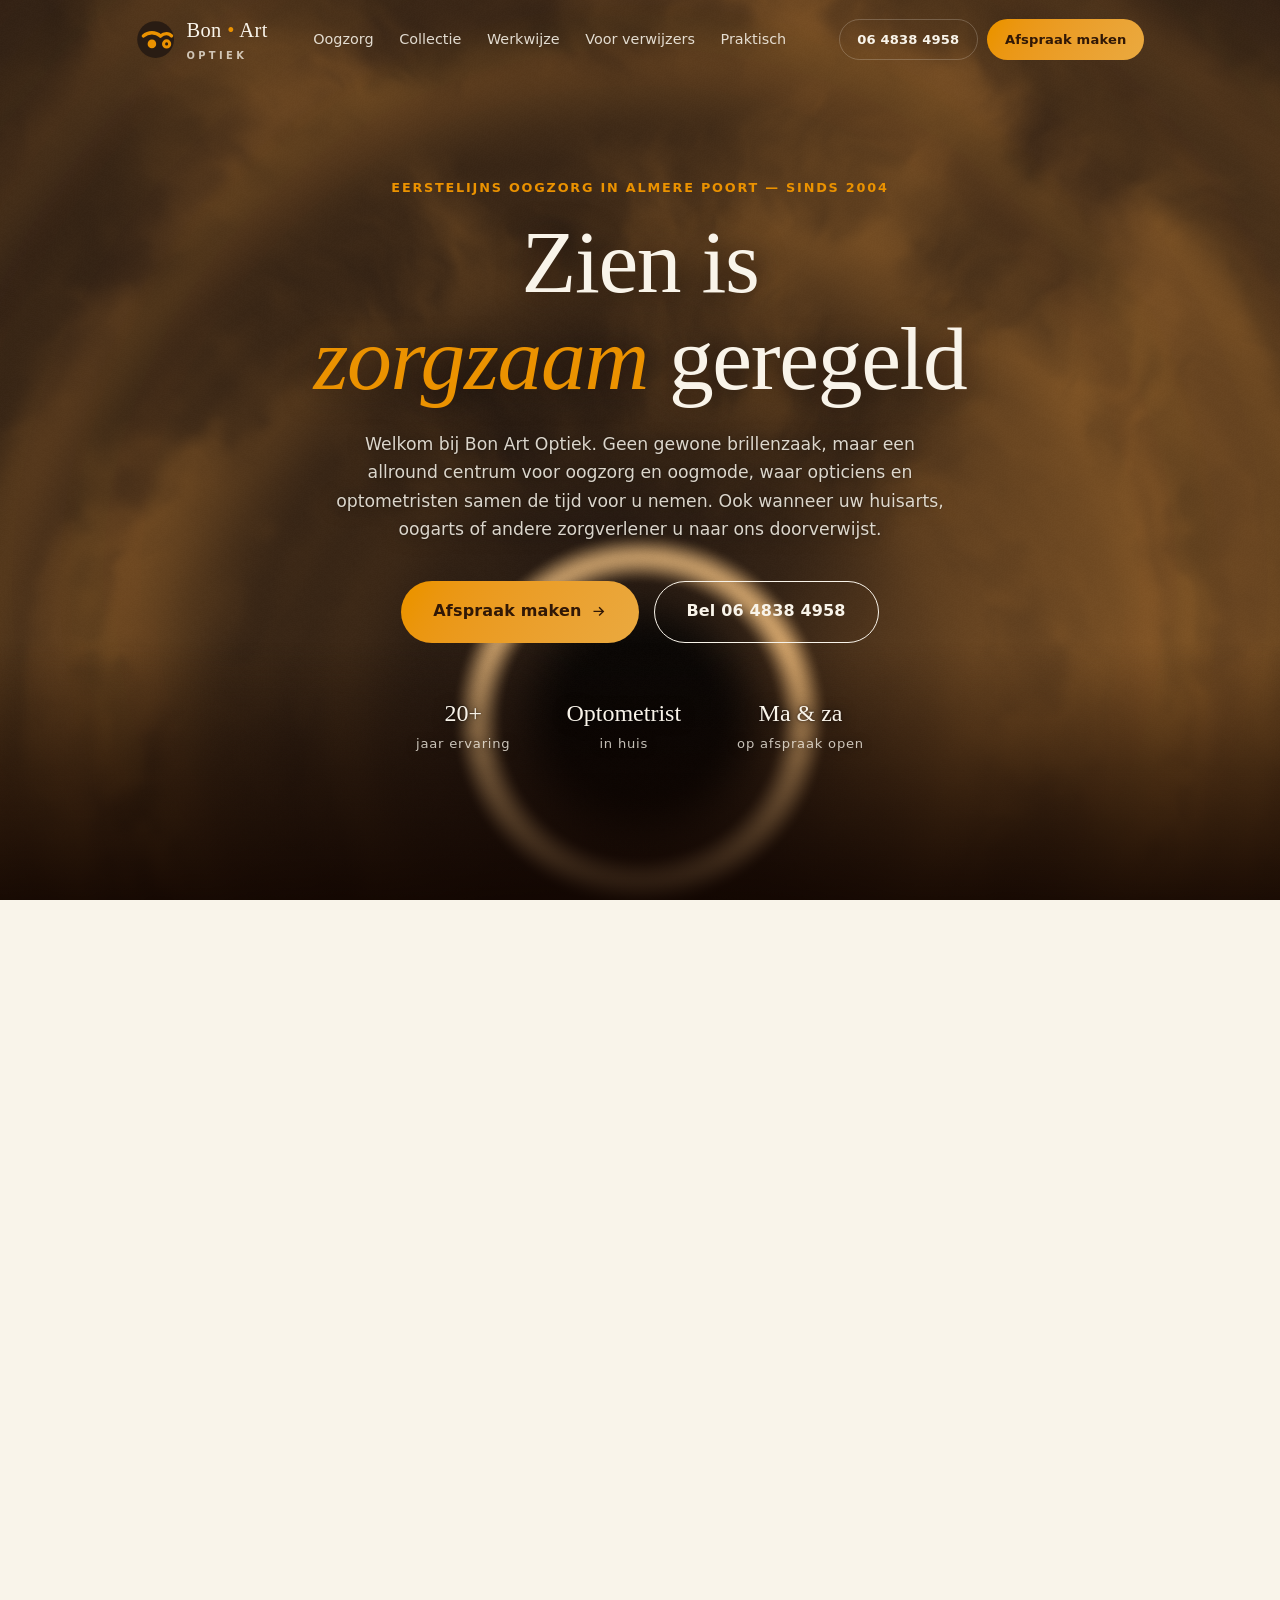
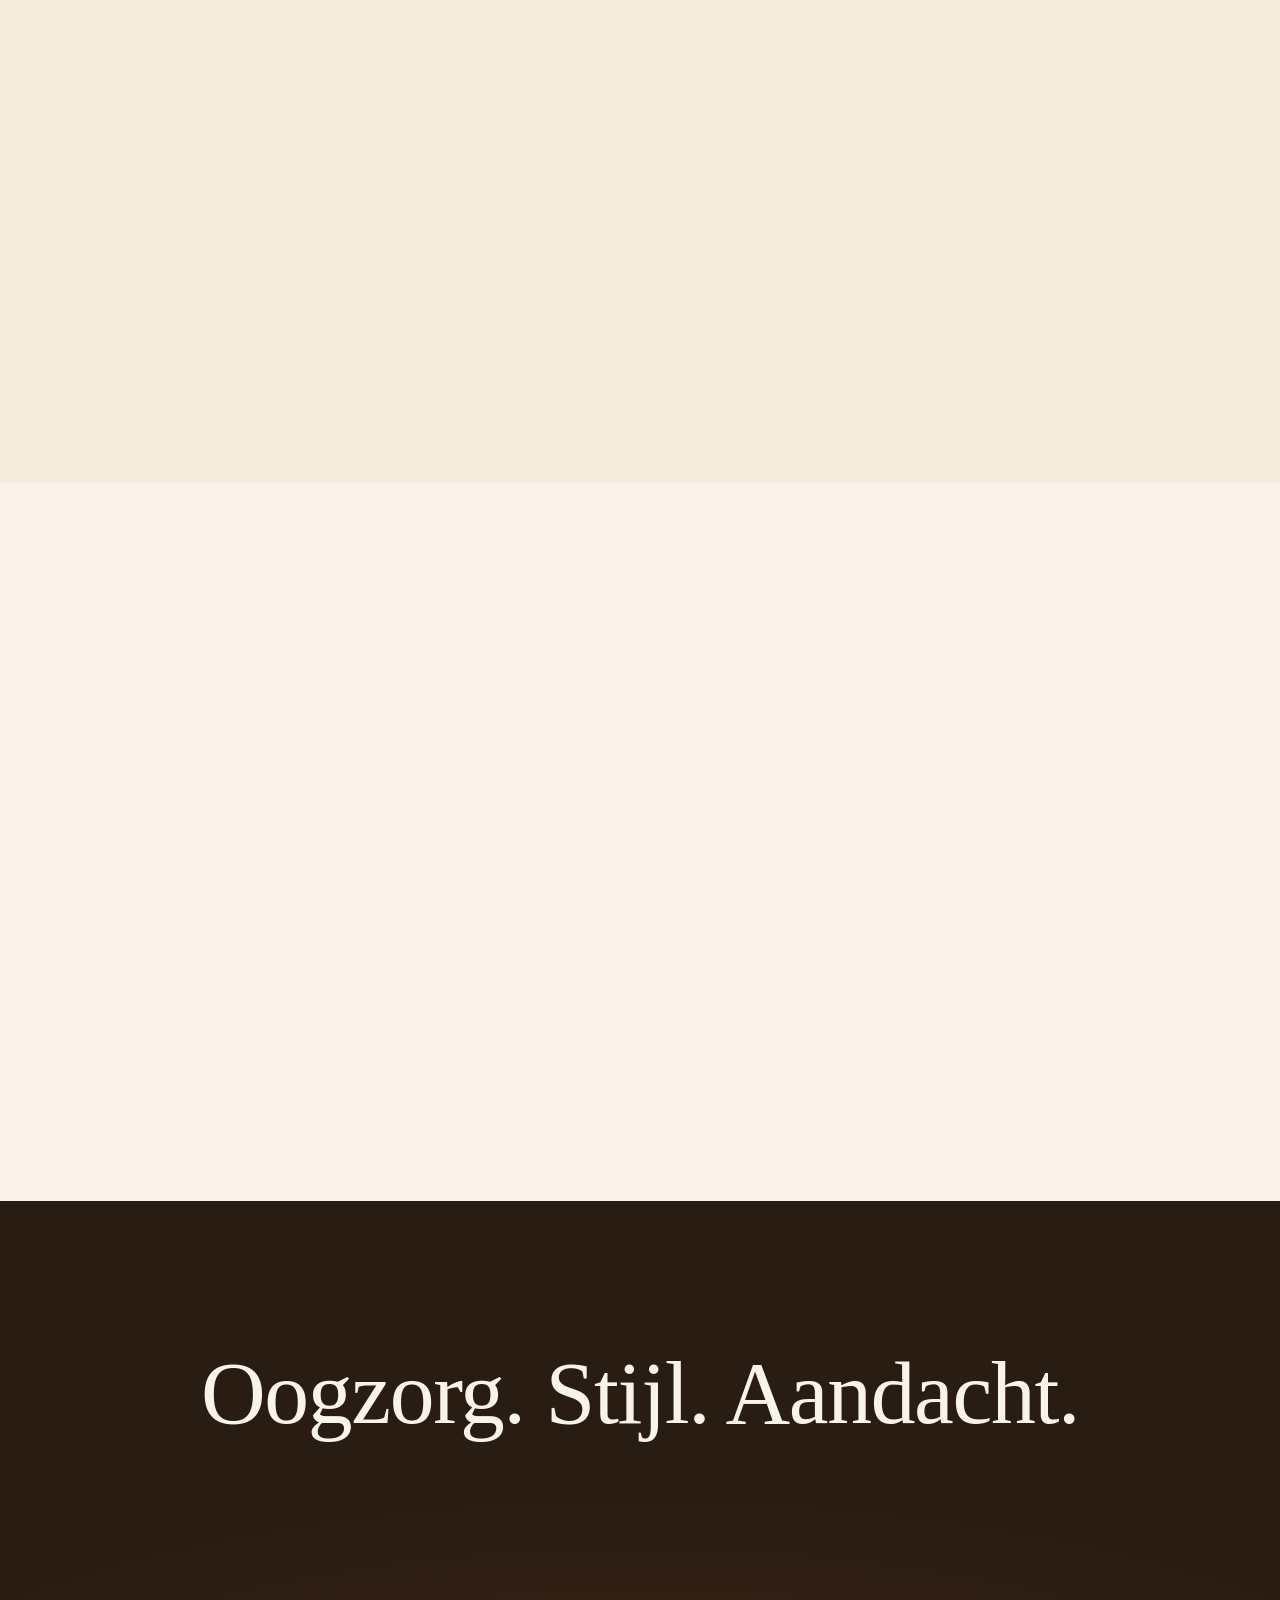
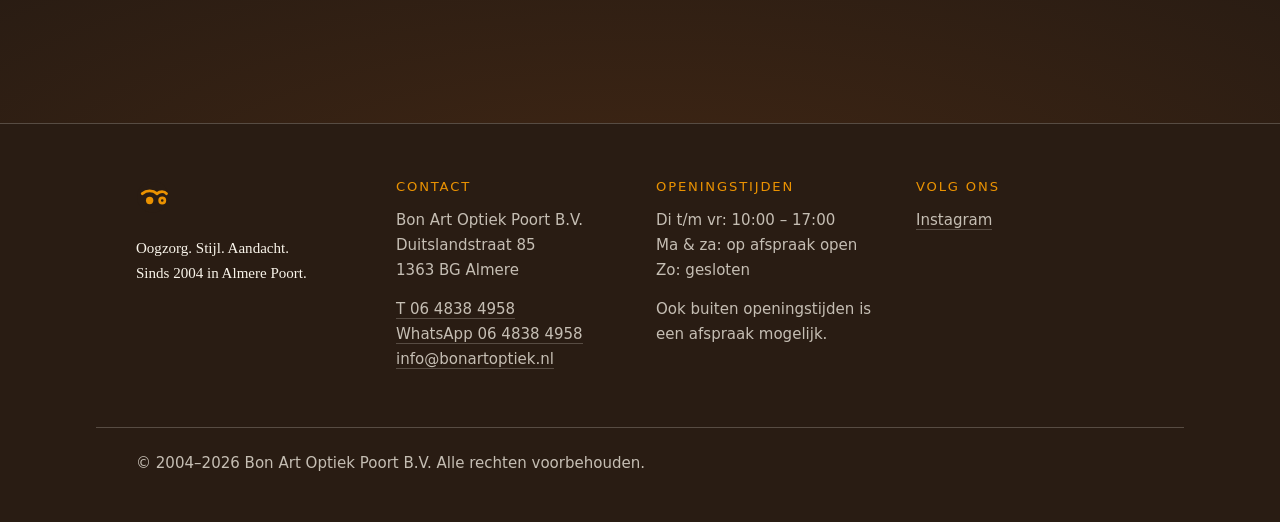
<file: v1/index.html>
<!DOCTYPE html>
<html lang="nl">
<head>
<meta charset="UTF-8">
<meta name="viewport" content="width=device-width, initial-scale=1.0">
<title>Bon Art Optiek — Oogzorg &amp; optometrie in Almere Poort</title>
<meta name="description" content="Bon Art Optiek in Almere Poort: eerstelijns oogzorg, optometrie, brillen en contactlenzen. Ook voor doorverwezen patiënten. Maak vandaag nog een afspraak — ook buiten openingstijden.">
<meta property="og:title" content="Bon Art Optiek — Oogzorg &amp; optometrie in Almere Poort">
<meta property="og:description" content="Eerstelijns oogzorg, optometrie, brillen en contactlenzen in Almere Poort. Ook voor doorverwezen patiënten. Maak eenvoudig een afspraak.">
<meta property="og:type" content="website">
<meta property="og:locale" content="nl_NL">
<link rel="icon" href="data:image/svg+xml,%3Csvg xmlns='http://www.w3.org/2000/svg' viewBox='0 0 64 64'%3E%3Ccircle cx='32' cy='32' r='30' fill='%23120c07'/%3E%3Cg fill='none' stroke='%23f0a23c' stroke-width='6' stroke-linecap='round'%3E%3Cpath d='M12 30c8-8 20-8 28 0'/%3E%3Cpath d='M40 30c6-6 14-6 18 0' /%3E%3C/g%3E%3Ccircle cx='26' cy='40' r='7' fill='%23f0a23c'/%3E%3Ccircle cx='50' cy='40' r='5' fill='none' stroke='%23f0a23c' stroke-width='5'/%3E%3C/svg%3E">
<link rel="preconnect" href="https://api.fontshare.com">
<link rel="stylesheet" href="https://api.fontshare.com/v2/css?f[]=boska@400,500,700&f[]=general-sans@400,500,600,700&display=swap">
<script type="application/ld+json">
{
  "@context": "https://schema.org",
  "@type": "Optician",
  "name": "Bon Art Optiek Poort B.V.",
  "url": "https://www.bonartoptiek.nl",
  "email": "info@bonartoptiek.nl",
  "telephone": "+31648384958",
  "foundingDate": "2004",
  "address": {
    "@type": "PostalAddress",
    "streetAddress": "Duitslandstraat 85",
    "postalCode": "1363 BG",
    "addressLocality": "Almere",
    "addressCountry": "NL"
  },
  "openingHoursSpecification": [
    { "@type": "OpeningHoursSpecification", "dayOfWeek": ["Tuesday","Wednesday","Thursday","Friday"], "opens": "10:00", "closes": "17:00" }
  ],
  "medicalSpecialty": ["Optometry"]
}
</script>
<link rel="stylesheet" href="assets/css/style.css">
</head>
<body data-cta-phone="call">

<!-- Progress -->
<div class="progress" aria-hidden="true"><span id="progressBar"></span></div>

<!-- Header -->
<header class="header" id="siteHeader">
  <div class="header-inner">
    <a href="#top" class="logo" aria-label="Bon Art Optiek — naar boven">
      <svg class="logo-mark" viewBox="0 0 64 64" fill="none" aria-hidden="true">
        <circle cx="32" cy="32" r="30" class="logo-disc"/>
        <g class="logo-brow" stroke-linecap="round">
          <path d="M12 26c8-7 20-7 28 0"/>
          <path d="M40 26c6-5 14-5 18 0"/>
        </g>
        <circle cx="26" cy="39" r="7" class="logo-dot"/>
        <circle cx="50" cy="39" r="5" class="logo-ring"/>
      </svg>
      <span class="logo-text">Bon <em>•</em> Art <small>Optiek</small></span>
    </a>
    <nav class="nav" aria-label="Hoofdmenu">
      <a href="#oogzorg">Oogzorg</a>
      <a href="#collectie">Collectie</a>
      <a href="#werkwijze">Werkwijze</a>
      <a href="#verwijzers">Voor verwijzers</a>
      <a href="#praktisch">Praktisch</a>
    </nav>
    <div class="header-cta">
      <a class="btn btn-ghost btn-sm" href="tel:+31648384958">06 4838 4958</a>
      <a class="btn btn-primary btn-sm" href="https://wa.me/31648384958?text=Beste%20Bon%20Art%20Optiek%2C%20ik%20wil%20graag%20een%20afspraak%20maken." target="_blank" rel="noopener">Afspraak maken</a>
    </div>
  </div>
</header>

<main id="top">

<!-- ============ HERO ============ -->
<section class="hero">
  <canvas id="iris" aria-hidden="true"></canvas>
  <div class="hero-inner">
    <p class="eyebrow reveal">Eerstelijns oogzorg in Almere Poort — sinds 2004</p>
    <h1 class="hero-title split-lines">Zien is<br><em>zorgzaam</em> geregeld</h1>
    <p class="hero-sub reveal">Welkom bij Bon Art Optiek. Geen gewone brillenzaak, maar een allround centrum voor oogzorg en oogmode, waar opticiens en optometristen samen de tijd voor u nemen. Ook wanneer uw huisarts, oogarts of andere zorgverlener u naar ons doorverwijst.</p>
    <div class="hero-actions reveal">
      <a class="btn btn-primary btn-lg" href="#afspraak-maken">Afspraak maken <svg class="i" viewBox="0 0 24 24" fill="none" stroke="currentColor" stroke-width="2"><path d="M5 12h14M13 6l6 6-6 6"/></svg></a>
      <a class="btn btn-outline btn-lg" href="tel:+31648384958">Bel 06 4838 4958</a>
    </div>
    <dl class="hero-facts reveal" role="list">
      <div><dt>20+</dt><dd>jaar ervaring</dd></div>
      <div><dt>Optometrist</dt><dd>in huis</dd></div>
      <div><dt>Ma & za</dt><dd>op afspraak open</dd></div>
    </dl>
  </div>
</section>

<!-- ============ INTRO ============ -->
<section class="section intro">
  <div class="wrap intro-grid">
    <div class="intro-text">
      <p class="eyebrow reveal">Ons verhaal</p>
      <h2 class="reveal">Meer dan een brillenwinkel</h2>
      <p class="lead reveal">Sinds 2004 zijn wij hét adres in Almere Poort voor oogzorg én oogmode. Wij onderzoeken en beoordelen alle oogklachten en bepalen samen met u of verder onderzoek of behandeling door de oogarts nodig is.</p>
      <p class="reveal">Bij ons werken uitsluitend experts: opticiens en optometristen met gespecialiseerde kennis van oogziekten, en klantadviseurs die bedreven zijn in het vinden van de montuur- en glasoplossing die écht bij u past. Wij leggen alles helder uit, zodat u zelf de beste keuzes kunt maken voor uw ooggezondheid. Want hoe mooi een bril ook is: de gezondheid van uw ogen staat altijd voorop.</p>
      <p class="reveal">U vindt ons aan de Duitslandstraat 85, naast de apotheek. Wij nemen graag de tijd voor u — ook buiten onze openingstijden, op afspraak.</p>
      <div class="reveal"><a class="btn btn-primary" href="#afspraak-maken">Plan uw bezoek</a></div>
    </div>
    <figure class="intro-media reveal">
      <img src="assets/img/bonart-interior.webp" alt="Sfeerbeeld van een lichte, moderne optiekpraktijk met houten presentatiemeubels vol brillen" loading="lazy">
      <figcaption>Sfeerbeeld · Bon Art Optiek, Duitslandstraat 85 in Almere Poort</figcaption>
    </figure>
  </div>
</section>

<!-- ============ DIENSTEN ============ -->
<section class="section services" id="oogzorg">
  <div class="wrap">
    <header class="section-head">
      <p class="eyebrow reveal">Wat wij voor u doen</p>
      <h2 class="reveal">Van oogtest tot complete<br>oogzorg op maat</h2>
      <p class="section-sub reveal">Wij bieden een breed scala aan ooggezondheidsdiensten — altijd met de tijd en aandacht die uw ogen verdienen.</p>
    </header>
    <div class="services-grid">
      <article class="card reveal">
        <svg class="card-ico" viewBox="0 0 24 24" fill="none" stroke="currentColor" stroke-width="1.5" aria-hidden="true"><path d="M2 12s3.5-6.5 10-6.5S22 12 22 12s-3.5 6.5-10 6.5S2 12 2 12Z"/><circle cx="12" cy="12" r="3"/></svg>
        <h3>Oogonderzoek &amp; oogtest</h3>
        <p>Grondig oogonderzoek met geavanceerde apparatuur. Wij sporen oogafwijkingen en oogziekten vroegtijdig op en beoordelen alle oogklachten zorgvuldig.</p>
      </article>
      <article class="card reveal">
        <svg class="card-ico" viewBox="0 0 24 24" fill="none" stroke="currentColor" stroke-width="1.5" aria-hidden="true"><path d="M3 12h4l3 8 4-16 3 8h4"/></svg>
        <h3>Onderzoek oogklachten</h3>
        <p>Last van wazig zicht, hoofdpijn, vermoeide ogen of dubbelbeelden? Wij onderzoeken de oorzaak en bepalen of vervolgbehandeling door de oogarts nodig is.</p>
      </article>
      <article class="card reveal">
        <svg class="card-ico" viewBox="0 0 24 24" fill="none" stroke="currentColor" stroke-width="1.5" aria-hidden="true"><path d="M2 12s3.5-6.5 10-6.5S22 12 22 12s-3.5 6.5-10 6.5S2 12 2 12Z"/><path d="m14 8-4 8"/></svg>
        <h3>Prisma-meting</h3>
        <p>Gerichte metingen voor dubbelzien en uitlijningsproblemen van de ogen. Een exacte meting is de basis van een comfortabele, correcte glascorrectie.</p>
      </article>
      <article class="card reveal">
        <svg class="card-ico" viewBox="0 0 24 24" fill="none" stroke="currentColor" stroke-width="1.5" aria-hidden="true"><circle cx="12" cy="12" r="9"/><path d="M12 7v5l3 3"/></svg>
        <h3>Controle na laserbehandeling</h3>
        <p>Wij verzorgen de nazorg en controles na een laserbehandeling, in overleg met uw behandelaar — nauwkeurig, rustig en dicht bij huis.</p>
      </article>
      <article class="card reveal">
        <svg class="card-ico" viewBox="0 0 24 24" fill="none" stroke="currentColor" stroke-width="1.5" aria-hidden="true"><path d="M4 6h16M4 12h10M4 18h6"/></svg>
        <h3>Hulpmiddelen voor slechtzienden</h3>
        <p>Aanpassing en advies over hulpmiddelen voor slechtzienden, zodat u zo lang mogelijk zelfstandig en comfortabel blijft doen wat belangrijk voor u is.</p>
      </article>
      <article class="card reveal">
        <svg class="card-ico" viewBox="0 0 24 24" fill="none" stroke="currentColor" stroke-width="1.5" aria-hidden="true"><path d="M6 3h12l2 8-8 10L4 11Z"/><path d="M4 11h16"/></svg>
        <h3>Brillen, lenzen &amp; oogdruppels</h3>
        <p>Een uitgebreid assortiment monturen, zonnebrillen, veilige en comfortabele contactlenzen en oogdruppels. Wij helpen u graag kiezen wat bij u past.</p>
      </article>
    </div>
    <div class="services-note reveal">
      <p>Wetenswaardig: Bon Art Optiek behoorde tot de eersten in het land die nieuwe, geavanceerde meetapparatuur inzette om oogziekten op te sporen. Die vooruitstrevende kijk op oogzorg dragen wij nog elke dag uit.</p>
    </div>
  </div>
</section>

<!-- ============ COLLECTIE ============ -->
<section class="section collection" id="collectie">
  <div class="wrap coll-grid">
    <figure class="coll-media reveal">
      <img src="assets/img/bonart-frame-macro.webp" alt="Sfeerbeeld: close-up van een schildpadden montuur met helder glas in warm licht" loading="lazy">
    </figure>
    <div class="coll-text">
      <p class="eyebrow reveal">Oogmode</p>
      <h2 class="reveal">Een bril die bij u past<br>— en die u past</h2>
      <p class="reveal">Een goede bril begint met een nauwkeurige meting en eindigt met een montuur dat voelt als uzelf. Onze klantadviseurs nemen de tijd: voor uw gezichtsvorm, uw levensstijl en uw budget. Zo vindt u in ons uitgebrede assortiment gegarandeerd een bril of zonnebril waar u jarenlang tevreden mee bent.</p>
      <ul class="check reveal">
        <li>Breed assortiment monturen, zonnebrillen en glazen</li>
        <li>De veiligste en meest comfortabele contactlenzen</li>
        <li>Advies afgestemd op uw gezicht, wensen en budget</li>
      </ul>
      <div class="reveal"><a class="btn btn-primary" href="#afspraak-maken">Kom kijken &amp; passen</a></div>
    </div>
  </div>
</section>

<!-- ============ WERKWIJZE ============ -->
<section class="section method" id="werkwijze">
  <div class="wrap">
    <header class="section-head">
      <p class="eyebrow reveal">Zo werkt het</p>
      <h2 class="reveal">In vier stappen naar<br>scherp en gezond zicht</h2>
    </header>
    <ol class="steps">
      <li class="reveal"><span class="step-n">1</span><div><h3>Afspraak maken</h3><p>Belt, app of kom langs. Ook maandag en zaterdag zijn wij voor u open, op afspraak — en buiten reguliere openingstijden vinden wij een moment dat u schikt.</p></div></li>
      <li class="reveal"><span class="step-n">2</span><div><h3>Ontvangst &amp; anamnese</h3><p>Wij luisteren eerst. Welke klachten, wensen of verwijzing neemt u mee? Zo weten we precies welk onderzoek nodig is.</p></div></li>
      <li class="reveal"><span class="step-n">3</span><div><h3>Onderzoek &amp; advies</h3><p>Onze optometrist onderzoekt uw ogen grondig met geavanceerde apparatuur en legt alles helder uit — in gewone woorden.</p></div></li>
      <li class="reveal"><span class="step-n">4</span><div><h3>Oplossing &amp; nazorg</h3><p>Bril, lenzen, hulpmiddel of een gerichte doorverwijzing: u weet altijd waar u aan toe bent. En wij blijven beschikbaar.</p></div></li>
    </ol>
  </div>
</section>

<!-- ============ VERWIJZERS ============ -->
<section class="section referrers" id="verwijzers">
  <div class="wrap">
    <div class="ref-card reveal">
      <div class="ref-text">
        <p class="eyebrow">Voor zorgverleners</p>
        <h2>Samen werken aan goede oogzorg</h2>
        <p>Huisartsen, oogartsen, apotheken en andere zorgverleners in de regio wijzen hun patiënten graag de weg naar Bon Art Optiek. Dat waarderen wij enorm — en daar nemen wij de verantwoordelijkheid bij. Doorverwezen patiënten kunnen bij ons terecht voor eerstelijns oogzorg, prisma-metingen, controles na laserbehandeling en aanpassing van hulpmiddelen voor slechtzienden.</p>
        <p>Verwijst u patiënten naar ons door? Dan houden wij u op de hoogte en stemmen wij het vervolgtraject samen af. Zo weet uw patiënt precies waar hij of zij staat — en u ook.</p>
        <div class="ref-actions">
          <a class="btn btn-primary" href="#afspraak-maken">Afspraak voor een patiënt</a>
          <a class="btn btn-outline" href="mailto:info@bonartoptiek.nl">info@bonartoptiek.nl</a>
        </div>
      </div>
      <figure class="ref-media">
        <img src="assets/img/bonart-optometrist.webp" alt="Sfeerbeeld van een oogonderzoek door een optometrist bij een oudere patiënt" loading="lazy">
      </figure>
    </div>
  </div>
</section>

<!-- ============ QUOTE ============ -->
<section class="section quote">
  <div class="wrap">
    <blockquote class="reveal">
      <p>Wij vinden het belangrijk dat patiënten de informatie begrijpen die wij geven, zodat zij zelf de beste keuzes kunnen maken om hun ooggezondheid te behouden en te verbeteren.</p>
      <cite>— het team van Bon Art Optiek</cite>
    </blockquote>
  </div>
</section>

<!-- ============ AFSRPRAK/CTA ============ -->
<section class="section cta" id="afspraak-maken">
  <div class="wrap">
    <div class="cta-panel reveal">
      <div class="cta-main">
        <p class="eyebrow">Afspraak maken</p>
        <h2>Wij plannen graag een moment<br>dat u schikt</h2>
        <p>Dinsdag t/m vrijdag bent u van harte welkom tussen 10.00 en 17.00 uur. Maandag en zaterdag zijn wij — en dat is echt iets anders dan gesloten — speciaal voor u open, op afspraak. En ook buiten deze tijden is een afspraak mogelijk. Kies zelf hoe u contact opneemt:</p>
        <div class="cta-options">
          <a class="cta-chip" href="https://wa.me/31648384958?text=Beste%20Bon%20Art%20Optiek%2C%20ik%20wil%20graag%20een%20afspraak%20maken." target="_blank" rel="noopener">
            <strong>WhatsApp</strong><span>Direct bericht sturen</span>
          </a>
          <a class="cta-chip" href="tel:+31648384958">
            <strong>Bellen</strong><span>06 4838 4958</span>
          </a>
          <a class="cta-chip" href="mailto:info@bonartoptiek.nl?subject=Afspraak%20maken">
            <strong>E-mail</strong><span>info@bonartoptiek.nl</span>
          </a>
        </div>
      </div>
      <div class="cta-side">
        <div class="cta-big">
          <p class="cta-big-q">Liever meteen een datum?</p>
          <a class="btn btn-primary btn-lg btn-block" href="https://wa.me/31648384958?text=Beste%20Bon%20Art%20Optiek%2C%20ik%20wil%20graag%20een%20afspraak%20maken%20op%20deze%20dag%3A" target="_blank" rel="noopener">Stuur uw voorkeursdag</a>
          <p class="cta-note">Wij nemen zo snel mogelijk contact met u op.</p>
        </div>
        <div class="cta-addr">
          <p><strong>Bon Art Optiek Poort B.V.</strong><br>
          Duitslandstraat 85<br>1363 BG Almere Poort<br>
          (naast de apotheek)</p>
          <a href="https://www.google.com/maps/dir//Duitslandstraat+85,+1363+BG+Almere/@52.3472113,5.1497883,17z/data=!4m8!4m7!1m0!1m5!1m1!1s0x47c61168dce34d91:0xf0fa8dd077cd9c68!2m2!1d5.151977!2d52.347208" target="_blank" rel="noopener">Route plannen</a>
        </div>
      </div>
    </div>
  </div>
</section>

<!-- ============ PRAKTISCH / FAQ ============ -->
<section class="section practical" id="praktisch">
  <div class="wrap practical-grid">
    <div class="hours reveal">
      <p class="eyebrow">Openingstijden</p>
      <table class="hours-table">
        <tbody>
          <tr><th scope="row">Maandag</th><td class="accent">Op afspraak voor u open</td></tr>
          <tr><th scope="row">Dinsdag</th><td>10:00 – 17:00</td></tr>
          <tr><th scope="row">Woensdag</th><td>10:00 – 17:00</td></tr>
          <tr><th scope="row">Donderdag</th><td>10:00 – 17:00</td></tr>
          <tr><th scope="row">Vrijdag</th><td>10:00 – 17:00</td></tr>
          <tr><th scope="row">Zaterdag</th><td class="accent">Op afspraak voor u open</td></tr>
          <tr><th scope="row">Zondag</th><td>Gesloten</td></tr>
        </tbody>
      </table>
      <p class="hours-note">Buiten deze tijden is een afspraak mogelijk.</p>
    </div>
    <div class="faq reveal">
      <p class="eyebrow">Veelgestelde vragen</p>
      <div class="faq-item">
        <details>
          <summary>Ik ben doorverwezen door mijn huisarts of oogarts. Wat nu?</summary>
          <p>Hartelijk welkom. Maak een afspraak en vermeld bij wie u bekend bent; wij stemmen waar nodig direct overleg af met uw verwijzer en bespreken uw situatie zorgvuldig met u.</p>
        </details>
      </div>
      <div class="faq-item">
        <details>
          <summary>Wordt mijn oogonderzoek vergoed?</summary>
          <p>Dat hangt af van uw verzekering en de reden van het onderzoek. Vraag het ons gerust bij het maken van uw afspraak: wij denken graag met u mee over de mogelijkheden.</p>
        </details>
      </div>
      <div class="faq-item">
        <details>
          <summary>Kan ik ook buiten openingstijden terecht?</summary>
          <p>Zeker. Maandag en zaterdag zijn wij speciaal op afspraak open, en ook op andere momenten is in overleg bijna altijd een passende tijd te vinden.</p>
        </details>
      </div>
      <div class="faq-item">
        <details>
          <summary>Werken jullie met de nieuwste apparatuur?</summary>
          <p>Ja. Bon Art Optiek behoorde tot de eerste opticiens in Nederland die geavanceerde oogmeetapparatuur inzette. Nauwkeurig meten is bij ons standaard — geen uitzondering.</p>
        </details>
      </div>
      <div class="faq-item">
        <details>
          <summary>Komen jullie ook buiten Almere Poort?</summary>
          <p>Patiënten en klanten uit heel Almere en omstreken — van Poort tot Stad, Buiten, Hout en verder — zijn van harte welkom. U vindt ons aan de Duitslandstraat 85, naast de apotheek.</p>
        </details>
      </div>
    </div>
  </div>
</section>

<!-- ============ FINAL ============ -->
<section class="final">
  <div class="wrap">
    <h2 class="final-title split-lines">Oogzorg. Stijl. Aandacht.</h2>
    <p class="final-sub reveal">Wij zien u graag in Almere Poort.</p>
    <div class="final-actions reveal">
      <a class="btn btn-primary btn-lg" href="https://wa.me/31648384958?text=Beste%20Bon%20Art%20Optiek%2C%20ik%20wil%20graag%20een%20afspraak%20maken." target="_blank" rel="noopener">Nu een afspraak maken</a>
    </div>
  </div>
</section>

</main>

<!-- Sticky mobile bar -->
<div class="sticky-bar" id="stickyBar">
  <a class="btn btn-ghost" href="tel:+31648384958">Bellen</a>
  <a class="btn btn-primary" href="https://wa.me/31648384958?text=Beste%20Bon%20Art%20Optiek%2C%20ik%20wil%20graag%20een%20afspraak%20maken." target="_blank" rel="noopener">WhatsApp — afspraak</a>
</div>

<footer class="footer">
  <div class="wrap footer-grid">
    <div>
      <svg class="logo-mark" viewBox="0 0 64 64" fill="none" aria-hidden="true">
        <circle cx="32" cy="32" r="30" class="logo-disc"/>
        <g class="logo-brow" stroke-linecap="round"><path d="M12 26c8-7 20-7 28 0"/><path d="M40 26c6-5 14-5 18 0"/></g>
        <circle cx="26" cy="39" r="7" class="logo-dot"/><circle cx="50" cy="39" r="5" class="logo-ring"/>
      </svg>
      <p class="footer-tag">Oogzorg. Stijl. Aandacht.<br>Sinds 2004 in Almere Poort.</p>
    </div>
    <div>
      <h3>Contact</h3>
      <p>Bon Art Optiek Poort B.V.<br>
      Duitslandstraat 85<br>1363 BG Almere</p>
      <p><a href="tel:+31648384958">T 06 4838 4958</a><br>
      <a href="https://wa.me/31648384958" target="_blank" rel="noopener">WhatsApp 06 4838 4958</a><br>
      <a href="mailto:info@bonartoptiek.nl">info@bonartoptiek.nl</a></p>
    </div>
    <div>
      <h3>Openingstijden</h3>
      <p>Di t/m vr: 10:00 – 17:00<br>Ma &amp; za: op afspraak open<br>Zo: gesloten</p>
      <p class="footer-note">Ook buiten openingstijden is een afspraak mogelijk.</p>
    </div>
    <div>
      <h3>Volg ons</h3>
      <p><a href="https://www.instagram.com/bonartoptiek/" target="_blank" rel="noopener">Instagram</a></p>
    </div>
  </div>
  <div class="wrap footer-legal">
    <p>© 2004–2026 Bon Art Optiek Poort B.V. Alle rechten voorbehouden.</p>
  </div>
</footer>

<script src="assets/js/main.js" defer></script>
<script data-pplx-inline-edit>
(function () {
  if (window === window.top) return;

  const allowedParentOrigins = ["https://www.perplexity.ai","https://perplexity.ai","https://testing.perplexity.ai","https://staging.perplexity.ai","https://*.preview.i.perplexity.ai","http://perplexity.localhost","http://localhost:1420","http://127.0.0.1:1420","http://localhost:3000","http://127.0.0.1:3000","http://localhost:5173","http://127.0.0.1:5173"];
  const MAX_FONT_BYTES = 500 * 1024;
  const MAX_TOTAL_FONT_BYTES = 2 * 1024 * 1024;
  let scrollForwarding = false;
  let scrollRaf = 0;
  let trustedTopOrigin = null;

  // Allow entries like "https://*.preview.i.perplexity.ai" — the wildcard
  // matches a single DNS label (no dots), so "https://*.foo" cannot stretch
  // across multiple labels.
  function matchesAllowedOrigin(origin) {
    if (!origin) return false;
    for (const entry of allowedParentOrigins) {
      if (!entry.includes("*")) {
        if (entry === origin) return true;
        continue;
      }
      const pattern = new RegExp(
        "^" +
          entry.replace(/[.+?^${}()|[\]\\]/g, "\\$&").replace(/\*/g, "[^.]+") +
          "$",
      );
      if (pattern.test(origin)) return true;
    }
    return false;
  }

  // Trust decision: when the sender is same-origin-visible (event.origin is a
  // real origin like https://www.perplexity.ai) we trust event.origin directly.
  // When event.origin is "null" (opaque broker srcdoc), we fall back to the
  // broker's stamped `parentOrigin` to identify the top window. The fallback
  // is claim-only — we rely on the browser's native `targetOrigin` enforcement
  // on the response path (see postToTrustedTop) to ensure replies can't be
  // delivered to anyone but the actual top window of that claimed origin.
  function getTrustedParentOrigin(event) {
    const forwardedParentOrigin =
      typeof event.data.parentOrigin === "string" ? event.data.parentOrigin : null;
    const parentOrigin = event.origin === "null" ? forwardedParentOrigin : event.origin;
    return matchesAllowedOrigin(parentOrigin) ? parentOrigin : null;
  }

  // All responses go to window.top with targetOrigin = the allowlisted origin.
  // An attacker that iframes us inside their own null-origin broker can claim
  // any parentOrigin they like, but the browser will drop the reply whenever
  // the real top's origin doesn't match — so the screenshot never leaves.
  function postToTrustedTop(message) {
    if (!trustedTopOrigin) return;
    try {
      window.top.postMessage(message, trustedTopOrigin);
    } catch (_error) {}
  }

  function inlineAll(original, clone) {
    if (original.nodeType !== 1 || clone.nodeType !== 1) return;

    try {
      const computedStyle = getComputedStyle(original);
      // cssText on a computed style is the serialized declaration in modern
      // Chromium/Safari — a single read beats enumerating ~400 longhand
      // properties. Firefox returns "" here, so we fall back on empty.
      const serialized = computedStyle.cssText;
      if (serialized) {
        clone.style.cssText = serialized;
      } else {
        const parts = new Array(computedStyle.length);
        for (let index = 0; index < computedStyle.length; index += 1) {
          const property = computedStyle[index];
          parts[index] = `${property}:${computedStyle.getPropertyValue(property)};`;
        }
        clone.style.cssText = parts.join("");
      }
    } catch (_error) {}

    const originalChildren = original.children;
    const clonedChildren = clone.children;
    for (
      let index = 0;
      index < originalChildren.length && index < clonedChildren.length;
      index += 1
    ) {
      inlineAll(originalChildren[index], clonedChildren[index]);
    }
  }

  function extractFontUrl(srcValue) {
    const matches = [
      ...srcValue.matchAll(
        /url\(["']?([^"')]+)["']?\)(?:\s*format\(["']?([^"')]+)["']?\))?/gi,
      ),
    ];
    if (matches.length === 0) return null;
    const woff2 = matches.find((m) => m[2] && m[2].toLowerCase().includes("woff2"));
    if (woff2) return woff2[1];
    const woff = matches.find((m) => m[2] && m[2].toLowerCase().includes("woff"));
    if (woff) return woff[1];
    return matches[0][1];
  }

  // Cache resolved font URL -> data URI across captures. Fonts on a page
  // essentially never change, and a batch run emits multiple captures back to
  // back — without this we'd refetch + re-base64 every time.
  const fontDataUriCache = new Map();
  const SRC_DECLARATION_RE = /src\s*:\s*[^;}]+/i;

  async function fetchAsDataUri(url) {
    if (fontDataUriCache.has(url)) return fontDataUriCache.get(url);
    let dataUri = null;
    try {
      const response = await fetch(url, { mode: "cors", credentials: "omit" });
      if (response.ok) {
        const blob = await response.blob();
        if (blob.size <= MAX_FONT_BYTES) {
          dataUri = await new Promise((resolve) => {
            const reader = new FileReader();
            reader.onloadend = () =>
              resolve(typeof reader.result === "string" ? reader.result : null);
            reader.onerror = () => resolve(null);
            reader.readAsDataURL(blob);
          });
        }
      }
    } catch (_error) {
      dataUri = null;
    }
    fontDataUriCache.set(url, dataUri);
    return dataUri;
  }

  function collectFontFaceRuleTexts() {
    const rules = [];
    for (const sheet of document.styleSheets) {
      let cssRules;
      try {
        cssRules = sheet.cssRules;
      } catch (_error) {
        continue;
      }
      if (!cssRules) continue;
      for (const rule of cssRules) {
        const cssText = rule.cssText || "";
        if (cssText.startsWith("@font-face")) rules.push(cssText);
      }
    }
    return rules;
  }

  async function buildInlinedFontCss() {
    const ruleTexts = collectFontFaceRuleTexts();
    if (ruleTexts.length === 0) return null;

    const resolved = ruleTexts.map((cssText) => {
      if (!SRC_DECLARATION_RE.test(cssText)) return null;
      const srcMatch = cssText.match(/src\s*:\s*([^;}]+)[;}]/i);
      if (!srcMatch) return null;
      const url = extractFontUrl(srcMatch[1]);
      if (!url) return null;
      try {
        return { cssText, url: new URL(url, document.baseURI).href };
      } catch (_error) {
        return null;
      }
    });

    const dataUris = await Promise.all(
      resolved.map((entry) => (entry ? fetchAsDataUri(entry.url) : Promise.resolve(null))),
    );

    const inlined = [];
    let totalBytes = 0;
    for (let index = 0; index < resolved.length; index += 1) {
      const entry = resolved[index];
      const dataUri = dataUris[index];
      if (!entry || !dataUri) continue;
      const approxBytes = dataUri.length * 0.75;
      if (totalBytes + approxBytes > MAX_TOTAL_FONT_BYTES) break;
      totalBytes += approxBytes;
      inlined.push(entry.cssText.replace(SRC_DECLARATION_RE, `src: url("${dataUri}")`));
    }
    return inlined.length > 0 ? inlined.join("\n") : null;
  }

  function stripExternal(clone) {
    const images = clone.querySelectorAll("img");
    for (let index = 0; index < images.length; index += 1) {
      const src = images[index].getAttribute("src");
      if (src && !src.startsWith("data:")) images[index].removeAttribute("src");
    }

    const elements = clone.querySelectorAll("*");
    for (let index = 0; index < elements.length; index += 1) {
      const style = elements[index].style.cssText;
      if (style && style.includes("url(")) {
        elements[index].style.cssText = style.replace(
          /url\(["']?(?!data:)[^)"']*["']?\)/gi,
          "none",
        );
      }
    }
  }

  function emitScroll() {
    scrollRaf = 0;
    if (!scrollForwarding) return;
    postToTrustedTop({
      type: "INLINE_EDIT_SCROLL",
      scrollX: window.scrollX,
      scrollY: window.scrollY,
    });
  }

  window.addEventListener(
    "scroll",
    function () {
      if (!scrollForwarding || scrollRaf) return;
      scrollRaf = requestAnimationFrame(emitScroll);
    },
    { passive: true, capture: true },
  );

  async function handleCaptureRequest(event) {
    const requestId = event.data.requestId;
    const scrollX = window.scrollX;
    const scrollY = window.scrollY;
    const width = window.innerWidth;
    const height = window.innerHeight;

    function postResult(dataUrl) {
      postToTrustedTop({
        type: "INLINE_EDIT_SCREENSHOT_RESULT",
        requestId,
        dataUrl,
        scrollX,
        scrollY,
      });
    }

    try {
      // Wait for any pending web fonts to resolve so both inline metrics and
      // the @font-face inlining below see the same loaded faces.
      if (document.fonts && document.fonts.ready) {
        try {
          await document.fonts.ready;
        } catch (_error) {}
      }

      const clone = document.documentElement.cloneNode(true);
      inlineAll(document.documentElement, clone);

      const removedNodes = clone.querySelectorAll("script,link[rel=\"stylesheet\"],style");
      for (let index = 0; index < removedNodes.length; index += 1) {
        removedNodes[index].remove();
      }

      stripExternal(clone);

      // Re-embed web fonts as data-URI @font-face rules so the SVG rasterizer
      // can resolve them — external font URLs aren't fetched during
      // foreignObject rendering, which would otherwise force a fallback face
      // and change text metrics.
      const inlinedFontCss = await buildInlinedFontCss();
      if (inlinedFontCss) {
        const styleEl = document.createElement("style");
        styleEl.textContent = inlinedFontCss;
        const head = clone.querySelector("head");
        if (head) head.appendChild(styleEl);
        else clone.insertBefore(styleEl, clone.firstChild);
      }

      const html = new XMLSerializer().serializeToString(clone);
      const svg =
        `<svg xmlns="http://www.w3.org/2000/svg" width="${width}" height="${height}">` +
        '<foreignObject width="100%" height="100%">' +
        `<div xmlns="http://www.w3.org/1999/xhtml" style="width:${width}px;height:${height}px;overflow:hidden">` +
        `<div style="position:relative;left:-${scrollX}px;top:-${scrollY}px">` +
        html +
        "</div></div></foreignObject></svg>";
      const svgUrl = `data:image/svg+xml;charset=utf-8,${encodeURIComponent(svg)}`;
      const image = new Image();
      image.onload = function () {
        const canvas = document.createElement("canvas");
        canvas.width = width;
        canvas.height = height;
        canvas.getContext("2d").drawImage(image, 0, 0);
        postResult(canvas.toDataURL("image/png"));
      };
      image.onerror = function () {
        postResult(null);
      };
      image.src = svgUrl;
    } catch (_error) {
      postResult(null);
    }
  }

  window.addEventListener("message", function (event) {
    if (!event.data) return;
    // Only accept messages from the direct parent frame. Blocks sibling /
    // unrelated-window postMessage senders that could otherwise reach us.
    if (event.source !== window.parent) return;

    const trustedParentOrigin = getTrustedParentOrigin(event);
    if (!trustedParentOrigin) return;
    trustedTopOrigin = trustedParentOrigin;

    if (event.data.type === "INLINE_EDIT_SCROLL_START") {
      scrollForwarding = true;
      emitScroll();
      return;
    }

    if (event.data.type === "INLINE_EDIT_SCROLL_STOP") {
      scrollForwarding = false;
      if (scrollRaf) cancelAnimationFrame(scrollRaf);
      scrollRaf = 0;
      return;
    }

    if (event.data.type !== "INLINE_EDIT_CAPTURE_REQUEST") return;

    handleCaptureRequest(event);
  });
})();


</script></body>
</html>
</file>
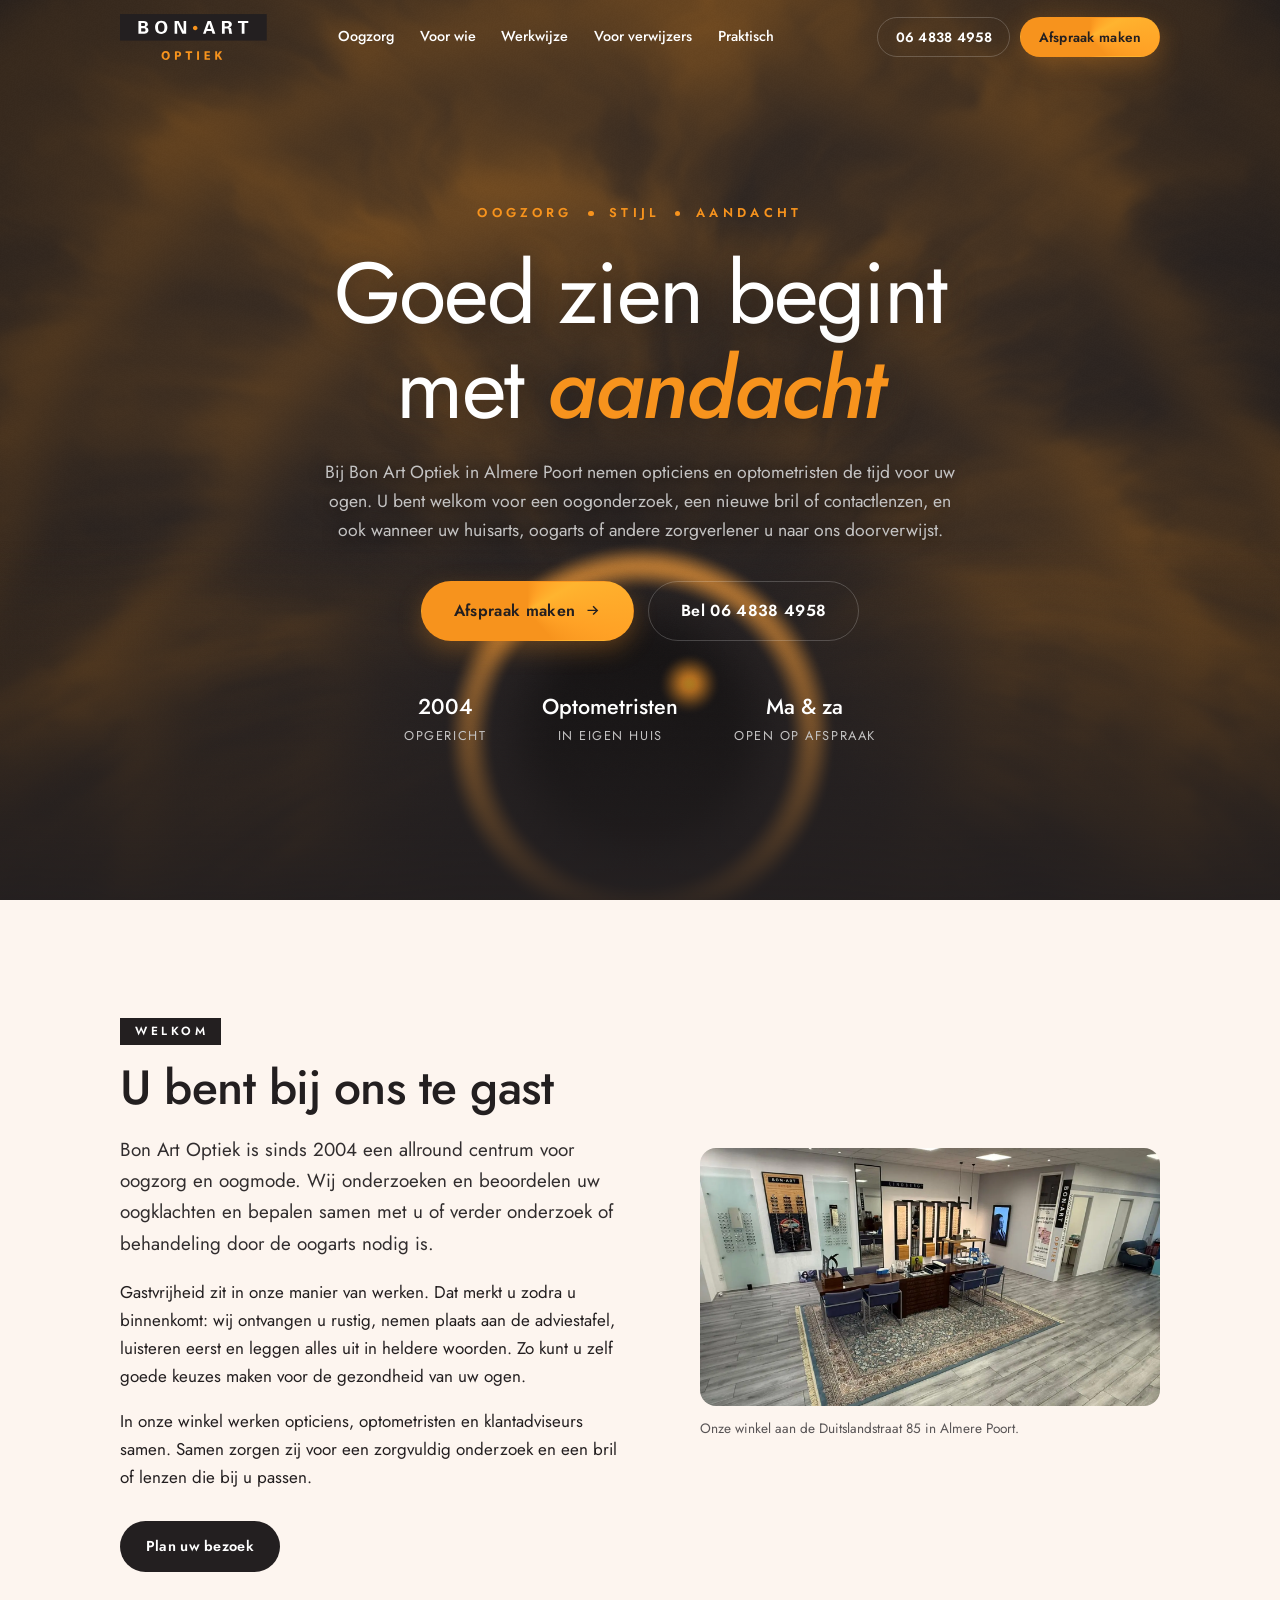
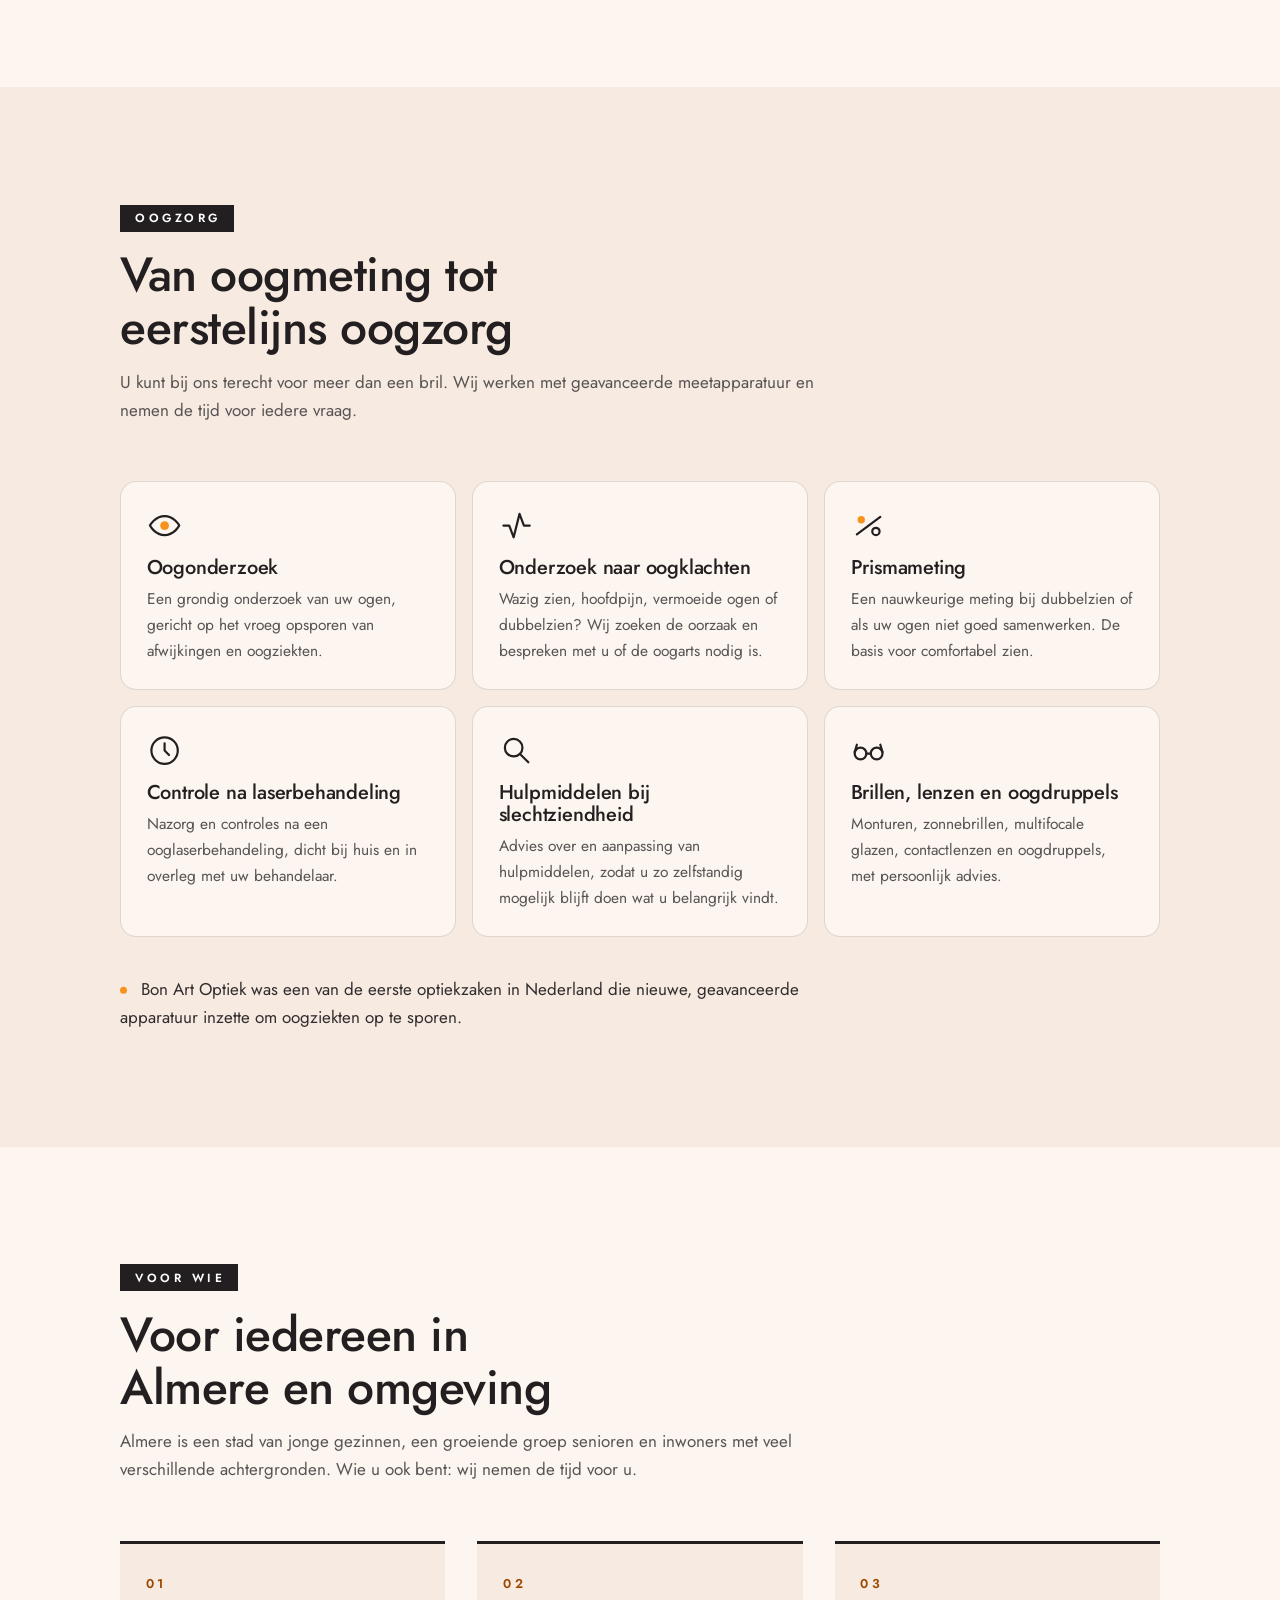
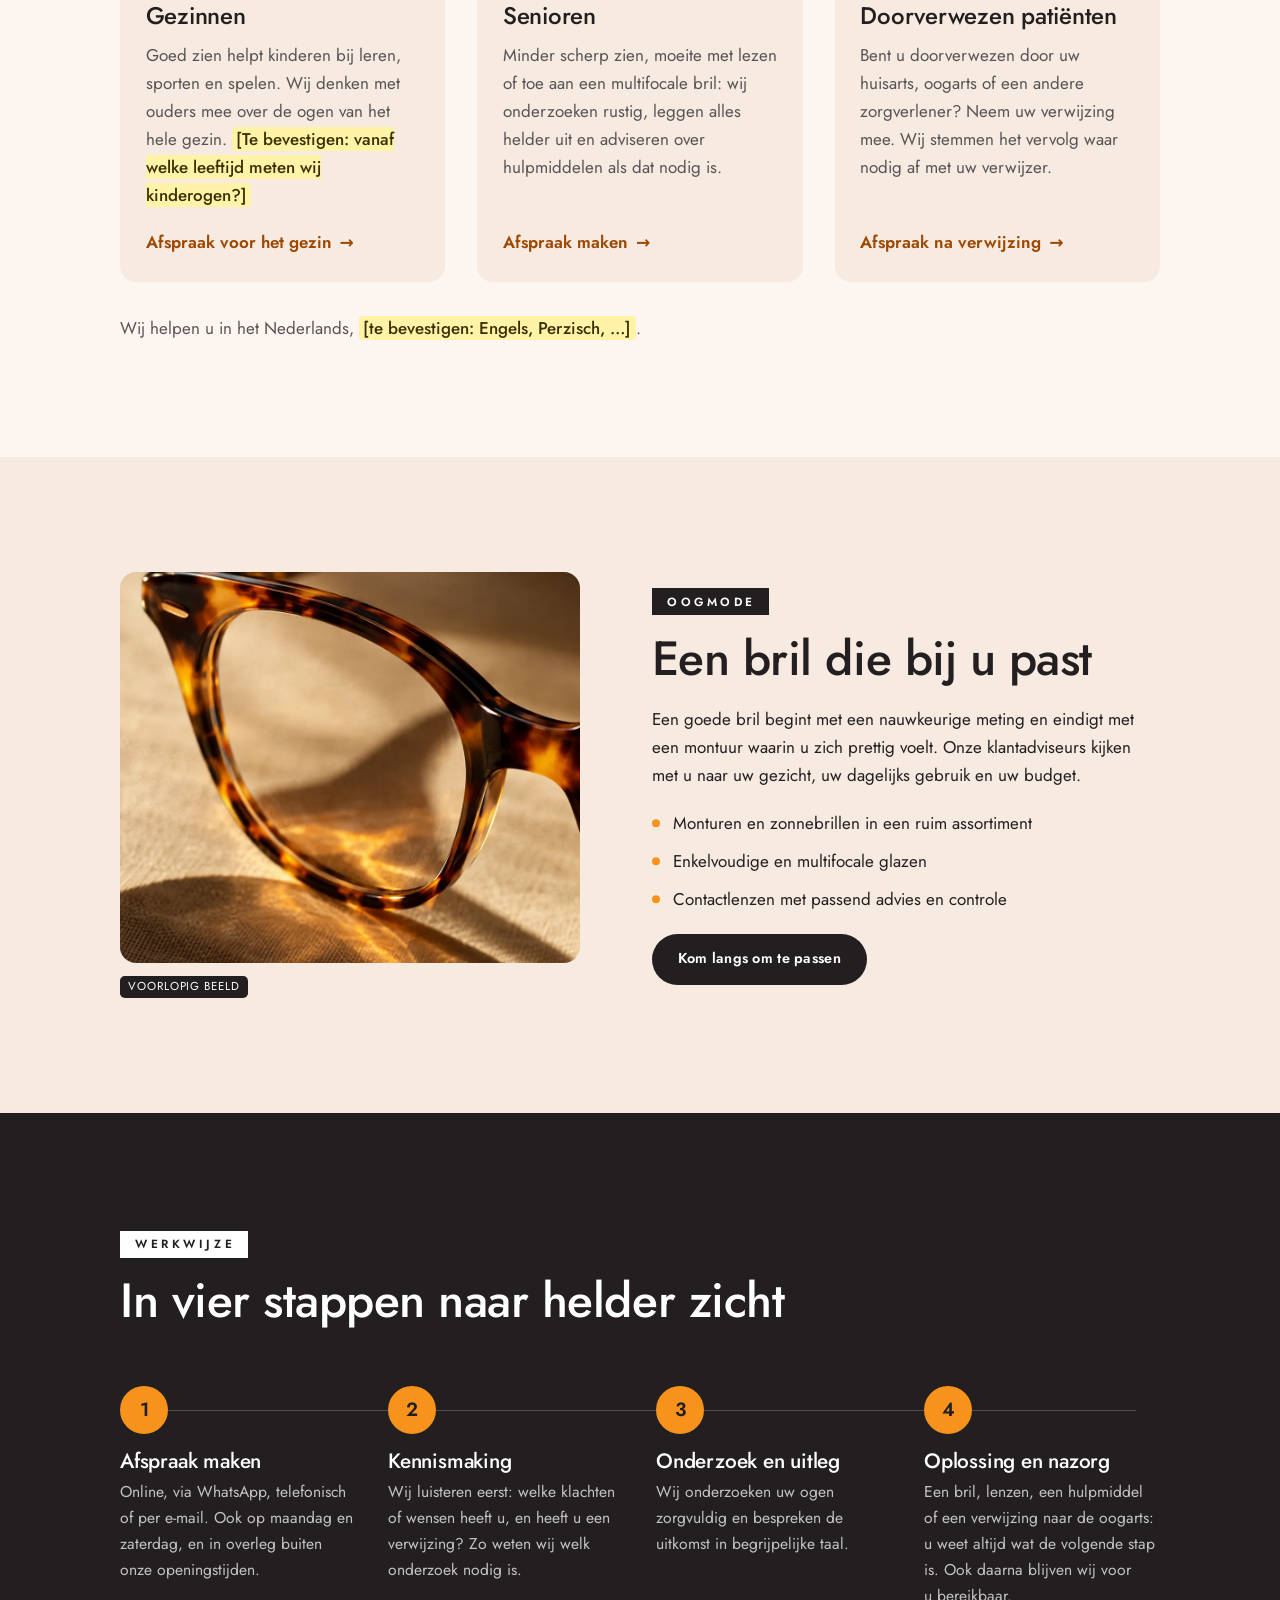
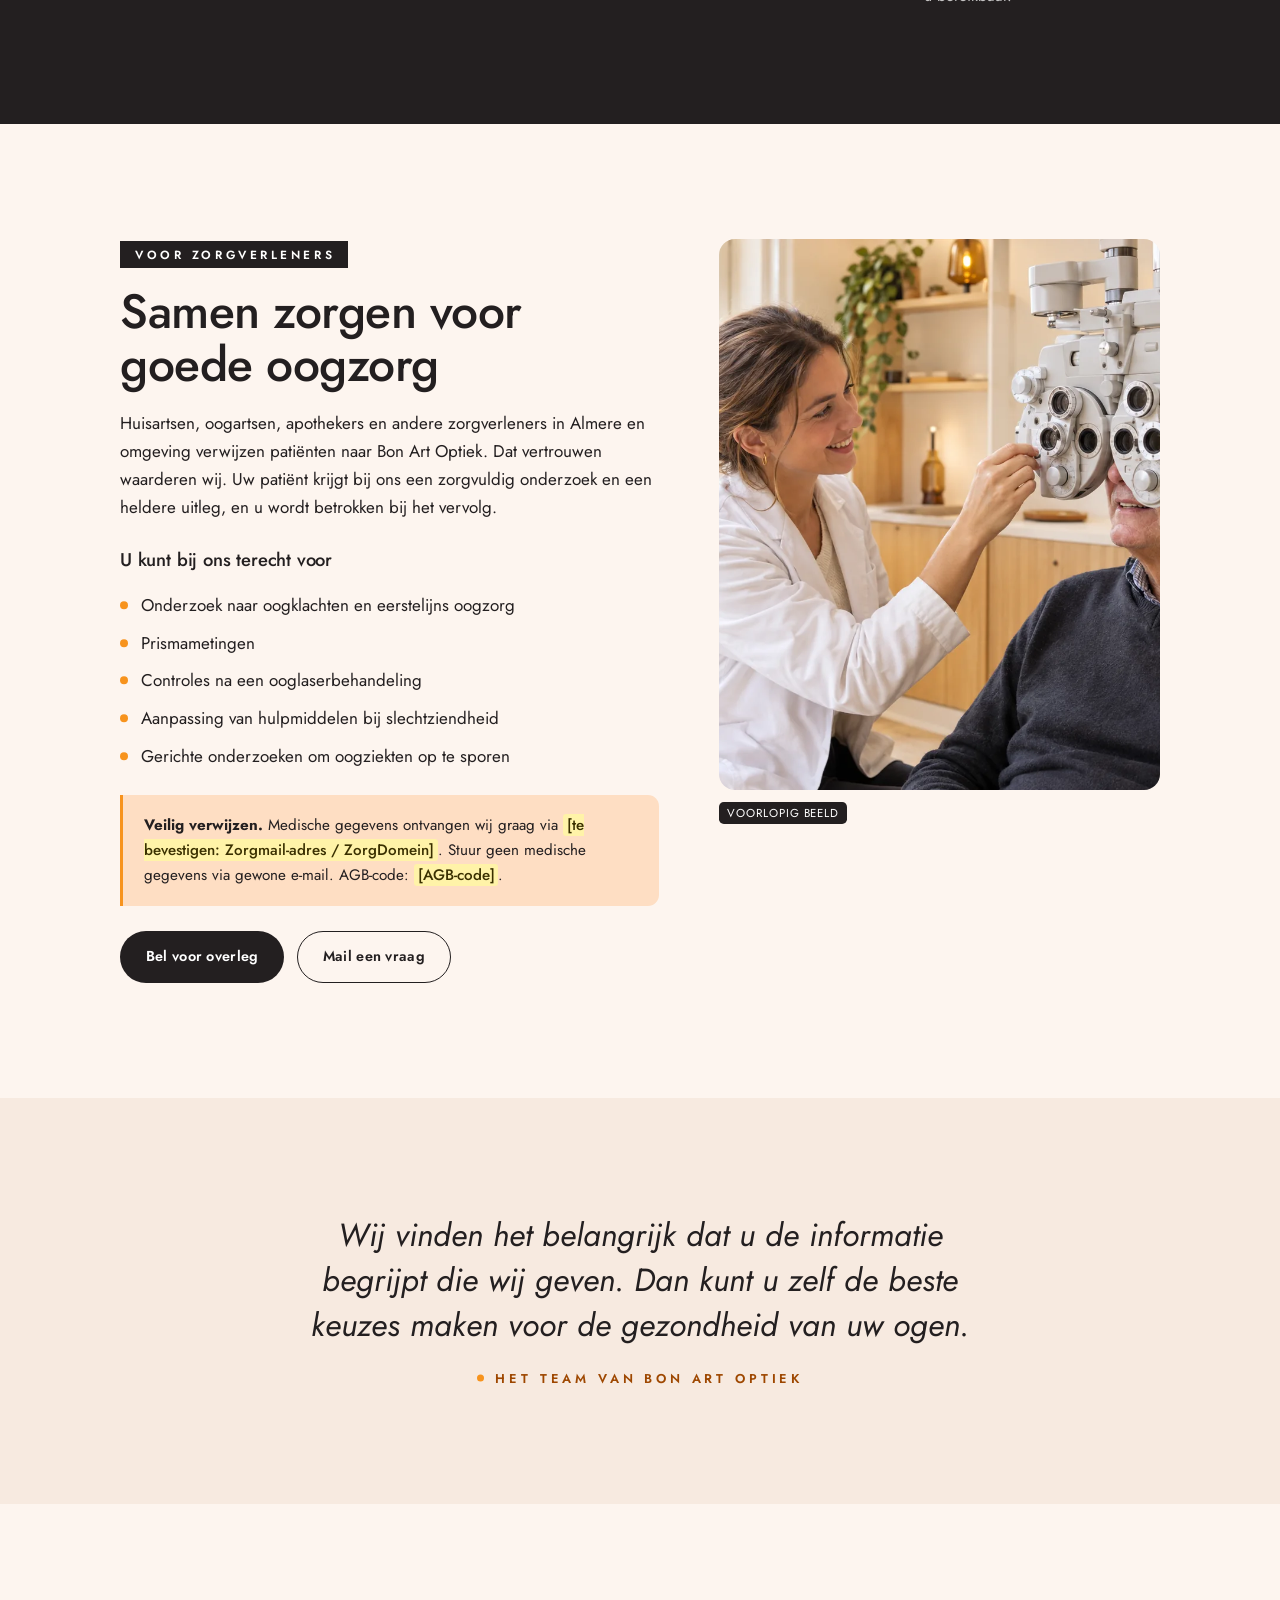
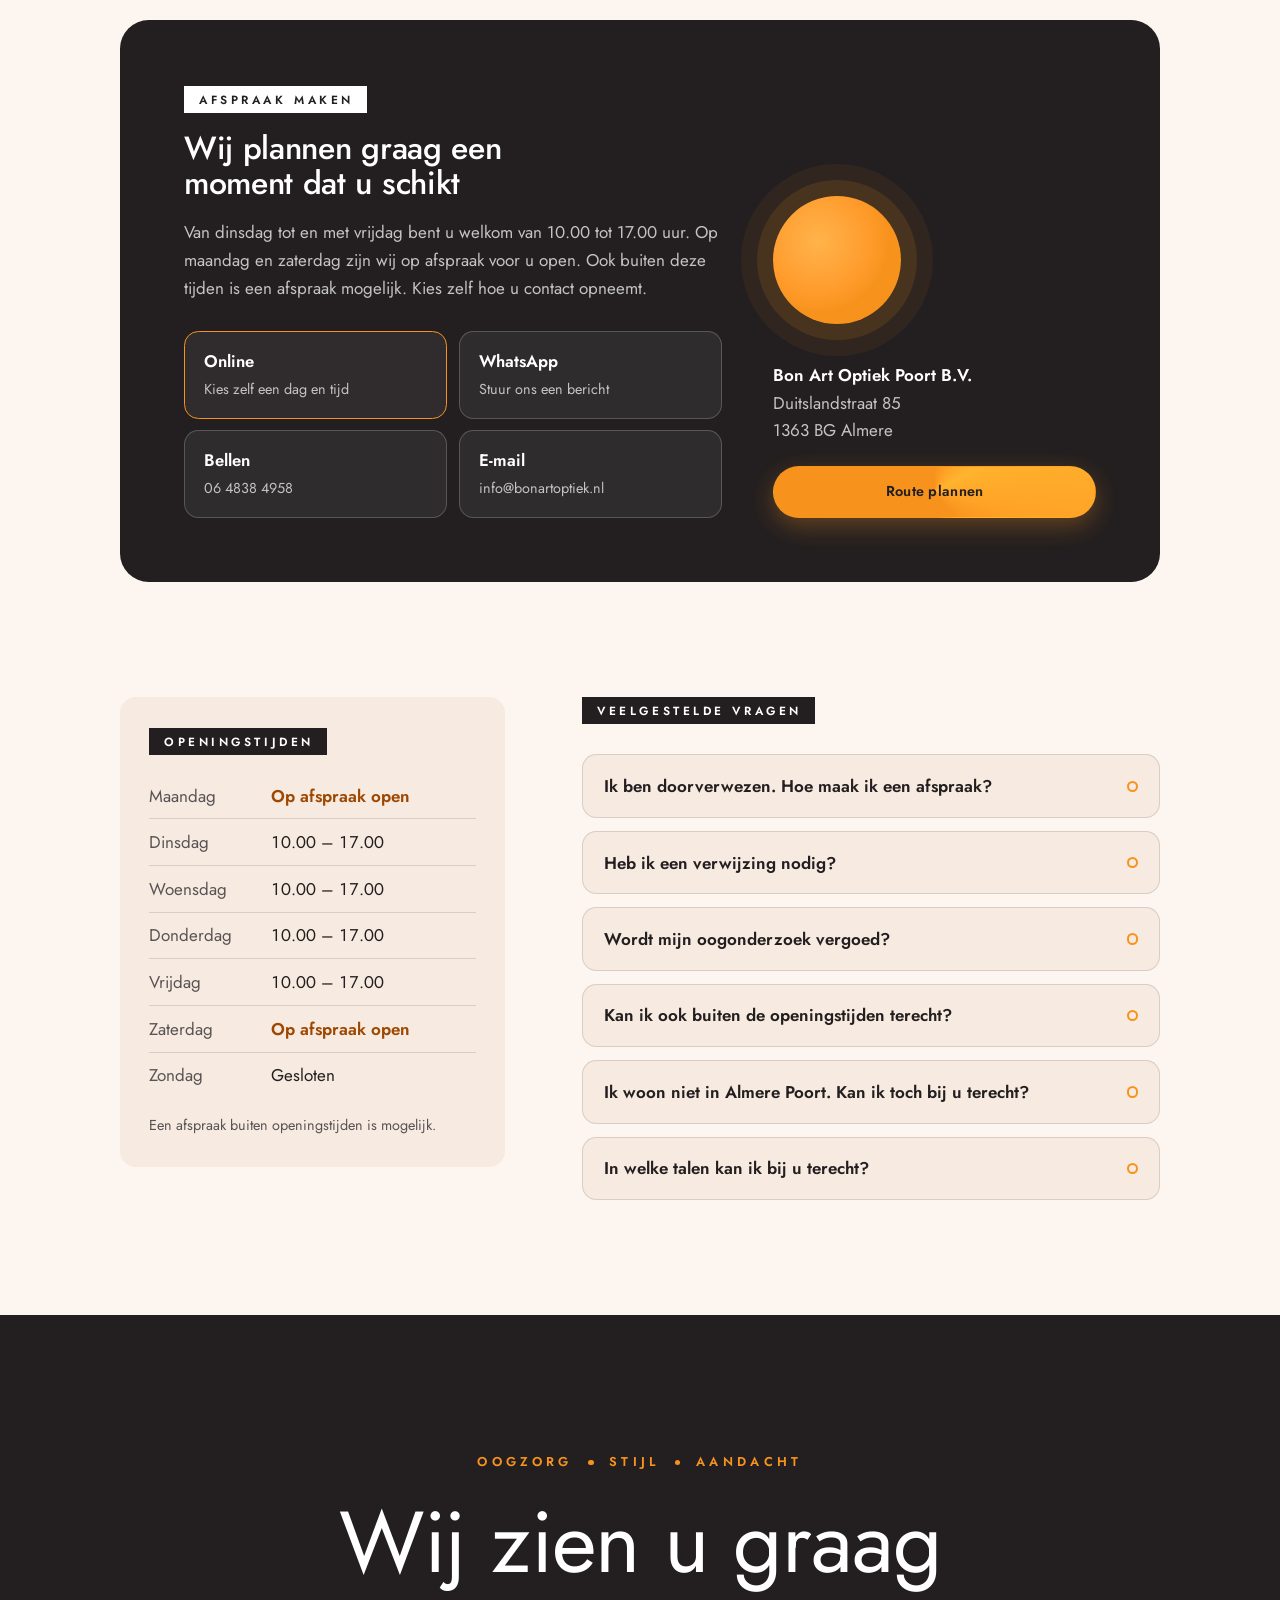
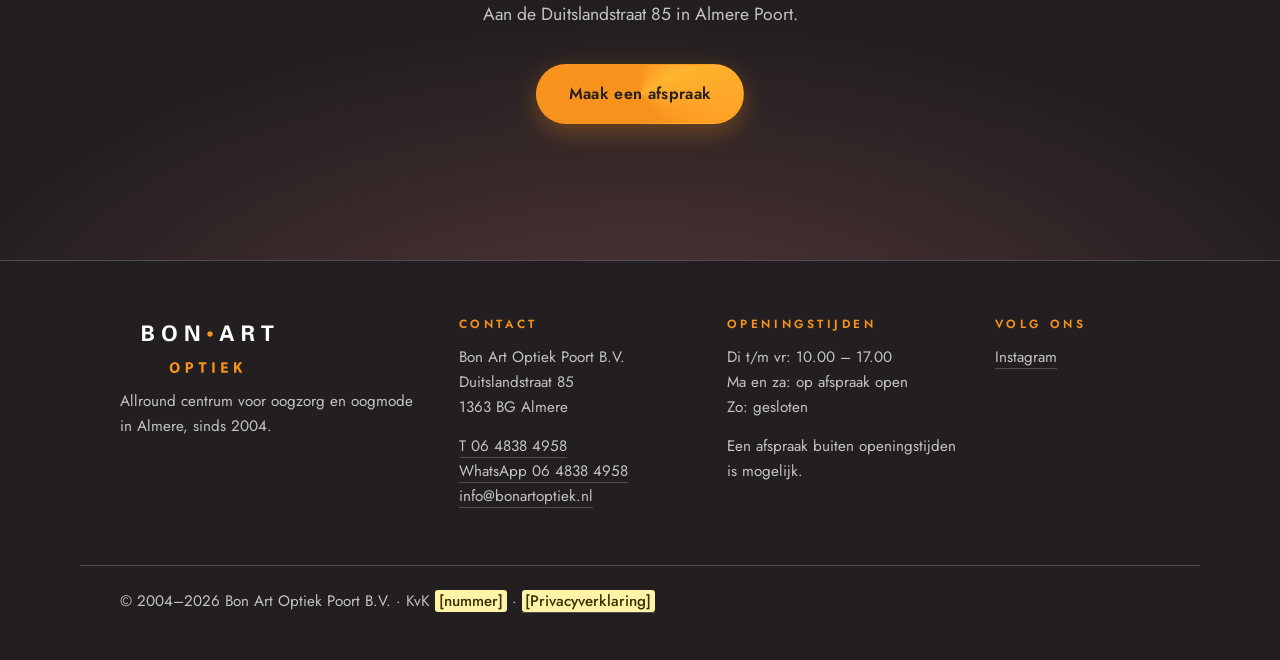
<file: v2/index.html>
<!DOCTYPE html>
<html lang="nl">
<head>
<meta charset="UTF-8">
<meta name="viewport" content="width=device-width, initial-scale=1.0">
<title>Bon Art Optiek — Oogzorg en oogmode in Almere Poort</title>
<meta name="description" content="Bon Art Optiek in Almere Poort: eerstelijns oogzorg, oogonderzoek, brillen en contactlenzen. Opticiens en optometristen die de tijd voor u nemen, ook als u bent doorverwezen. Maak eenvoudig een afspraak.">
<meta name="theme-color" content="#231f20">
<meta property="og:title" content="Bon Art Optiek — Oogzorg en oogmode in Almere Poort">
<meta property="og:description" content="Eerstelijns oogzorg, brillen en contactlenzen in Almere Poort. Ook voor doorverwezen patiënten. Maak eenvoudig een afspraak.">
<meta property="og:type" content="website">
<meta property="og:locale" content="nl_NL">
<link rel="icon" href="data:image/svg+xml,%3Csvg xmlns='http://www.w3.org/2000/svg' viewBox='0 0 64 64'%3E%3Crect width='64' height='64' rx='10' fill='%23231f20'/%3E%3Ccircle cx='32' cy='32' r='11' fill='%23f7931d'/%3E%3C/svg%3E">
<link rel="preload" href="assets/fonts/jost-latin-wght-normal.woff2" as="font" type="font/woff2" crossorigin>
<link rel="stylesheet" href="assets/css/style.css">
<script type="application/ld+json">
{
  "@context": "https://schema.org",
  "@type": "Optician",
  "name": "Bon Art Optiek Poort B.V.",
  "url": "https://www.bonartoptiek.nl",
  "logo": "https://www.bonartoptiek.nl/assets/img/logo-bonart-optiek.svg",
  "email": "info@bonartoptiek.nl",
  "telephone": "+31648384958",
  "foundingDate": "2004",
  "address": {
    "@type": "PostalAddress",
    "streetAddress": "Duitslandstraat 85",
    "postalCode": "1363 BG",
    "addressLocality": "Almere",
    "addressCountry": "NL"
  },
  "geo": { "@type": "GeoCoordinates", "latitude": 52.347208, "longitude": 5.151977 },
  "openingHoursSpecification": [
    { "@type": "OpeningHoursSpecification", "dayOfWeek": ["Tuesday","Wednesday","Thursday","Friday"], "opens": "10:00", "closes": "17:00" }
  ],
  "areaServed": { "@type": "City", "name": "Almere" },
  "sameAs": ["https://www.instagram.com/bonartoptiek/"]
}
</script>
<script src="assets/js/main.js" defer></script>
</head>
<body>

<a class="skip" href="#inhoud">Direct naar de inhoud</a>

<div class="progress" aria-hidden="true"><span></span></div>

<!-- ================= HEADER ================= -->
<header class="header" id="siteHeader">
  <div class="header-inner">
    <a href="#top" class="logo" aria-label="Bon Art Optiek — naar het begin van de pagina">
      <img src="assets/img/logo-bonart-optiek.svg" alt="Bon Art Optiek" width="1721" height="542">
    </a>

    <nav class="nav" aria-label="Hoofdmenu">
      <a href="#oogzorg">Oogzorg</a>
      <a href="#voor-wie">Voor wie</a>
      <a href="#werkwijze">Werkwijze</a>
      <a href="#verwijzers">Voor verwijzers</a>
      <a href="#praktisch">Praktisch</a>
    </nav>

    <div class="header-cta">
      <a class="btn btn-line btn-sm hide-sm" href="tel:+31648384958">06 4838 4958</a>
      <a class="btn btn-primary btn-sm" href="#afspraak">Afspraak maken</a>
      <button class="menu-btn" type="button" popovertarget="menu" aria-label="Menu openen">
        <span></span><span></span>
      </button>
    </div>
  </div>
</header>

<!-- Mobiel menu (native popover, geen JS nodig om te openen) -->
<nav id="menu" class="menu" popover aria-label="Mobiel menu">
  <button class="menu-close" type="button" popovertarget="menu" popovertargetaction="hide" aria-label="Menu sluiten">Sluiten</button>
  <a href="#oogzorg">Oogzorg</a>
  <a href="#voor-wie">Voor wie</a>
  <a href="#werkwijze">Werkwijze</a>
  <a href="#verwijzers">Voor verwijzers</a>
  <a href="#praktisch">Openingstijden &amp; route</a>
  <a class="btn btn-primary" href="#afspraak">Afspraak maken</a>
  <a class="menu-tel" href="tel:+31648384958">Bel 06 4838 4958</a>
</nav>

<main id="top">

<!-- ================= HERO ================= -->
<section class="hero" aria-labelledby="hero-title">
  <canvas id="iris" aria-hidden="true"></canvas>
  <div class="hero-inner" id="inhoud">
    <p class="kicker">Oogzorg <i class="dot"></i> Stijl <i class="dot"></i> Aandacht</p>
    <h1 class="hero-title" id="hero-title">Goed zien begint<br>met <em>aandacht</em></h1>
    <p class="hero-sub">Bij Bon Art Optiek in Almere Poort nemen opticiens en optometristen de tijd voor uw ogen. U bent welkom voor een oogonderzoek, een nieuwe bril of contactlenzen, en ook wanneer uw huisarts, oogarts of andere zorgverlener u naar ons doorverwijst.</p>
    <div class="hero-actions">
      <a class="btn btn-primary btn-lg" href="#afspraak">Afspraak maken
        <svg class="i" viewBox="0 0 24 24" fill="none" stroke="currentColor" stroke-width="2" aria-hidden="true"><path d="M5 12h14M13 6l6 6-6 6"/></svg></a>
      <a class="btn btn-line btn-lg" href="tel:+31648384958">Bel 06 4838 4958</a>
    </div>
    <ul class="hero-facts">
      <li><strong>2004</strong><span>opgericht</span></li>
      <li><strong>Optometristen</strong><span>in eigen huis</span></li>
      <li><strong>Ma &amp; za</strong><span>open op afspraak</span></li>
    </ul>
  </div>
</section>

<!-- ================= WELKOM / GASTVRIJHEID ================= -->
<section class="section welcome" aria-labelledby="welkom-title">
  <div class="wrap welcome-grid">
    <div class="welcome-text">
      <p class="label reveal">Welkom</p>
      <h2 id="welkom-title" class="reveal">U bent bij ons te gast</h2>
      <p class="lead reveal">Bon Art Optiek is sinds 2004 een allround centrum voor oogzorg en oogmode. Wij onderzoeken en beoordelen uw oogklachten en bepalen samen met u of verder onderzoek of behandeling door de oogarts nodig is.</p>
      <p class="reveal">Gastvrijheid zit in onze manier van werken. Dat merkt u zodra u binnenkomt: wij ontvangen u rustig, nemen plaats aan de adviestafel, luisteren eerst en leggen alles uit in heldere woorden. Zo kunt u zelf goede keuzes maken voor de gezondheid van uw ogen.</p>
      <p class="reveal">In onze winkel werken opticiens, optometristen en klantadviseurs samen. Samen zorgen zij voor een zorgvuldig onderzoek en een bril of lenzen die bij u passen.</p>
      <div class="reveal"><a class="btn btn-dark" href="#afspraak">Plan uw bezoek</a></div>
    </div>
    <figure class="welcome-media reveal">
      <img src="assets/img/bonart-interieur.webp" alt="De winkel van Bon Art Optiek: een ruime adviestafel op een Perzisch tapijt, met brillenwanden en de Lindberg-collectie" width="1600" height="900" loading="lazy" decoding="async">
      <figcaption>Onze winkel aan de Duitslandstraat 85 in Almere Poort.</figcaption>
    </figure>
  </div>
</section>

<!-- ================= OOGZORG ================= -->
<section class="section services" id="oogzorg" aria-labelledby="oogzorg-title">
  <div class="wrap">
    <header class="section-head">
      <p class="label reveal">Oogzorg</p>
      <h2 id="oogzorg-title" class="reveal">Van oogmeting tot eerstelijns oogzorg</h2>
      <p class="section-sub reveal">U kunt bij ons terecht voor meer dan een bril. Wij werken met geavanceerde meetapparatuur en nemen de tijd voor iedere vraag.</p>
    </header>
    <div class="services-grid">
      <article class="card reveal">
        <svg class="card-ico" viewBox="0 0 24 24" aria-hidden="true"><path d="M2 12s3.5-6.5 10-6.5S22 12 22 12s-3.5 6.5-10 6.5S2 12 2 12Z"/><circle cx="12" cy="12" r="3" class="fill"/></svg>
        <div><h3>Oogonderzoek</h3>
        <p>Een grondig onderzoek van uw ogen, gericht op het vroeg opsporen van afwijkingen en oogziekten.</p></div>
      </article>
      <article class="card reveal">
        <svg class="card-ico" viewBox="0 0 24 24" aria-hidden="true"><path d="M3 12h4l3 8 4-16 3 8h4"/></svg>
        <div><h3>Onderzoek naar oogklachten</h3>
        <p>Wazig zien, hoofdpijn, vermoeide ogen of dubbelzien? Wij zoeken de oorzaak en bespreken met u of de oogarts nodig is.</p></div>
      </article>
      <article class="card reveal">
        <svg class="card-ico" viewBox="0 0 24 24" aria-hidden="true"><path d="M4 18 20 6"/><circle cx="7" cy="8" r="2.5" class="fill"/><circle cx="17" cy="16" r="2.5"/></svg>
        <div><h3>Prismameting</h3>
        <p>Een nauwkeurige meting bij dubbelzien of als uw ogen niet goed samenwerken. De basis voor comfortabel zien.</p></div>
      </article>
      <article class="card reveal">
        <svg class="card-ico" viewBox="0 0 24 24" aria-hidden="true"><circle cx="12" cy="12" r="9"/><path d="M12 7v5l3 3"/></svg>
        <div><h3>Controle na laserbehandeling</h3>
        <p>Nazorg en controles na een ooglaserbehandeling, dicht bij huis en in overleg met uw behandelaar.</p></div>
      </article>
      <article class="card reveal">
        <svg class="card-ico" viewBox="0 0 24 24" aria-hidden="true"><circle cx="10" cy="10" r="6"/><path d="m15 15 5 5"/></svg>
        <div><h3>Hulpmiddelen bij slechtziendheid</h3>
        <p>Advies over en aanpassing van hulpmiddelen, zodat u zo zelfstandig mogelijk blijft doen wat u belangrijk vindt.</p></div>
      </article>
      <article class="card reveal">
        <svg class="card-ico" viewBox="0 0 24 24" aria-hidden="true"><circle cx="6.5" cy="14" r="4"/><circle cx="17.5" cy="14" r="4"/><path d="M10.5 14h3M2.5 13 4 8M21.5 13 20 8"/></svg>
        <div><h3>Brillen, lenzen en oogdruppels</h3>
        <p>Monturen, zonnebrillen, multifocale glazen, contactlenzen en oogdruppels, met persoonlijk advies.</p></div>
      </article>
    </div>
    <p class="services-note reveal"><i class="dot"></i> Bon Art Optiek was een van de eerste optiekzaken in Nederland die nieuwe, geavanceerde apparatuur inzette om oogziekten op te sporen.</p>
  </div>
</section>

<!-- ================= VOOR WIE ================= -->
<section class="section audience" id="voor-wie" aria-labelledby="voorwie-title">
  <div class="wrap">
    <header class="section-head">
      <p class="label reveal">Voor wie</p>
      <h2 id="voorwie-title" class="reveal">Voor iedereen in Almere en omgeving</h2>
      <p class="section-sub reveal">Almere is een stad van jonge gezinnen, een groeiende groep senioren en inwoners met veel verschillende achtergronden. Wie u ook bent: wij nemen de tijd voor u.</p>
    </header>
    <div class="audience-grid">
      <article class="aud reveal">
        <p class="aud-n">01</p>
        <h3>Gezinnen</h3>
        <p>Goed zien helpt kinderen bij leren, sporten en spelen. Wij denken met ouders mee over de ogen van het hele gezin. <mark class="ph">[Te bevestigen: vanaf welke leeftijd meten wij kinderogen?]</mark></p>
        <a class="link" href="#afspraak">Afspraak voor het gezin</a>
      </article>
      <article class="aud reveal">
        <p class="aud-n">02</p>
        <h3>Senioren</h3>
        <p>Minder scherp zien, moeite met lezen of toe aan een multifocale bril: wij onderzoeken rustig, leggen alles helder uit en adviseren over hulpmiddelen als dat nodig is.</p>
        <a class="link" href="#afspraak">Afspraak maken</a>
      </article>
      <article class="aud reveal">
        <p class="aud-n">03</p>
        <h3>Doorverwezen patiënten</h3>
        <p>Bent u doorverwezen door uw huisarts, oogarts of een andere zorgverlener? Neem uw verwijzing mee. Wij stemmen het vervolg waar nodig af met uw verwijzer.</p>
        <a class="link" href="#afspraak">Afspraak na verwijzing</a>
      </article>
    </div>
    <p class="languages reveal">Wij helpen u in het Nederlands, <mark class="ph">[te bevestigen: Engels, Perzisch, …]</mark>.</p>
  </div>
</section>

<!-- ================= COLLECTIE ================= -->
<section class="section collection" id="collectie" aria-labelledby="collectie-title">
  <div class="wrap coll-grid">
    <figure class="coll-media reveal">
      <img src="assets/img/bonart-frame-macro.webp" alt="Voorlopige sfeerafbeelding van een montuur" width="1200" height="1020" loading="lazy" decoding="async">
      <figcaption><span class="tag">Voorlopig beeld</span></figcaption>
    </figure>
    <div class="coll-text">
      <p class="label reveal">Oogmode</p>
      <h2 id="collectie-title" class="reveal">Een bril die bij u past</h2>
      <p class="reveal">Een goede bril begint met een nauwkeurige meting en eindigt met een montuur waarin u zich prettig voelt. Onze klantadviseurs kijken met u naar uw gezicht, uw dagelijks gebruik en uw budget.</p>
      <ul class="dots reveal">
        <li>Monturen en zonnebrillen in een ruim assortiment</li>
        <li>Enkelvoudige en multifocale glazen</li>
        <li>Contactlenzen met passend advies en controle</li>
      </ul>
      <div class="reveal"><a class="btn btn-dark" href="#afspraak">Kom langs om te passen</a></div>
    </div>
  </div>
</section>

<!-- ================= WERKWIJZE ================= -->
<section class="section method" id="werkwijze" aria-labelledby="werkwijze-title">
  <div class="wrap">
    <header class="section-head">
      <p class="label label-on-dark reveal">Werkwijze</p>
      <h2 id="werkwijze-title" class="reveal">In vier stappen naar helder zicht</h2>
    </header>
    <ol class="steps">
      <li class="reveal"><span class="step-n" aria-hidden="true">1</span><div><h3>Afspraak maken</h3><p>Online, via WhatsApp, telefonisch of per e-mail. Ook op maandag en zaterdag, en in overleg buiten onze openingstijden.</p></div></li>
      <li class="reveal"><span class="step-n" aria-hidden="true">2</span><div><h3>Kennismaking</h3><p>Wij luisteren eerst: welke klachten of wensen heeft u, en heeft u een verwijzing? Zo weten wij welk onderzoek nodig is.</p></div></li>
      <li class="reveal"><span class="step-n" aria-hidden="true">3</span><div><h3>Onderzoek en uitleg</h3><p>Wij onderzoeken uw ogen zorgvuldig en bespreken de uitkomst in begrijpelijke taal.</p></div></li>
      <li class="reveal"><span class="step-n" aria-hidden="true">4</span><div><h3>Oplossing en nazorg</h3><p>Een bril, lenzen, een hulpmiddel of een verwijzing naar de oogarts: u weet altijd wat de volgende stap is. Ook daarna blijven wij voor u bereikbaar.</p></div></li>
    </ol>
  </div>
</section>

<!-- ================= VERWIJZERS ================= -->
<section class="section referrers" id="verwijzers" aria-labelledby="verwijzers-title">
  <div class="wrap">
    <div class="ref-card">
      <div class="ref-text">
        <p class="label reveal">Voor zorgverleners</p>
        <h2 id="verwijzers-title" class="reveal">Samen zorgen voor goede oogzorg</h2>
        <p class="reveal">Huisartsen, oogartsen, apothekers en andere zorgverleners in Almere en omgeving verwijzen patiënten naar Bon Art Optiek. Dat vertrouwen waarderen wij. Uw patiënt krijgt bij ons een zorgvuldig onderzoek en een heldere uitleg, en u wordt betrokken bij het vervolg.</p>
        <h3 class="reveal">U kunt bij ons terecht voor</h3>
        <ul class="dots reveal">
          <li>Onderzoek naar oogklachten en eerstelijns oogzorg</li>
          <li>Prismametingen</li>
          <li>Controles na een ooglaserbehandeling</li>
          <li>Aanpassing van hulpmiddelen bij slechtziendheid</li>
          <li>Gerichte onderzoeken om oogziekten op te sporen</li>
        </ul>
        <div class="secure reveal">
          <p><strong>Veilig verwijzen.</strong> Medische gegevens ontvangen wij graag via <mark class="ph">[te bevestigen: Zorgmail-adres / ZorgDomein]</mark>. Stuur geen medische gegevens via gewone e-mail. AGB-code: <mark class="ph">[AGB-code]</mark>.</p>
        </div>
        <div class="ref-actions reveal">
          <a class="btn btn-dark" href="tel:+31648384958">Bel voor overleg</a>
          <a class="btn btn-line-dark" href="mailto:info@bonartoptiek.nl?subject=Vraag%20van%20een%20verwijzer">Mail een vraag</a>
        </div>
      </div>
      <figure class="ref-media reveal">
        <img src="assets/img/bonart-optometrist.webp" alt="Voorlopige sfeerafbeelding van een oogonderzoek" width="1200" height="900" loading="lazy" decoding="async">
        <figcaption><span class="tag">Voorlopig beeld</span></figcaption>
      </figure>
    </div>
  </div>
</section>

<!-- ================= QUOTE ================= -->
<section class="section quote" aria-label="Onze belofte">
  <div class="wrap">
    <blockquote class="reveal">
      <p>Wij vinden het belangrijk dat u de informatie begrijpt die wij geven. Dan kunt u zelf de beste keuzes maken voor de gezondheid van uw ogen.</p>
      <footer>Het team van Bon Art Optiek</footer>
    </blockquote>
  </div>
</section>

<!-- ================= AFSPRAAK ================= -->
<section class="section cta" id="afspraak" aria-labelledby="afspraak-title">
  <div class="wrap">
    <div class="cta-panel">
      <div class="cta-main">
        <p class="label label-on-dark">Afspraak maken</p>
        <h2 id="afspraak-title">Wij plannen graag een moment dat u schikt</h2>
        <p>Van dinsdag tot en met vrijdag bent u welkom van 10.00 tot 17.00 uur. Op maandag en zaterdag zijn wij op afspraak voor u open. Ook buiten deze tijden is een afspraak mogelijk. Kies zelf hoe u contact opneemt.</p>
        <div class="cta-options">
          <a class="cta-chip" href="https://apollo2cs0.bnfoptics.com/OnlineBoekenPro/?D=kijkknoester&amp;FID=4" target="_blank" rel="noopener">
            <strong>Online</strong><span>Kies zelf een dag en tijd</span>
          </a>
          <a class="cta-chip" href="https://wa.me/31648384958?text=Beste%20Bon%20Art%20Optiek%2C%20ik%20wil%20graag%20een%20afspraak%20maken." target="_blank" rel="noopener">
            <strong>WhatsApp</strong><span>Stuur ons een bericht</span>
          </a>
          <a class="cta-chip" href="tel:+31648384958">
            <strong>Bellen</strong><span>06 4838 4958</span>
          </a>
          <a class="cta-chip" href="mailto:info@bonartoptiek.nl?subject=Afspraak%20maken">
            <strong>E-mail</strong><span>info@bonartoptiek.nl</span>
          </a>
        </div>
      </div>
      <div class="cta-side">
        <div class="cta-dot" aria-hidden="true"></div>
        <address class="cta-addr">
          <strong>Bon Art Optiek Poort B.V.</strong><br>
          Duitslandstraat 85<br>1363 BG Almere
        </address>
        <a class="btn btn-primary btn-block" href="https://www.google.com/maps/dir//Duitslandstraat+85,+1363+BG+Almere/@52.3472113,5.1497883,17z" target="_blank" rel="noopener">Route plannen</a>
      </div>
    </div>
  </div>
</section>

<!-- ================= PRAKTISCH / FAQ ================= -->
<section class="section practical" id="praktisch" aria-labelledby="praktisch-title">
  <div class="wrap practical-grid">
    <div class="hours reveal">
      <h2 id="praktisch-title" class="label">Openingstijden</h2>
      <table class="hours-table">
        <tbody>
          <tr><th scope="row">Maandag</th><td class="accent">Op afspraak open</td></tr>
          <tr><th scope="row">Dinsdag</th><td>10.00 – 17.00</td></tr>
          <tr><th scope="row">Woensdag</th><td>10.00 – 17.00</td></tr>
          <tr><th scope="row">Donderdag</th><td>10.00 – 17.00</td></tr>
          <tr><th scope="row">Vrijdag</th><td>10.00 – 17.00</td></tr>
          <tr><th scope="row">Zaterdag</th><td class="accent">Op afspraak open</td></tr>
          <tr><th scope="row">Zondag</th><td>Gesloten</td></tr>
        </tbody>
      </table>
      <p class="hours-note">Een afspraak buiten openingstijden is mogelijk.</p>
    </div>
    <div class="faq reveal">
      <h2 class="label">Veelgestelde vragen</h2>
      <details name="faq">
        <summary>Ik ben doorverwezen. Hoe maak ik een afspraak?</summary>
        <p>Maak een afspraak via de website, WhatsApp of telefoon en vertel ons wie u heeft doorverwezen. Neem uw verwijzing mee naar de afspraak. Waar nodig stemmen wij het vervolg af met uw verwijzer.</p>
      </details>
      <details name="faq">
        <summary>Heb ik een verwijzing nodig?</summary>
        <p>Voor een oogmeting, een bril of contactlenzen heeft u geen verwijzing nodig. Heeft u wel een verwijzing, neem die dan mee.</p>
      </details>
      <details name="faq">
        <summary>Wordt mijn oogonderzoek vergoed?</summary>
        <p>Dat hangt af van uw zorgverzekering en de reden van het onderzoek. Vraag het ons gerust als u een afspraak maakt; wij denken graag met u mee.</p>
      </details>
      <details name="faq">
        <summary>Kan ik ook buiten de openingstijden terecht?</summary>
        <p>Ja. Op maandag en zaterdag zijn wij op afspraak open, en ook op andere momenten vinden wij in overleg vaak een passende tijd.</p>
      </details>
      <details name="faq">
        <summary>Ik woon niet in Almere Poort. Kan ik toch bij u terecht?</summary>
        <p>Natuurlijk. Klanten en patiënten uit heel Almere en omgeving zijn van harte welkom aan de Duitslandstraat 85.</p>
      </details>
      <details name="faq">
        <summary>In welke talen kan ik bij u terecht?</summary>
        <p>In het Nederlands en <mark class="ph">[te bevestigen]</mark>. Neemt u gerust iemand mee die voor u kan vertalen.</p>
      </details>
    </div>
  </div>
</section>

<!-- ================= SLOT ================= -->
<section class="final" aria-labelledby="final-title">
  <div class="wrap">
    <p class="kicker">Oogzorg <i class="dot"></i> Stijl <i class="dot"></i> Aandacht</p>
    <h2 class="final-title" id="final-title">Wij zien u graag</h2>
    <p class="final-sub">Aan de Duitslandstraat 85 in Almere Poort.</p>
    <a class="btn btn-primary btn-lg" href="#afspraak">Maak een afspraak</a>
  </div>
</section>

</main>

<!-- Sticky actiebalk (mobiel) -->
<div class="sticky-bar" id="stickyBar">
  <a class="btn btn-line-dark" href="tel:+31648384958">Bellen</a>
  <a class="btn btn-primary" href="#afspraak">Afspraak maken</a>
</div>

<!-- ================= FOOTER ================= -->
<footer class="footer">
  <div class="wrap footer-grid">
    <div>
      <img class="footer-logo" src="assets/img/logo-bonart-optiek.svg" alt="Bon Art Optiek" width="1721" height="542" loading="lazy">
      <p class="footer-tag">Allround centrum voor oogzorg en oogmode in Almere, sinds 2004.</p>
    </div>
    <div>
      <h2>Contact</h2>
      <p>Bon Art Optiek Poort B.V.<br>Duitslandstraat 85<br>1363 BG Almere</p>
      <p><a href="tel:+31648384958">T 06 4838 4958</a><br>
      <a href="https://wa.me/31648384958" target="_blank" rel="noopener">WhatsApp 06 4838 4958</a><br>
      <a href="mailto:info@bonartoptiek.nl">info@bonartoptiek.nl</a></p>
    </div>
    <div>
      <h2>Openingstijden</h2>
      <p>Di t/m vr: 10.00 – 17.00<br>Ma en za: op afspraak open<br>Zo: gesloten</p>
      <p class="footer-note">Een afspraak buiten openingstijden is mogelijk.</p>
    </div>
    <div>
      <h2>Volg ons</h2>
      <p><a href="https://www.instagram.com/bonartoptiek/" target="_blank" rel="noopener">Instagram</a></p>
    </div>
  </div>
  <div class="wrap footer-legal">
    <p>© 2004–2026 Bon Art Optiek Poort B.V. · KvK <mark class="ph">[nummer]</mark> · <a href="#"><mark class="ph">[Privacyverklaring]</mark></a></p>
  </div>
</footer>

</body>
</html>
</file>
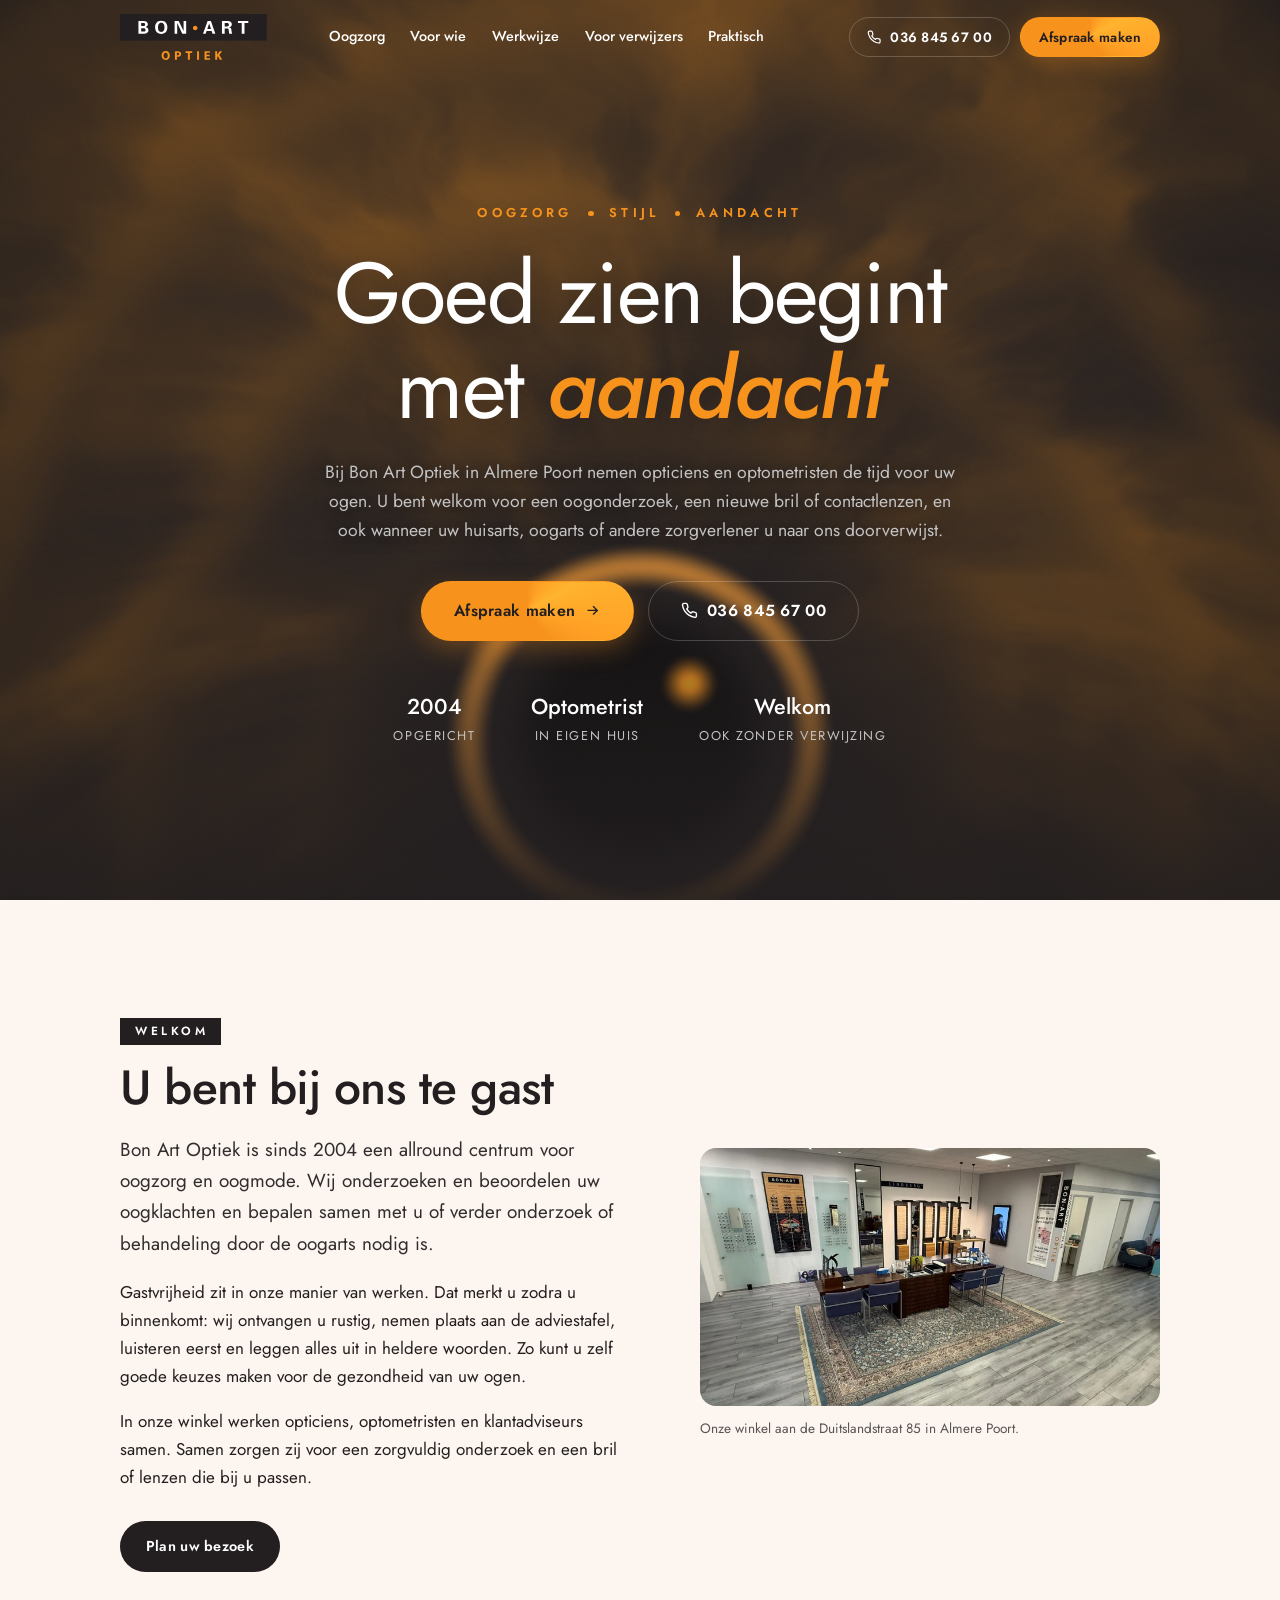
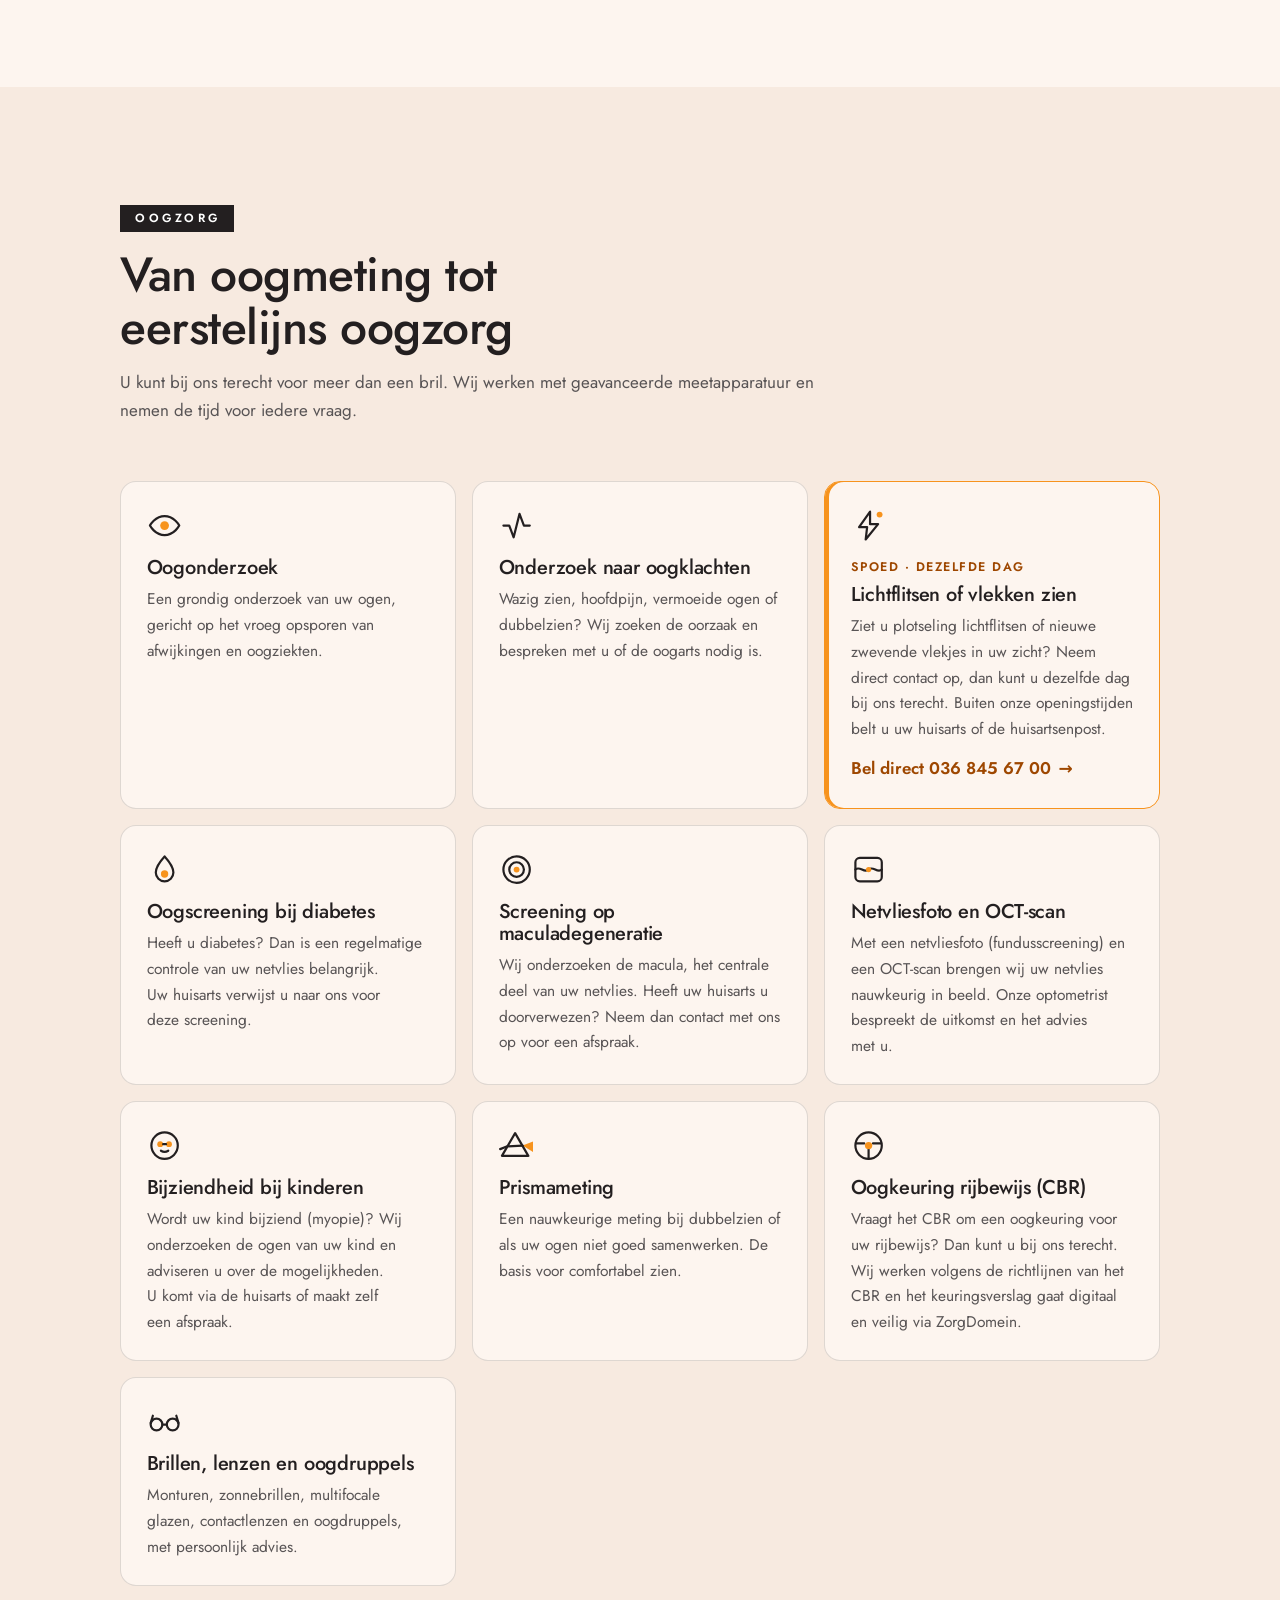
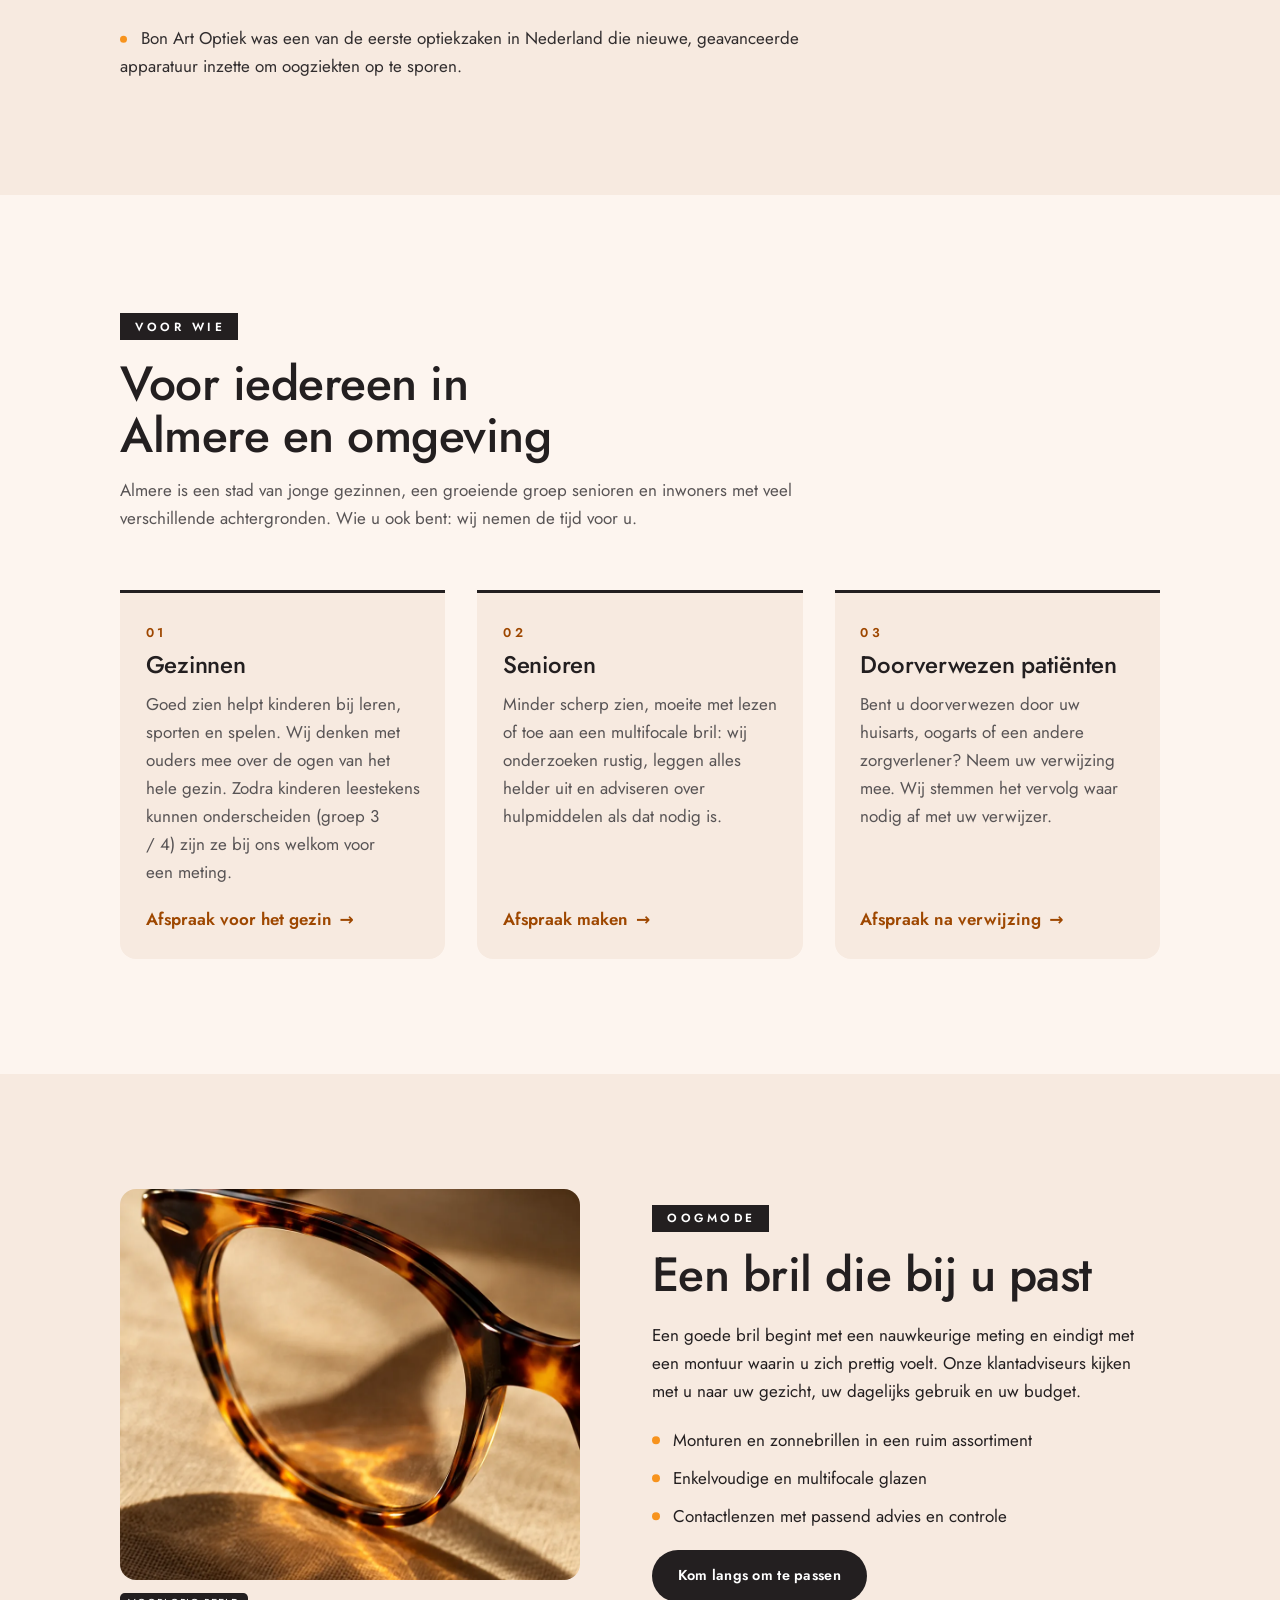
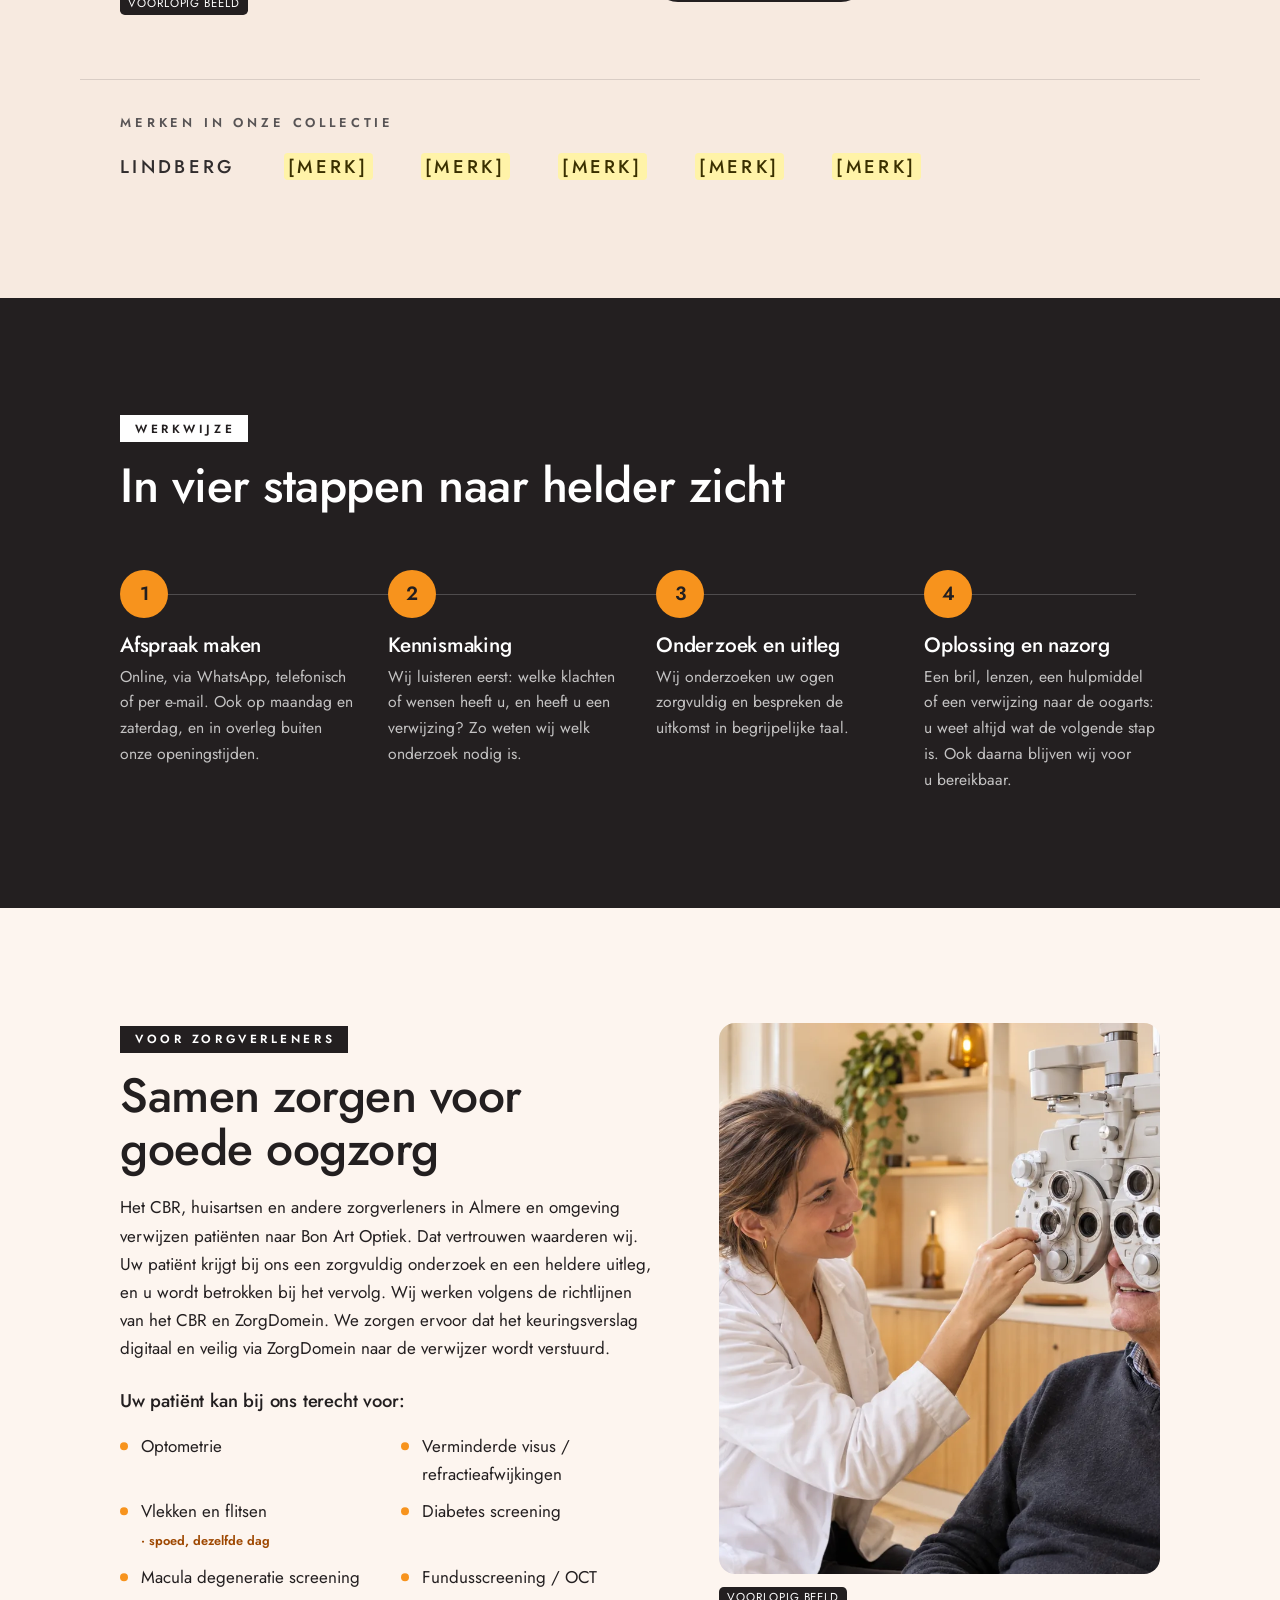
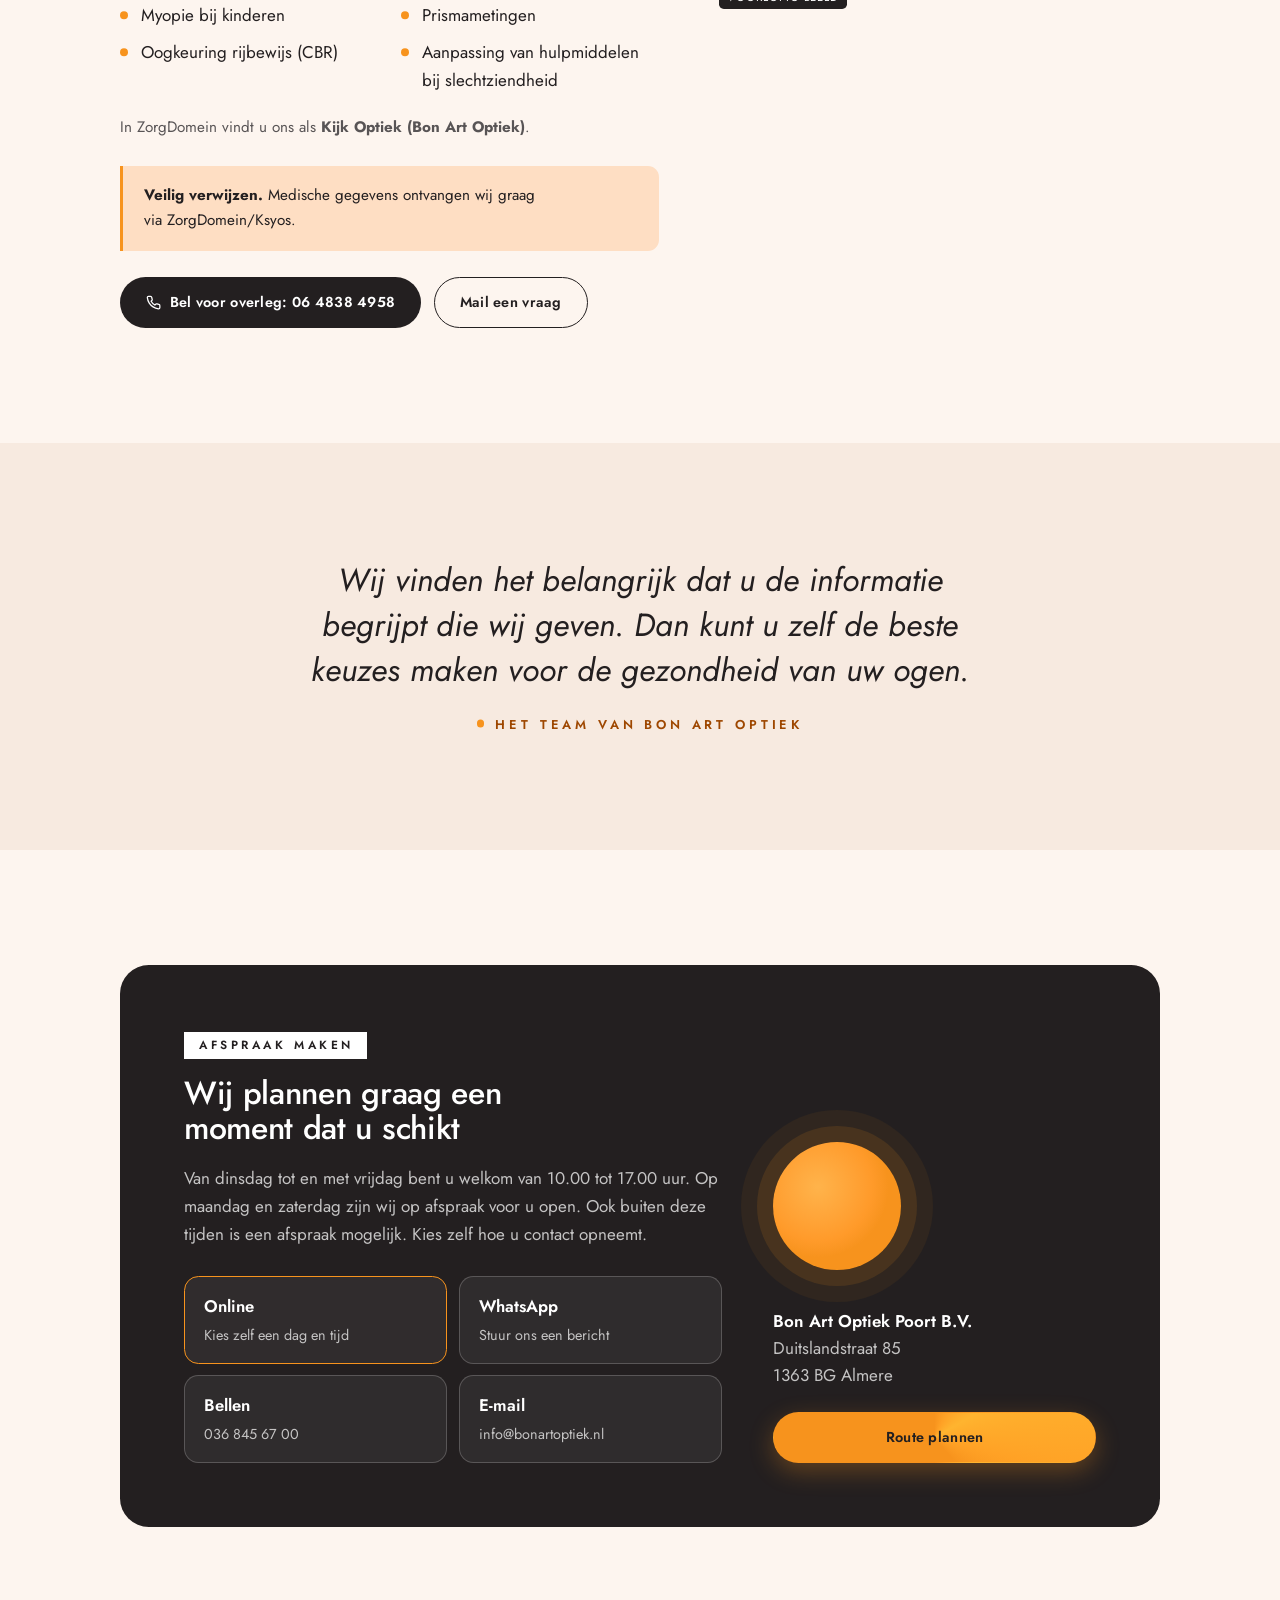
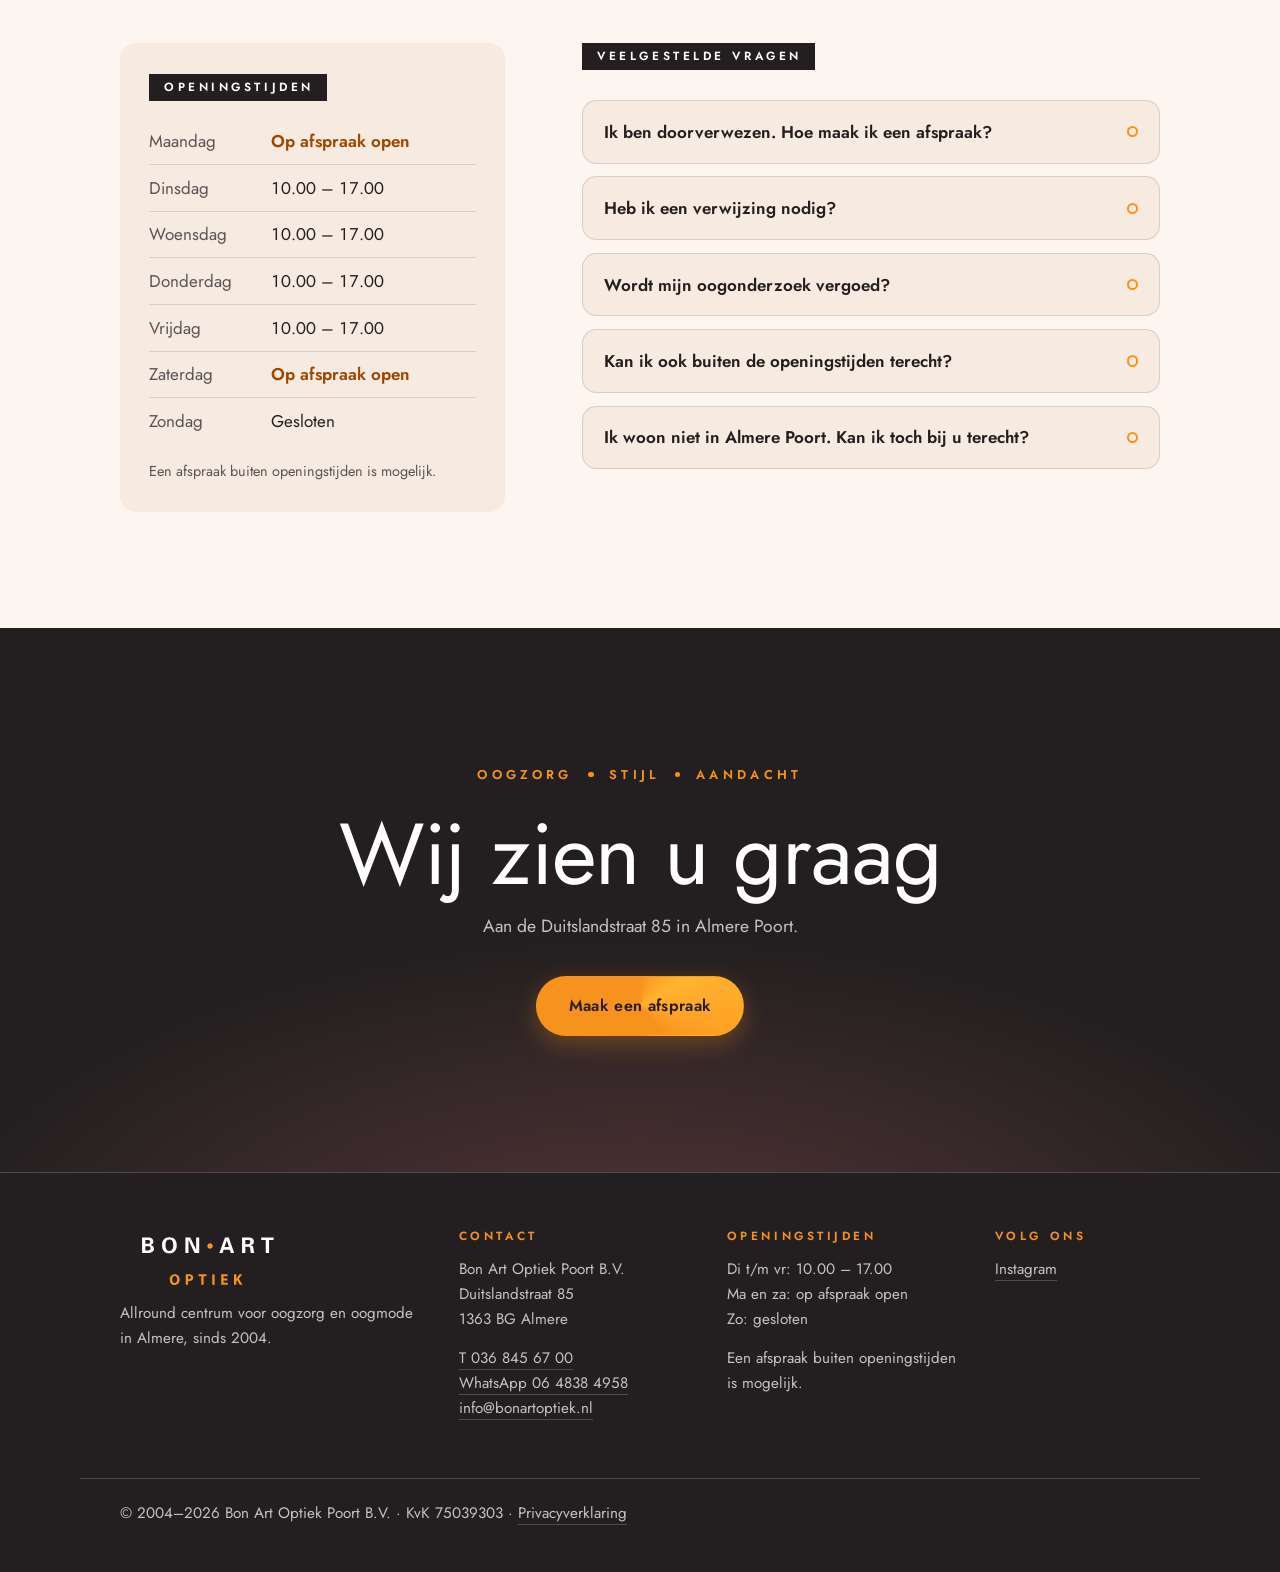
<file: v3/index.html>
<!DOCTYPE html>
<html lang="nl">
<head>
<meta charset="UTF-8">
<meta name="viewport" content="width=device-width, initial-scale=1.0">
<title>Bon Art Optiek — Oogzorg en oogmode in Almere Poort</title>
<meta name="description" content="Bon Art Optiek in Almere Poort: eerstelijns oogzorg, oogonderzoek, brillen en contactlenzen. Opticiens en optometristen die de tijd voor u nemen, ook als u bent doorverwezen. Maak eenvoudig een afspraak.">
<meta name="theme-color" content="#231f20">
<meta property="og:title" content="Bon Art Optiek — Oogzorg en oogmode in Almere Poort">
<meta property="og:description" content="Eerstelijns oogzorg, brillen en contactlenzen in Almere Poort. Ook voor doorverwezen patiënten. Maak eenvoudig een afspraak.">
<meta property="og:type" content="website">
<meta property="og:locale" content="nl_NL">
<link rel="icon" href="data:image/svg+xml,%3Csvg xmlns='http://www.w3.org/2000/svg' viewBox='0 0 64 64'%3E%3Crect width='64' height='64' rx='10' fill='%23231f20'/%3E%3Ccircle cx='32' cy='32' r='11' fill='%23f7931d'/%3E%3C/svg%3E">
<link rel="preload" href="assets/fonts/jost-latin-wght-normal.woff2" as="font" type="font/woff2" crossorigin>
<link rel="stylesheet" href="assets/css/style.css">
<script type="application/ld+json">
{
  "@context": "https://schema.org",
  "@graph": [
    {
      "@type": "Optician",
      "@id": "https://www.bonartoptiek.nl/#optiek",
      "name": "Bon Art Optiek",
      "legalName": "Bon Art Optiek Poort B.V.",
      "identifier": {
        "@type": "PropertyValue",
        "propertyID": "KvK",
        "value": "75039303"
      },
      "description": "Allround centrum voor oogzorg en oogmode in Almere Poort: eerstelijns oogzorg, oogonderzoek, brillen en contactlenzen. Dinsdag t/m vrijdag geopend van 10.00 tot 17.00; maandag en zaterdag op afspraak open. Een afspraak buiten openingstijden is in overleg mogelijk.",
      "url": "https://www.bonartoptiek.nl/",
      "logo": "https://www.bonartoptiek.nl/assets/img/logo-bonart-optiek.svg",
      "image": "https://www.bonartoptiek.nl/assets/img/bonart-interieur.webp",
      "email": "info@bonartoptiek.nl",
      "telephone": "+31368456700",
      "foundingDate": "2004",
      "address": {
        "@type": "PostalAddress",
        "streetAddress": "Duitslandstraat 85",
        "postalCode": "1363 BG",
        "addressLocality": "Almere",
        "addressCountry": "NL"
      },
      "geo": {
        "@type": "GeoCoordinates",
        "latitude": 52.347208,
        "longitude": 5.151977
      },
      "openingHoursSpecification": [
        {
          "@type": "OpeningHoursSpecification",
          "dayOfWeek": [
            "Tuesday",
            "Wednesday",
            "Thursday",
            "Friday"
          ],
          "opens": "10:00",
          "closes": "17:00"
        }
      ],
      "areaServed": {
        "@type": "City",
        "name": "Almere"
      },
      "hasOfferCatalog": {
        "@type": "OfferCatalog",
        "name": "Oogzorg",
        "itemListElement": [
          {
            "@type": "Offer",
            "itemOffered": {
              "@type": "Service",
              "name": "Oogonderzoek",
              "description": "Een grondig onderzoek van uw ogen, gericht op het vroeg opsporen van afwijkingen en oogziekten."
            }
          },
          {
            "@type": "Offer",
            "itemOffered": {
              "@type": "Service",
              "name": "Onderzoek naar oogklachten",
              "description": "Wazig zien, hoofdpijn, vermoeide ogen of dubbelzien? Wij zoeken de oorzaak en bespreken met u of de oogarts nodig is."
            }
          },
          {
            "@type": "Offer",
            "itemOffered": {
              "@type": "Service",
              "name": "Lichtflitsen of vlekken zien",
              "description": "Ziet u plotseling lichtflitsen of nieuwe zwevende vlekjes in uw zicht? Neem direct contact op, dan kunt u dezelfde dag bij ons terecht. Buiten onze openingstijden belt u uw huisarts of de huisartsenpost."
            }
          },
          {
            "@type": "Offer",
            "itemOffered": {
              "@type": "Service",
              "name": "Oogscreening bij diabetes",
              "description": "Heeft u diabetes? Dan is een regelmatige controle van uw netvlies belangrijk. Uw huisarts verwijst u naar ons voor deze screening."
            }
          },
          {
            "@type": "Offer",
            "itemOffered": {
              "@type": "Service",
              "name": "Screening op maculadegeneratie",
              "description": "Wij onderzoeken de macula, het centrale deel van uw netvlies. Heeft uw huisarts u doorverwezen? Neem dan contact met ons op voor een afspraak."
            }
          },
          {
            "@type": "Offer",
            "itemOffered": {
              "@type": "Service",
              "name": "Netvliesfoto en OCT-scan",
              "description": "Met een netvliesfoto (fundusscreening) en een OCT-scan brengen wij uw netvlies nauwkeurig in beeld. Onze optometrist bespreekt de uitkomst en het advies met u."
            }
          },
          {
            "@type": "Offer",
            "itemOffered": {
              "@type": "Service",
              "name": "Bijziendheid bij kinderen",
              "description": "Wordt uw kind bijziend (myopie)? Wij onderzoeken de ogen van uw kind en adviseren u over de mogelijkheden. U komt via de huisarts of maakt zelf een afspraak."
            }
          },
          {
            "@type": "Offer",
            "itemOffered": {
              "@type": "Service",
              "name": "Prismameting",
              "description": "Een nauwkeurige meting bij dubbelzien of als uw ogen niet goed samenwerken. De basis voor comfortabel zien."
            }
          },
          {
            "@type": "Offer",
            "itemOffered": {
              "@type": "Service",
              "name": "Oogkeuring rijbewijs (CBR)",
              "description": "Vraagt het CBR om een oogkeuring voor uw rijbewijs? Dan kunt u bij ons terecht. Wij werken volgens de richtlijnen van het CBR en het keuringsverslag gaat digitaal en veilig via ZorgDomein."
            }
          },
          {
            "@type": "Offer",
            "itemOffered": {
              "@type": "Service",
              "name": "Brillen, lenzen en oogdruppels",
              "description": "Monturen, zonnebrillen, multifocale glazen, contactlenzen en oogdruppels, met persoonlijk advies."
            }
          }
        ]
      },
      "sameAs": [
        "https://www.instagram.com/bonartoptiek/"
      ]
    },
    {
      "@type": "FAQPage",
      "@id": "https://www.bonartoptiek.nl/#faq",
      "about": {
        "@id": "https://www.bonartoptiek.nl/#optiek"
      },
      "mainEntity": [
        {
          "@type": "Question",
          "name": "Ik ben doorverwezen. Hoe maak ik een afspraak?",
          "acceptedAnswer": {
            "@type": "Answer",
            "text": "Maak een afspraak via de website, WhatsApp of telefoon en vertel ons wie u heeft doorverwezen. Neem uw verwijzing mee naar de afspraak. Waar nodig stemmen wij het vervolg af met uw verwijzer."
          }
        },
        {
          "@type": "Question",
          "name": "Heb ik een verwijzing nodig?",
          "acceptedAnswer": {
            "@type": "Answer",
            "text": "Voor een oogmeting, een bril of contactlenzen heeft u geen verwijzing nodig. Heeft u wel een verwijzing, neem die dan mee."
          }
        },
        {
          "@type": "Question",
          "name": "Wordt mijn oogonderzoek vergoed?",
          "acceptedAnswer": {
            "@type": "Answer",
            "text": "Dat hangt af van uw zorgverzekering en de reden van het onderzoek. Vraag het ons gerust als u een afspraak maakt; wij denken graag met u mee."
          }
        },
        {
          "@type": "Question",
          "name": "Kan ik ook buiten de openingstijden terecht?",
          "acceptedAnswer": {
            "@type": "Answer",
            "text": "Ja. Op maandag en zaterdag zijn wij op afspraak open, en ook op andere momenten vinden wij in overleg vaak een passende tijd."
          }
        },
        {
          "@type": "Question",
          "name": "Ik woon niet in Almere Poort. Kan ik toch bij u terecht?",
          "acceptedAnswer": {
            "@type": "Answer",
            "text": "Natuurlijk. Klanten en patiënten uit heel Almere en omgeving zijn van harte welkom aan de Duitslandstraat 85."
          }
        }
      ]
    }
  ]
}
</script>
<script src="assets/js/main.js" defer></script>
</head>
<body>

<a class="skip" href="#inhoud">Direct naar de inhoud</a>

<div class="progress" aria-hidden="true"><span></span></div>

<!-- ================= HEADER ================= -->
<header class="header" id="siteHeader">
  <div class="header-inner">
    <a href="#top" class="logo" aria-label="Bon Art Optiek — naar het begin van de pagina">
      <img src="assets/img/logo-bonart-optiek.svg" alt="Bon Art Optiek" width="1721" height="542">
    </a>

    <nav class="nav" aria-label="Hoofdmenu">
      <a href="#oogzorg">Oogzorg</a>
      <a href="#voor-wie">Voor wie</a>
      <a href="#werkwijze">Werkwijze</a>
      <a href="#verwijzers">Voor verwijzers</a>
      <a href="#praktisch">Praktisch</a>
    </nav>

    <div class="header-cta">
      <a class="btn btn-line btn-sm hide-sm" href="tel:+31368456700"><svg class="i" viewBox="0 0 24 24" fill="none" stroke="currentColor" stroke-width="2" stroke-linecap="round" stroke-linejoin="round" aria-hidden="true"><path d="M22 16.92v3a2 2 0 0 1-2.18 2 19.79 19.79 0 0 1-8.63-3.07 19.5 19.5 0 0 1-6-6 19.79 19.79 0 0 1-3.07-8.67A2 2 0 0 1 4.11 2h3a2 2 0 0 1 2 1.72c.13.96.36 1.9.7 2.81a2 2 0 0 1-.45 2.11L8.09 9.91a16 16 0 0 0 6 6l1.27-1.27a2 2 0 0 1 2.11-.45c.91.34 1.85.57 2.81.7A2 2 0 0 1 22 16.92Z"/></svg>036 845 67 00</a>
      <a class="btn btn-primary btn-sm" href="#afspraak">Afspraak maken</a>
      <button class="menu-btn" type="button" popovertarget="menu" aria-label="Menu openen">
        <span></span><span></span>
      </button>
    </div>
  </div>
</header>

<!-- Mobiel menu (native popover, geen JS nodig om te openen) -->
<nav id="menu" class="menu" popover aria-label="Mobiel menu">
  <button class="menu-close" type="button" popovertarget="menu" popovertargetaction="hide" aria-label="Menu sluiten">Sluiten</button>
  <a href="#oogzorg">Oogzorg</a>
  <a href="#voor-wie">Voor wie</a>
  <a href="#werkwijze">Werkwijze</a>
  <a href="#verwijzers">Voor verwijzers</a>
  <a href="#praktisch">Openingstijden &amp; route</a>
  <a class="btn btn-primary" href="#afspraak">Afspraak maken</a>
  <a class="menu-tel" href="tel:+31368456700"><svg class="i" viewBox="0 0 24 24" fill="none" stroke="currentColor" stroke-width="2" stroke-linecap="round" stroke-linejoin="round" aria-hidden="true"><path d="M22 16.92v3a2 2 0 0 1-2.18 2 19.79 19.79 0 0 1-8.63-3.07 19.5 19.5 0 0 1-6-6 19.79 19.79 0 0 1-3.07-8.67A2 2 0 0 1 4.11 2h3a2 2 0 0 1 2 1.72c.13.96.36 1.9.7 2.81a2 2 0 0 1-.45 2.11L8.09 9.91a16 16 0 0 0 6 6l1.27-1.27a2 2 0 0 1 2.11-.45c.91.34 1.85.57 2.81.7A2 2 0 0 1 22 16.92Z"/></svg>036 845 67 00</a>
</nav>

<main id="top">

<!-- ================= HERO ================= -->
<section class="hero" aria-labelledby="hero-title">
  <canvas id="iris" aria-hidden="true"></canvas>
  <div class="hero-inner" id="inhoud">
    <!-- Hero-melding: alleen voor de uitgelichte aankondiging. Zelfde data-start/data-end als het item in #actueel. -->
    <a class="hero-notice" href="#actueel" data-start="2026-09-28" data-end="2026-11-01"><span class="hero-notice-tag">Nieuws</span> Kijk! Knoester verhuist <span aria-hidden="true">→</span></a>
    <p class="kicker">Oogzorg <i class="dot"></i> Stijl <i class="dot"></i> Aandacht</p>
    <h1 class="hero-title" id="hero-title">Goed zien begint<br>met <em>aandacht</em></h1>
    <p class="hero-sub">Bij Bon Art Optiek in Almere Poort nemen opticiens en optometristen de tijd voor uw ogen. U bent welkom voor een oogonderzoek, een nieuwe bril of contactlenzen, en ook wanneer uw huisarts, oogarts of andere zorgverlener u naar ons doorverwijst.</p>
    <div class="hero-actions">
      <a class="btn btn-primary btn-lg" href="#afspraak">Afspraak maken
        <svg class="i" viewBox="0 0 24 24" fill="none" stroke="currentColor" stroke-width="2" aria-hidden="true"><path d="M5 12h14M13 6l6 6-6 6"/></svg></a>
      <a class="btn btn-line btn-lg" href="tel:+31368456700"><svg class="i" viewBox="0 0 24 24" fill="none" stroke="currentColor" stroke-width="2" stroke-linecap="round" stroke-linejoin="round" aria-hidden="true"><path d="M22 16.92v3a2 2 0 0 1-2.18 2 19.79 19.79 0 0 1-8.63-3.07 19.5 19.5 0 0 1-6-6 19.79 19.79 0 0 1-3.07-8.67A2 2 0 0 1 4.11 2h3a2 2 0 0 1 2 1.72c.13.96.36 1.9.7 2.81a2 2 0 0 1-.45 2.11L8.09 9.91a16 16 0 0 0 6 6l1.27-1.27a2 2 0 0 1 2.11-.45c.91.34 1.85.57 2.81.7A2 2 0 0 1 22 16.92Z"/></svg>036 845 67 00</a>
    </div>
    <ul class="hero-facts">
      <li><strong>2004</strong><span>opgericht</span></li>
      <li><strong>Optometrist</strong><span>in eigen huis</span></li>
      <li><strong>Welkom</strong><span>ook zonder verwijzing</span></li>
    </ul>
  </div>
</section>

<!-- ================= ACTUEEL (aankondigingen) =================
     Beheer:
     - Elk item is een <article class="notice"> met data-start en data-end (JJJJ-MM-DD, beide dagen inclusief).
       Leeg laten = geen begin- of einddatum. main.js verbergt items buiten hun periode;
       zijn er geen actieve items, dan verdwijnt de hele sectie (en de hero-melding).
     - Maximaal één item met class "notice--featured" (groot, bovenaan). Overige items zijn compact.
     - Labels: Verhuizing · Actie · Nieuws · Openingstijden.
     Sjabloon compact item (kopiëren, invullen, commentaartekens weghalen):
     <article class="notice" data-start="2026-11-01" data-end="2026-11-30">
       <p class="notice-tag">Actie</p>
       <h3>Titel van de actie</h3>
       <p>Korte omschrijving, met voorwaarden en looptijd.</p>
       <a class="link" href="#afspraak">Maak een afspraak</a>
     </article>
-->
<section class="section news" id="actueel" aria-labelledby="actueel-title">
  <div class="wrap">
    <h2 id="actueel-title" class="label">Actueel</h2>
    <div class="news-list">

      <article class="notice notice--featured" data-start="2026-09-28" data-end="2026-11-01">
        <div class="notice-body">
          <p class="notice-tag">Verhuizing</p>
          <h3>Kijk! Knoester Meesteroptiek verhuist</h3>
          <p>Vanaf <mark class="ph">[datum]</mark> vindt u Kijk! Knoester Meesteroptiek, <mark class="ph">[relatie, bijv. onze zusterzaak]</mark>, op een nieuw adres. <mark class="ph">[Korte toelichting: waarom de verhuizing en wat er voor klanten verandert.]</mark></p>
          <div class="notice-actions">
            <a class="btn btn-dark" href="https://www.kijkknoester.nl" target="_blank" rel="noopener">Meer op kijkknoester.nl</a>
            <a class="btn btn-line-dark" href="#" target="_blank" rel="noopener"><mark class="ph">[Route nieuw adres]</mark></a>
          </div>
        </div>
        <dl class="notice-facts">
          <div><dt>Nieuw adres</dt><dd><mark class="ph">[straat en huisnummer]</mark><br><mark class="ph">[postcode en plaats]</mark></dd></div>
          <div><dt>Open vanaf</dt><dd><mark class="ph">[datum]</mark></dd></div>
          <div><dt>Oude adres</dt><dd><mark class="ph">[adres]</mark>, open tot en met <mark class="ph">[datum]</mark></dd></div>
        </dl>
      </article>

    </div>
  </div>
</section>

<!-- ================= WELKOM / GASTVRIJHEID ================= -->
<section class="section welcome" aria-labelledby="welkom-title">
  <div class="wrap welcome-grid">
    <div class="welcome-text">
      <p class="label reveal">Welkom</p>
      <h2 id="welkom-title" class="reveal">U bent bij ons te gast</h2>
      <p class="lead reveal">Bon Art Optiek is sinds 2004 een allround centrum voor oogzorg en oogmode. Wij onderzoeken en beoordelen uw oogklachten en bepalen samen met u of verder onderzoek of behandeling door de oogarts nodig is.</p>
      <p class="reveal">Gastvrijheid zit in onze manier van werken. Dat merkt u zodra u binnenkomt: wij ontvangen u rustig, nemen plaats aan de adviestafel, luisteren eerst en leggen alles uit in heldere woorden. Zo kunt u zelf goede keuzes maken voor de gezondheid van uw ogen.</p>
      <p class="reveal">In onze winkel werken opticiens, optometristen en klantadviseurs samen. Samen zorgen zij voor een zorgvuldig onderzoek en een bril of lenzen die bij u passen.</p>
      <div class="reveal"><a class="btn btn-dark" href="#afspraak">Plan uw bezoek</a></div>
    </div>
    <figure class="welcome-media reveal">
      <img src="assets/img/bonart-interieur.webp" alt="De winkel van Bon Art Optiek: een ruime adviestafel op een Perzisch tapijt, met brillenwanden en de Lindberg-collectie" width="1600" height="900" loading="lazy" decoding="async">
      <figcaption>Onze winkel aan de Duitslandstraat 85 in Almere Poort.</figcaption>
    </figure>
  </div>
</section>

<!-- ================= OOGZORG ================= -->
<section class="section services" id="oogzorg" aria-labelledby="oogzorg-title">
  <div class="wrap">
    <header class="section-head">
      <p class="label reveal">Oogzorg</p>
      <h2 id="oogzorg-title" class="reveal">Van oogmeting tot eerstelijns oogzorg</h2>
      <p class="section-sub reveal">U kunt bij ons terecht voor meer dan een bril. Wij werken met geavanceerde meetapparatuur en nemen de tijd voor iedere vraag.</p>
    </header>
    <div class="services-grid">
      <article class="card reveal">
        <svg class="card-ico" viewBox="0 0 24 24" aria-hidden="true"><path d="M2 12s3.5-6.5 10-6.5S22 12 22 12s-3.5 6.5-10 6.5S2 12 2 12Z"/><circle cx="12" cy="12" r="3" class="fill"/></svg>
        <div><h3>Oogonderzoek</h3>
        <p>Een grondig onderzoek van uw ogen, gericht op het vroeg opsporen van afwijkingen en oogziekten.</p></div>
      </article>
      <article class="card reveal">
        <svg class="card-ico" viewBox="0 0 24 24" aria-hidden="true"><path d="M3 12h4l3 8 4-16 3 8h4"/></svg>
        <div><h3>Onderzoek naar oogklachten</h3>
        <p>Wazig zien, hoofdpijn, vermoeide ogen of dubbelzien? Wij zoeken de oorzaak en bespreken met u of de oogarts nodig is.</p></div>
      </article>
      <article class="card card-urgent reveal">
        <svg class="card-ico" viewBox="0 0 24 24" aria-hidden="true"><path d="M13 2.5 5.5 13H11l-1 8.5L18.5 11H13Z"/><circle cx="19.5" cy="4.5" r="2" class="fill"/></svg>
        <div><p class="card-tag">Spoed · dezelfde dag</p>
        <h3>Lichtflitsen of vlekken zien</h3>
        <p>Ziet u plotseling lichtflitsen of nieuwe zwevende vlekjes in uw zicht? Neem direct contact op, dan kunt u dezelfde dag bij ons terecht. Buiten onze openingstijden belt u uw huisarts of de huisartsenpost.</p>
        <a class="link" href="tel:+31368456700">Bel direct 036 845 67 00</a></div>
      </article>
      <article class="card reveal">
        <svg class="card-ico" viewBox="0 0 24 24" aria-hidden="true"><path d="M12 3s6 6.5 6 11a6 6 0 0 1-12 0c0-4.5 6-11 6-11Z"/><circle cx="12" cy="15" r="2.5" class="fill"/></svg>
        <div><h3>Oogscreening bij diabetes</h3>
        <p>Heeft u diabetes? Dan is een regelmatige controle van uw netvlies belangrijk. Uw huisarts verwijst u naar ons voor deze screening.</p></div>
      </article>
      <article class="card reveal">
        <svg class="card-ico" viewBox="0 0 24 24" aria-hidden="true"><circle cx="12" cy="12" r="9"/><circle cx="12" cy="12" r="5"/><circle cx="12" cy="12" r="2" class="fill"/></svg>
        <div><h3>Screening op maculadegeneratie</h3>
        <p>Wij onderzoeken de macula, het centrale deel van uw netvlies. Heeft uw huisarts u doorverwezen? Neem dan contact met ons op voor een afspraak.</p></div>
      </article>
      <article class="card reveal">
        <svg class="card-ico" viewBox="0 0 24 24" aria-hidden="true"><rect x="3" y="4" width="18" height="16" rx="3"/><path d="M3 12c3-3 6 3 9 0s6 3 9 0"/><circle cx="12" cy="12" r="1.8" class="fill"/></svg>
        <div><h3>Netvliesfoto en OCT-scan</h3>
        <p>Met een netvliesfoto (fundusscreening) en een OCT-scan brengen wij uw netvlies nauwkeurig in beeld. Onze optometrist bespreekt de uitkomst en het advies met u.</p></div>
      </article>
      <article class="card reveal">
        <svg class="card-ico" viewBox="0 0 24 24" aria-hidden="true"><circle cx="12" cy="12" r="9"/><circle cx="9" cy="11" r="2" class="fill"/><circle cx="15" cy="11" r="2" class="fill"/><path d="M11 11h2M9.5 15.5c1.5 1 3.5 1 5 0"/></svg>
        <div><h3>Bijziendheid bij kinderen</h3>
        <p>Wordt uw kind bijziend (myopie)? Wij onderzoeken de ogen van uw kind en adviseren u over de mogelijkheden. U komt via de huisarts of maakt zelf een afspraak.</p></div>
      </article>
      <article class="card reveal">
        <svg class="card-ico" viewBox="0 0 24 24" aria-hidden="true"><path class="fill" d="M16.1 12 23.2 9.2v7.2Z"/><path d="M.8 14.4 5.7 12.5l10.4-.5"/><path d="M11 3.5 20 19H2Z"/></svg>
        <div><h3>Prismameting</h3>
        <p>Een nauwkeurige meting bij dubbelzien of als uw ogen niet goed samenwerken. De basis voor comfortabel zien.</p></div>
      </article>
      <article class="card reveal">
        <svg class="card-ico" viewBox="0 0 24 24" aria-hidden="true"><circle cx="12" cy="12" r="9"/><path d="M3.5 10.5H9M15 10.5h5.5M12 14.5V21"/><circle cx="12" cy="12" r="2.5" class="fill"/></svg>
        <div><h3>Oogkeuring rijbewijs (CBR)</h3>
        <p>Vraagt het CBR om een oogkeuring voor uw rijbewijs? Dan kunt u bij ons terecht. Wij werken volgens de richtlijnen van het CBR en het keuringsverslag gaat digitaal en veilig via ZorgDomein.</p></div>
      </article><!-- 
      <article class="card reveal">
        <svg class="card-ico" viewBox="0 0 24 24" aria-hidden="true"><circle cx="12" cy="12" r="9"/><path d="M12 7v5l3 3"/></svg>
        <div><h3>Controle na laserbehandeling</h3>
        <p>Nazorg en controles na een ooglaserbehandeling, dicht bij huis en in overleg met uw behandelaar.</p></div>
      </article>
      <article class="card reveal">
        <svg class="card-ico" viewBox="0 0 24 24" aria-hidden="true"><circle cx="10" cy="10" r="6"/><path d="m15 15 5 5"/></svg>
        <div><h3>Hulpmiddelen bij slechtziendheid</h3>
        <p>Advies over en aanpassing van hulpmiddelen, zodat u zo zelfstandig mogelijk blijft doen wat u belangrijk vindt.</p></div>
      </article> -->
      <article class="card reveal">
        <svg class="card-ico" viewBox="0 0 24 24" aria-hidden="true"><circle cx="6.5" cy="14" r="4"/><circle cx="17.5" cy="14" r="4"/><path d="M10.5 14h3M2.5 13 4 8M21.5 13 20 8"/></svg>
        <div><h3>Brillen, lenzen en oogdruppels</h3>
        <p>Monturen, zonnebrillen, multifocale glazen, contactlenzen en oogdruppels, met persoonlijk advies.</p></div>
      </article>
    </div>
    <p class="services-note reveal"><i class="dot"></i> Bon Art Optiek was een van de eerste optiekzaken in Nederland die nieuwe, geavanceerde apparatuur inzette om oogziekten op te sporen.</p>
  </div>
</section>

<!-- ================= VOOR WIE ================= -->
<section class="section audience" id="voor-wie" aria-labelledby="voorwie-title">
  <div class="wrap">
    <header class="section-head">
      <p class="label reveal">Voor wie</p>
      <h2 id="voorwie-title" class="reveal">Voor iedereen in Almere en omgeving</h2>
      <p class="section-sub reveal">Almere is een stad van jonge gezinnen, een groeiende groep senioren en inwoners met veel verschillende achtergronden. Wie u ook bent: wij nemen de tijd voor u.</p>
    </header>
    <div class="audience-grid">
      <article class="aud reveal">
        <p class="aud-n">01</p>
        <h3>Gezinnen</h3>
        <p>Goed zien helpt kinderen bij leren, sporten en spelen. Wij denken met ouders mee over de ogen van het hele gezin. Zodra kinderen leestekens kunnen onderscheiden (groep 3 / 4) zijn ze bij ons welkom voor een meting.</p>
        <a class="link" href="#afspraak">Afspraak voor het gezin</a>
      </article>
      <article class="aud reveal">
        <p class="aud-n">02</p>
        <h3>Senioren</h3>
        <p>Minder scherp zien, moeite met lezen of toe aan een multifocale bril: wij onderzoeken rustig, leggen alles helder uit en adviseren over hulpmiddelen als dat nodig is.</p>
        <a class="link" href="#afspraak">Afspraak maken</a>
      </article>
      <article class="aud reveal">
        <p class="aud-n">03</p>
        <h3>Doorverwezen patiënten</h3>
        <p>Bent u doorverwezen door uw huisarts, oogarts of een andere zorgverlener? Neem uw verwijzing mee. Wij stemmen het vervolg waar nodig af met uw verwijzer.</p>
        <a class="link" href="#afspraak">Afspraak na verwijzing</a>
      </article>
    </div>
  </div>
</section>

<!-- ================= COLLECTIE ================= -->
<section class="section collection" id="collectie" aria-labelledby="collectie-title">
  <div class="wrap coll-grid">
    <figure class="coll-media reveal">
      <img src="assets/img/bonart-frame-macro.webp" alt="Voorlopige sfeerafbeelding van een montuur" width="1200" height="1020" loading="lazy" decoding="async">
      <figcaption><span class="tag">Voorlopig beeld</span></figcaption>
    </figure>
    <div class="coll-text">
      <p class="label reveal">Oogmode</p>
      <h2 id="collectie-title" class="reveal">Een bril die bij u past</h2>
      <p class="reveal">Een goede bril begint met een nauwkeurige meting en eindigt met een montuur waarin u zich prettig voelt. Onze klantadviseurs kijken met u naar uw gezicht, uw dagelijks gebruik en uw budget.</p>
      <ul class="dots reveal">
        <li>Monturen en zonnebrillen in een ruim assortiment</li>
        <li>Enkelvoudige en multifocale glazen</li>
        <li>Contactlenzen met passend advies en controle</li>
      </ul>
      <div class="reveal"><a class="btn btn-dark" href="#afspraak">Kom langs om te passen</a></div>
    </div>
  </div>
  <!-- Merkenstrip: vervang een <li> door <li><img src="assets/img/merken/NAAM.svg" alt="Merknaam" loading="lazy"></li>
       zodra het officiële logobestand van de leverancier binnen is. Lege placeholders verwijderen vóór livegang. -->
  <div class="wrap brands reveal">
    <p class="brands-title">Merken in onze collectie</p>
    <ul class="brands-list">
      <li>Lindberg</li>
      <li><mark class="ph">[merk]</mark></li>
      <li><mark class="ph">[merk]</mark></li>
      <li><mark class="ph">[merk]</mark></li>
      <li><mark class="ph">[merk]</mark></li>
      <li><mark class="ph">[merk]</mark></li>
    </ul>
  </div>
</section>

<!-- ================= WERKWIJZE ================= -->
<section class="section method" id="werkwijze" aria-labelledby="werkwijze-title">
  <div class="wrap">
    <header class="section-head">
      <p class="label label-on-dark reveal">Werkwijze</p>
      <h2 id="werkwijze-title" class="reveal">In vier stappen naar helder zicht</h2>
    </header>
    <ol class="steps">
      <li class="reveal"><span class="step-n" aria-hidden="true">1</span><div><h3>Afspraak maken</h3><p>Online, via WhatsApp, telefonisch of per e-mail. Ook op maandag en zaterdag, en in overleg buiten onze openingstijden.</p></div></li>
      <li class="reveal"><span class="step-n" aria-hidden="true">2</span><div><h3>Kennismaking</h3><p>Wij luisteren eerst: welke klachten of wensen heeft u, en heeft u een verwijzing? Zo weten wij welk onderzoek nodig is.</p></div></li>
      <li class="reveal"><span class="step-n" aria-hidden="true">3</span><div><h3>Onderzoek en uitleg</h3><p>Wij onderzoeken uw ogen zorgvuldig en bespreken de uitkomst in begrijpelijke taal.</p></div></li>
      <li class="reveal"><span class="step-n" aria-hidden="true">4</span><div><h3>Oplossing en nazorg</h3><p>Een bril, lenzen, een hulpmiddel of een verwijzing naar de oogarts: u weet altijd wat de volgende stap is. Ook daarna blijven wij voor u bereikbaar.</p></div></li>
    </ol>
  </div>
</section>

<!-- ================= VERWIJZERS ================= -->
<section class="section referrers" id="verwijzers" aria-labelledby="verwijzers-title">
  <div class="wrap">
    <div class="ref-card">
      <div class="ref-text">
        <p class="label reveal">Voor zorgverleners</p>
        <h2 id="verwijzers-title" class="reveal">Samen zorgen voor goede oogzorg</h2>
        <p class="reveal">Het CBR, huisartsen en andere zorgverleners in Almere en omgeving verwijzen patiënten naar Bon Art Optiek. Dat vertrouwen waarderen wij. Uw patiënt krijgt bij ons een zorgvuldig onderzoek en een heldere uitleg, en u wordt betrokken bij het vervolg. Wij werken volgens de richtlijnen van het CBR en ZorgDomein. We zorgen ervoor dat het keuringsverslag digitaal en veilig via ZorgDomein naar de verwijzer wordt verstuurd.</p>
        <h3 class="reveal">Uw patiënt kan bij ons terecht voor:</h3>
        <ul class="dots dots-2 reveal">
          <li>Optometrie</li>
          <li>Verminderde visus / refractieafwijkingen</li>
          <li><span>Vlekken en flitsen <span class="spoed">· spoed, dezelfde dag</span></span></li>
          <li>Diabetes screening</li>
          <li>Macula degeneratie screening</li>
          <li>Fundusscreening / OCT</li>
          <li>Myopie bij kinderen</li>
          <li>Prismametingen</li>
          <li>Oogkeuring rijbewijs (CBR)</li>
          <li>Aanpassing van hulpmiddelen bij slechtziendheid</li>
        </ul>
        <p class="zd-hint reveal">In ZorgDomein vindt u ons als <strong>Kijk Optiek (Bon Art Optiek)</strong>.</p>
        <div class="secure reveal">
          <p><strong>Veilig verwijzen.</strong> Medische gegevens ontvangen wij graag via ZorgDomein/Ksyos.</p>
        </div>
        <div class="ref-actions reveal">
          <a class="btn btn-dark" href="tel:+31648384958"><svg class="i" viewBox="0 0 24 24" fill="none" stroke="currentColor" stroke-width="2" stroke-linecap="round" stroke-linejoin="round" aria-hidden="true"><path d="M22 16.92v3a2 2 0 0 1-2.18 2 19.79 19.79 0 0 1-8.63-3.07 19.5 19.5 0 0 1-6-6 19.79 19.79 0 0 1-3.07-8.67A2 2 0 0 1 4.11 2h3a2 2 0 0 1 2 1.72c.13.96.36 1.9.7 2.81a2 2 0 0 1-.45 2.11L8.09 9.91a16 16 0 0 0 6 6l1.27-1.27a2 2 0 0 1 2.11-.45c.91.34 1.85.57 2.81.7A2 2 0 0 1 22 16.92Z"/></svg>Bel voor overleg: 06 4838 4958</a>
          <a class="btn btn-line-dark" href="mailto:info@bonartoptiek.nl?subject=Vraag%20van%20een%20verwijzer">Mail een vraag</a>
        </div>
      </div>
      <figure class="ref-media reveal">
        <img src="assets/img/bonart-optometrist.webp" alt="Voorlopige sfeerafbeelding van een oogonderzoek" width="1200" height="900" loading="lazy" decoding="async">
        <figcaption><span class="tag">Voorlopig beeld</span></figcaption>
      </figure>
    </div>
  </div>
</section>

<!-- ================= QUOTE ================= -->
<section class="section quote" aria-label="Onze belofte">
  <div class="wrap">
    <blockquote class="reveal">
      <p>Wij vinden het belangrijk dat u de informatie begrijpt die wij geven. Dan kunt u zelf de beste keuzes maken voor de gezondheid van uw ogen.</p>
      <footer>Het team van Bon Art Optiek</footer>
    </blockquote>
  </div>
</section>

<!-- ================= AFSPRAAK ================= -->
<section class="section cta" id="afspraak" aria-labelledby="afspraak-title">
  <div class="wrap">
    <div class="cta-panel">
      <div class="cta-main">
        <p class="label label-on-dark">Afspraak maken</p>
        <h2 id="afspraak-title">Wij plannen graag een moment dat u schikt</h2>
        <p>Van dinsdag tot en met vrijdag bent u welkom van 10.00 tot 17.00 uur. Op maandag en zaterdag zijn wij op afspraak voor u open. Ook buiten deze tijden is een afspraak mogelijk. Kies zelf hoe u contact opneemt.</p>
        <div class="cta-options">
          <a class="cta-chip" href="afspraak.html">
            <strong>Online</strong><span>Kies zelf een dag en tijd</span>
          </a>
          <a class="cta-chip" href="https://wa.me/31648384958?text=Beste%20Bon%20Art%20Optiek%2C%20ik%20wil%20graag%20een%20afspraak%20maken." target="_blank" rel="noopener">
            <strong>WhatsApp</strong><span>Stuur ons een bericht</span>
          </a>
          <a class="cta-chip" href="tel:+31368456700">
            <strong>Bellen</strong><span>036 845 67 00</span>
          </a>
          <a class="cta-chip" href="mailto:info@bonartoptiek.nl?subject=Afspraak%20maken">
            <strong>E-mail</strong><span>info@bonartoptiek.nl</span>
          </a>
        </div>
      </div>
      <div class="cta-side">
        <div class="cta-dot" aria-hidden="true"></div>
        <address class="cta-addr">
          <strong>Bon Art Optiek Poort B.V.</strong><br>
          Duitslandstraat 85<br>1363 BG Almere
        </address>
        <a class="btn btn-primary btn-block" href="https://www.google.com/maps/dir//Duitslandstraat+85,+1363+BG+Almere/@52.3472113,5.1497883,17z" target="_blank" rel="noopener">Route plannen</a>
      </div>
    </div>
  </div>
</section>

<!-- ================= PRAKTISCH / FAQ ================= -->
<section class="section practical" id="praktisch" aria-labelledby="praktisch-title">
  <div class="wrap practical-grid">
    <div class="hours reveal">
      <h2 id="praktisch-title" class="label">Openingstijden</h2>
      <table class="hours-table">
        <tbody>
          <tr><th scope="row">Maandag</th><td class="accent">Op afspraak open</td></tr>
          <tr><th scope="row">Dinsdag</th><td>10.00 – 17.00</td></tr>
          <tr><th scope="row">Woensdag</th><td>10.00 – 17.00</td></tr>
          <tr><th scope="row">Donderdag</th><td>10.00 – 17.00</td></tr>
          <tr><th scope="row">Vrijdag</th><td>10.00 – 17.00</td></tr>
          <tr><th scope="row">Zaterdag</th><td class="accent">Op afspraak open</td></tr>
          <tr><th scope="row">Zondag</th><td>Gesloten</td></tr>
        </tbody>
      </table>
      <p class="hours-note">Een afspraak buiten openingstijden is mogelijk.</p>
    </div>
    <div class="faq reveal">
      <h2 class="label">Veelgestelde vragen</h2>
      <details name="faq">
        <summary>Ik ben doorverwezen. Hoe maak ik een afspraak?</summary>
        <p>Maak een afspraak via de website, WhatsApp of telefoon en vertel ons wie u heeft doorverwezen. Neem uw verwijzing mee naar de afspraak. Waar nodig stemmen wij het vervolg af met uw verwijzer.</p>
      </details>
      <details name="faq">
        <summary>Heb ik een verwijzing nodig?</summary>
        <p>Voor een oogmeting, een bril of contactlenzen heeft u geen verwijzing nodig. Heeft u wel een verwijzing, neem die dan mee.</p>
      </details>
      <details name="faq">
        <summary>Wordt mijn oogonderzoek vergoed?</summary>
        <p>Dat hangt af van uw zorgverzekering en de reden van het onderzoek. Vraag het ons gerust als u een afspraak maakt; wij denken graag met u mee.</p>
      </details>
      <details name="faq">
        <summary>Kan ik ook buiten de openingstijden terecht?</summary>
        <p>Ja. Op maandag en zaterdag zijn wij op afspraak open, en ook op andere momenten vinden wij in overleg vaak een passende tijd.</p>
      </details>
      <details name="faq">
        <summary>Ik woon niet in Almere Poort. Kan ik toch bij u terecht?</summary>
        <p>Natuurlijk. Klanten en patiënten uit heel Almere en omgeving zijn van harte welkom aan de Duitslandstraat 85.</p>
      </details>
      <!-- <details name="faq">
        <summary>In welke talen kan ik bij u terecht?</summary>
        <p>In het Nederlands en <mark class="ph">[te bevestigen]</mark>. Neemt u gerust iemand mee die voor u kan vertalen.</p>
      </details> -->
    </div>
  </div>
</section>

<!-- ================= SLOT ================= -->
<section class="final" aria-labelledby="final-title">
  <div class="wrap">
    <p class="kicker">Oogzorg <i class="dot"></i> Stijl <i class="dot"></i> Aandacht</p>
    <h2 class="final-title" id="final-title">Wij zien u graag</h2>
    <p class="final-sub">Aan de Duitslandstraat 85 in Almere Poort.</p>
    <a class="btn btn-primary btn-lg" href="#afspraak">Maak een afspraak</a>
  </div>
</section>

</main>

<!-- Sticky actiebalk (mobiel) -->
<div class="sticky-bar" id="stickyBar">
  <a class="btn btn-line-dark" href="tel:+31368456700"><svg class="i" viewBox="0 0 24 24" fill="none" stroke="currentColor" stroke-width="2" stroke-linecap="round" stroke-linejoin="round" aria-hidden="true"><path d="M22 16.92v3a2 2 0 0 1-2.18 2 19.79 19.79 0 0 1-8.63-3.07 19.5 19.5 0 0 1-6-6 19.79 19.79 0 0 1-3.07-8.67A2 2 0 0 1 4.11 2h3a2 2 0 0 1 2 1.72c.13.96.36 1.9.7 2.81a2 2 0 0 1-.45 2.11L8.09 9.91a16 16 0 0 0 6 6l1.27-1.27a2 2 0 0 1 2.11-.45c.91.34 1.85.57 2.81.7A2 2 0 0 1 22 16.92Z"/></svg>Bellen</a>
  <a class="btn btn-primary" href="#afspraak">Afspraak maken</a>
</div>

<!-- ================= FOOTER ================= -->
<footer class="footer">
  <div class="wrap footer-grid">
    <div>
      <img class="footer-logo" src="assets/img/logo-bonart-optiek.svg" alt="Bon Art Optiek" width="1721" height="542" loading="lazy">
      <p class="footer-tag">Allround centrum voor oogzorg en oogmode in Almere, sinds 2004.</p>
    </div>
    <div>
      <h2>Contact</h2>
      <p>Bon Art Optiek Poort B.V.<br>Duitslandstraat 85<br>1363 BG Almere</p>
      <p><a href="tel:+31368456700">T 036 845 67 00</a><br>
      <a href="https://wa.me/31648384958" target="_blank" rel="noopener">WhatsApp 06 4838 4958</a><br>
      <a href="mailto:info@bonartoptiek.nl">info@bonartoptiek.nl</a></p>
    </div>
    <div>
      <h2>Openingstijden</h2>
      <p>Di t/m vr: 10.00 – 17.00<br>Ma en za: op afspraak open<br>Zo: gesloten</p>
      <p class="footer-note">Een afspraak buiten openingstijden is mogelijk.</p>
    </div>
    <div>
      <h2>Volg ons</h2>
      <p><a href="https://www.instagram.com/bonartoptiek/" target="_blank" rel="noopener">Instagram</a></p>
    </div>
  </div>
  <div class="wrap footer-legal">
    <p>&copy; 2004–2026 Bon Art Optiek Poort B.V. · KvK 75039303 · <a href="privacy.html">Privacyverklaring</a></p>
  </div>
</footer>

</body>
</html>
</file>
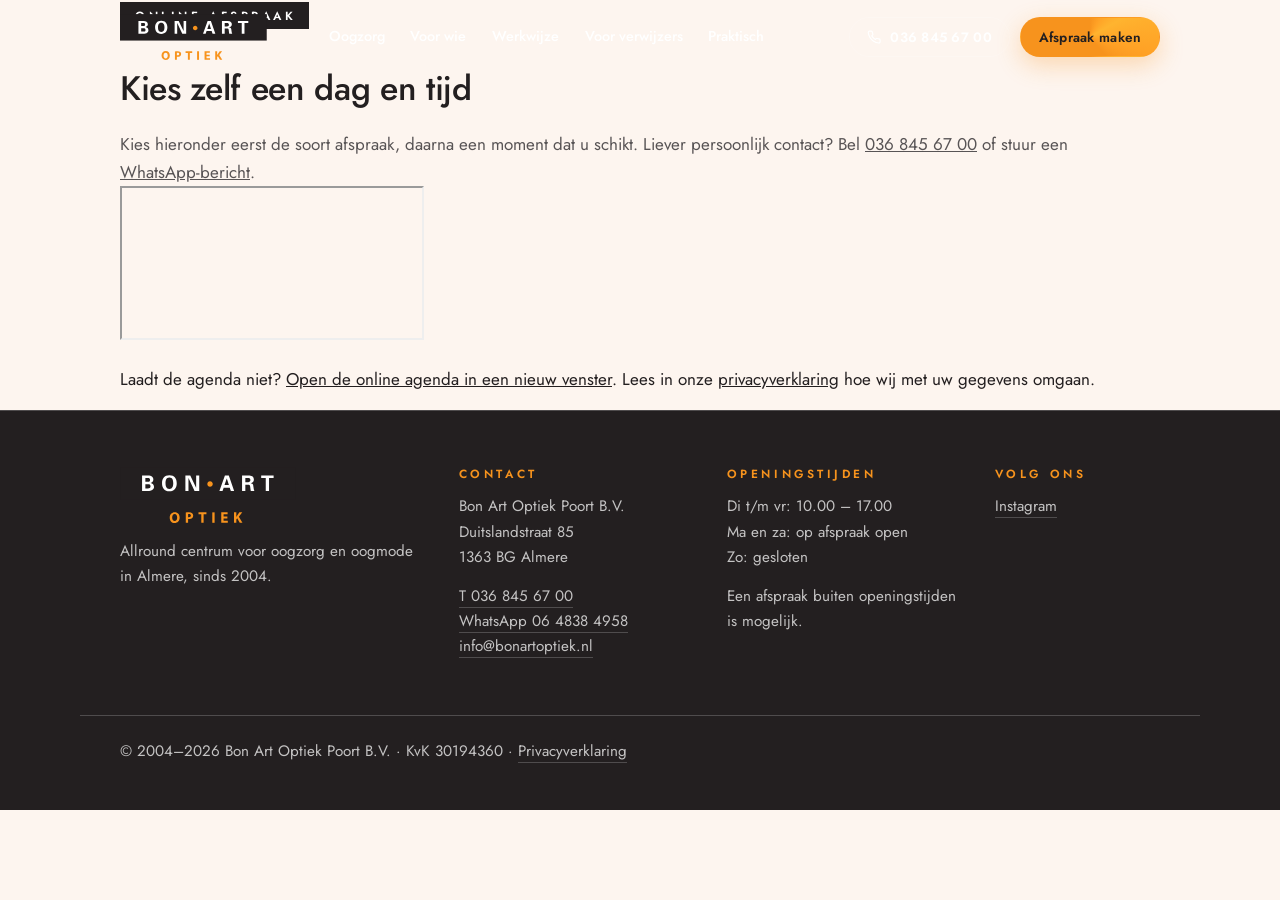
<file: v2/afspraak.html>
<!DOCTYPE html>
<html lang="nl">
<head>
<meta charset="UTF-8">
<meta name="viewport" content="width=device-width, initial-scale=1.0">
<title>Online afspraak maken — Bon Art Optiek Almere Poort</title>
<meta name="description" content="Maak online een afspraak bij Bon Art Optiek in Almere Poort: oogmeting, optometrisch onderzoek, contactlenzen, prismameting of rijbewijskeuring. Kies zelf een dag en tijd.">
<meta name="theme-color" content="#231f20">
<meta property="og:title" content="Online afspraak maken — Bon Art Optiek">
<meta property="og:description" content="Kies zelf een dag en tijd voor uw afspraak bij Bon Art Optiek in Almere Poort.">
<meta property="og:type" content="website">
<meta property="og:locale" content="nl_NL">
<link rel="icon" href="data:image/svg+xml,%3Csvg xmlns='http://www.w3.org/2000/svg' viewBox='0 0 64 64'%3E%3Crect width='64' height='64' rx='10' fill='%23231f20'/%3E%3Ccircle cx='32' cy='32' r='11' fill='%23f7931d'/%3E%3C/svg%3E">
<link rel="preload" href="assets/fonts/jost-latin-wght-normal.woff2" as="font" type="font/woff2" crossorigin>
<link rel="stylesheet" href="assets/css/style.css">
<script src="assets/js/main.js" defer></script>
</head>
<body class="page-sub">

<a class="skip" href="#inhoud">Direct naar de inhoud</a>

<!-- ================= HEADER ================= -->
<header class="header on-light" id="siteHeader">
  <div class="header-inner">
    <a href="index.html" class="logo" aria-label="Bon Art Optiek — naar het begin van de pagina">
      <img src="assets/img/logo-bonart-optiek.svg" alt="Bon Art Optiek" width="1721" height="542">
    </a>

    <nav class="nav" aria-label="Hoofdmenu">
      <a href="index.html#oogzorg">Oogzorg</a>
      <a href="index.html#voor-wie">Voor wie</a>
      <a href="index.html#werkwijze">Werkwijze</a>
      <a href="index.html#verwijzers">Voor verwijzers</a>
      <a href="index.html#praktisch">Praktisch</a>
    </nav>

    <div class="header-cta">
      <a class="btn btn-line btn-sm hide-sm" href="tel:+31368456700"><svg class="i" viewBox="0 0 24 24" fill="none" stroke="currentColor" stroke-width="2" stroke-linecap="round" stroke-linejoin="round" aria-hidden="true"><path d="M22 16.92v3a2 2 0 0 1-2.18 2 19.79 19.79 0 0 1-8.63-3.07 19.5 19.5 0 0 1-6-6 19.79 19.79 0 0 1-3.07-8.67A2 2 0 0 1 4.11 2h3a2 2 0 0 1 2 1.72c.13.96.36 1.9.7 2.81a2 2 0 0 1-.45 2.11L8.09 9.91a16 16 0 0 0 6 6l1.27-1.27a2 2 0 0 1 2.11-.45c.91.34 1.85.57 2.81.7A2 2 0 0 1 22 16.92Z"/></svg>036 845 67 00</a>
      <a class="btn btn-primary btn-sm" href="index.html#afspraak">Afspraak maken</a>
      <button class="menu-btn" type="button" popovertarget="menu" aria-label="Menu openen">
        <span></span><span></span>
      </button>
    </div>
  </div>
</header>

<!-- Mobiel menu (native popover, geen JS nodig om te openen) -->
<nav id="menu" class="menu" popover aria-label="Mobiel menu">
  <button class="menu-close" type="button" popovertarget="menu" popovertargetaction="hide" aria-label="Menu sluiten">Sluiten</button>
  <a href="index.html#oogzorg">Oogzorg</a>
  <a href="index.html#voor-wie">Voor wie</a>
  <a href="index.html#werkwijze">Werkwijze</a>
  <a href="index.html#verwijzers">Voor verwijzers</a>
  <a href="index.html#praktisch">Openingstijden &amp; route</a>
  <a class="btn btn-primary" href="index.html#afspraak">Afspraak maken</a>
  <a class="menu-tel" href="tel:+31368456700"><svg class="i" viewBox="0 0 24 24" fill="none" stroke="currentColor" stroke-width="2" stroke-linecap="round" stroke-linejoin="round" aria-hidden="true"><path d="M22 16.92v3a2 2 0 0 1-2.18 2 19.79 19.79 0 0 1-8.63-3.07 19.5 19.5 0 0 1-6-6 19.79 19.79 0 0 1-3.07-8.67A2 2 0 0 1 4.11 2h3a2 2 0 0 1 2 1.72c.13.96.36 1.9.7 2.81a2 2 0 0 1-.45 2.11L8.09 9.91a16 16 0 0 0 6 6l1.27-1.27a2 2 0 0 1 2.11-.45c.91.34 1.85.57 2.81.7A2 2 0 0 1 22 16.92Z"/></svg>036 845 67 00</a>
</nav>

<main id="inhoud" class="booking">
  <div class="wrap">
    <header class="booking-head">
      <p class="label">Online afspraak</p>
      <h1 class="booking-title">Kies zelf een dag en tijd</h1>
      <p class="section-sub">Kies hieronder eerst de soort afspraak, daarna een moment dat u schikt. Liever persoonlijk contact? Bel <a href="tel:+31368456700">036 845 67 00</a> of stuur een <a href="https://wa.me/31648384958?text=Beste%20Bon%20Art%20Optiek%2C%20ik%20wil%20graag%20een%20afspraak%20maken." target="_blank" rel="noopener">WhatsApp-bericht</a>.</p>
    </header>

    <div class="booking-frame">
      <!-- Online agenda (OnlineBoekenPro). De hoogte past zich automatisch aan via assets/js/main.js (stap 5). -->
      <iframe id="boeken"
        src="https://apollo2cs0.bnfoptics.com/OnlineBoekenPro/?D=kijkknoester&amp;FID=4"
        title="Online afspraak maken bij Bon Art Optiek"
        allow="clipboard-write"
        referrerpolicy="strict-origin-when-cross-origin"></iframe>
    </div>

    <p class="booking-fallback">Laadt de agenda niet? <a href="https://apollo2cs0.bnfoptics.com/OnlineBoekenPro/?D=kijkknoester&amp;FID=4" target="_blank" rel="noopener">Open de online agenda in een nieuw venster</a>. Lees in onze <a href="privacy.html#website">privacyverklaring</a> hoe wij met uw gegevens omgaan.</p>
  </div>
</main>

<!-- ================= FOOTER ================= -->
<footer class="footer">
  <div class="wrap footer-grid">
    <div>
      <img class="footer-logo" src="assets/img/logo-bonart-optiek.svg" alt="Bon Art Optiek" width="1721" height="542" loading="lazy">
      <p class="footer-tag">Allround centrum voor oogzorg en oogmode in Almere, sinds 2004.</p>
    </div>
    <div>
      <h2>Contact</h2>
      <p>Bon Art Optiek Poort B.V.<br>Duitslandstraat 85<br>1363 BG Almere</p>
      <p><a href="tel:+31368456700">T 036 845 67 00</a><br>
      <a href="https://wa.me/31648384958" target="_blank" rel="noopener">WhatsApp 06 4838 4958</a><br>
      <a href="mailto:info@bonartoptiek.nl">info@bonartoptiek.nl</a></p>
    </div>
    <div>
      <h2>Openingstijden</h2>
      <p>Di t/m vr: 10.00 – 17.00<br>Ma en za: op afspraak open<br>Zo: gesloten</p>
      <p class="footer-note">Een afspraak buiten openingstijden is mogelijk.</p>
    </div>
    <div>
      <h2>Volg ons</h2>
      <p><a href="https://www.instagram.com/bonartoptiek/" target="_blank" rel="noopener">Instagram</a></p>
    </div>
  </div>
  <div class="wrap footer-legal">
    <p>&copy; 2004–2026 Bon Art Optiek Poort B.V. · KvK 30194360 · <a href="privacy.html">Privacyverklaring</a></p>
  </div>
</footer>

</body>
</html>
</file>
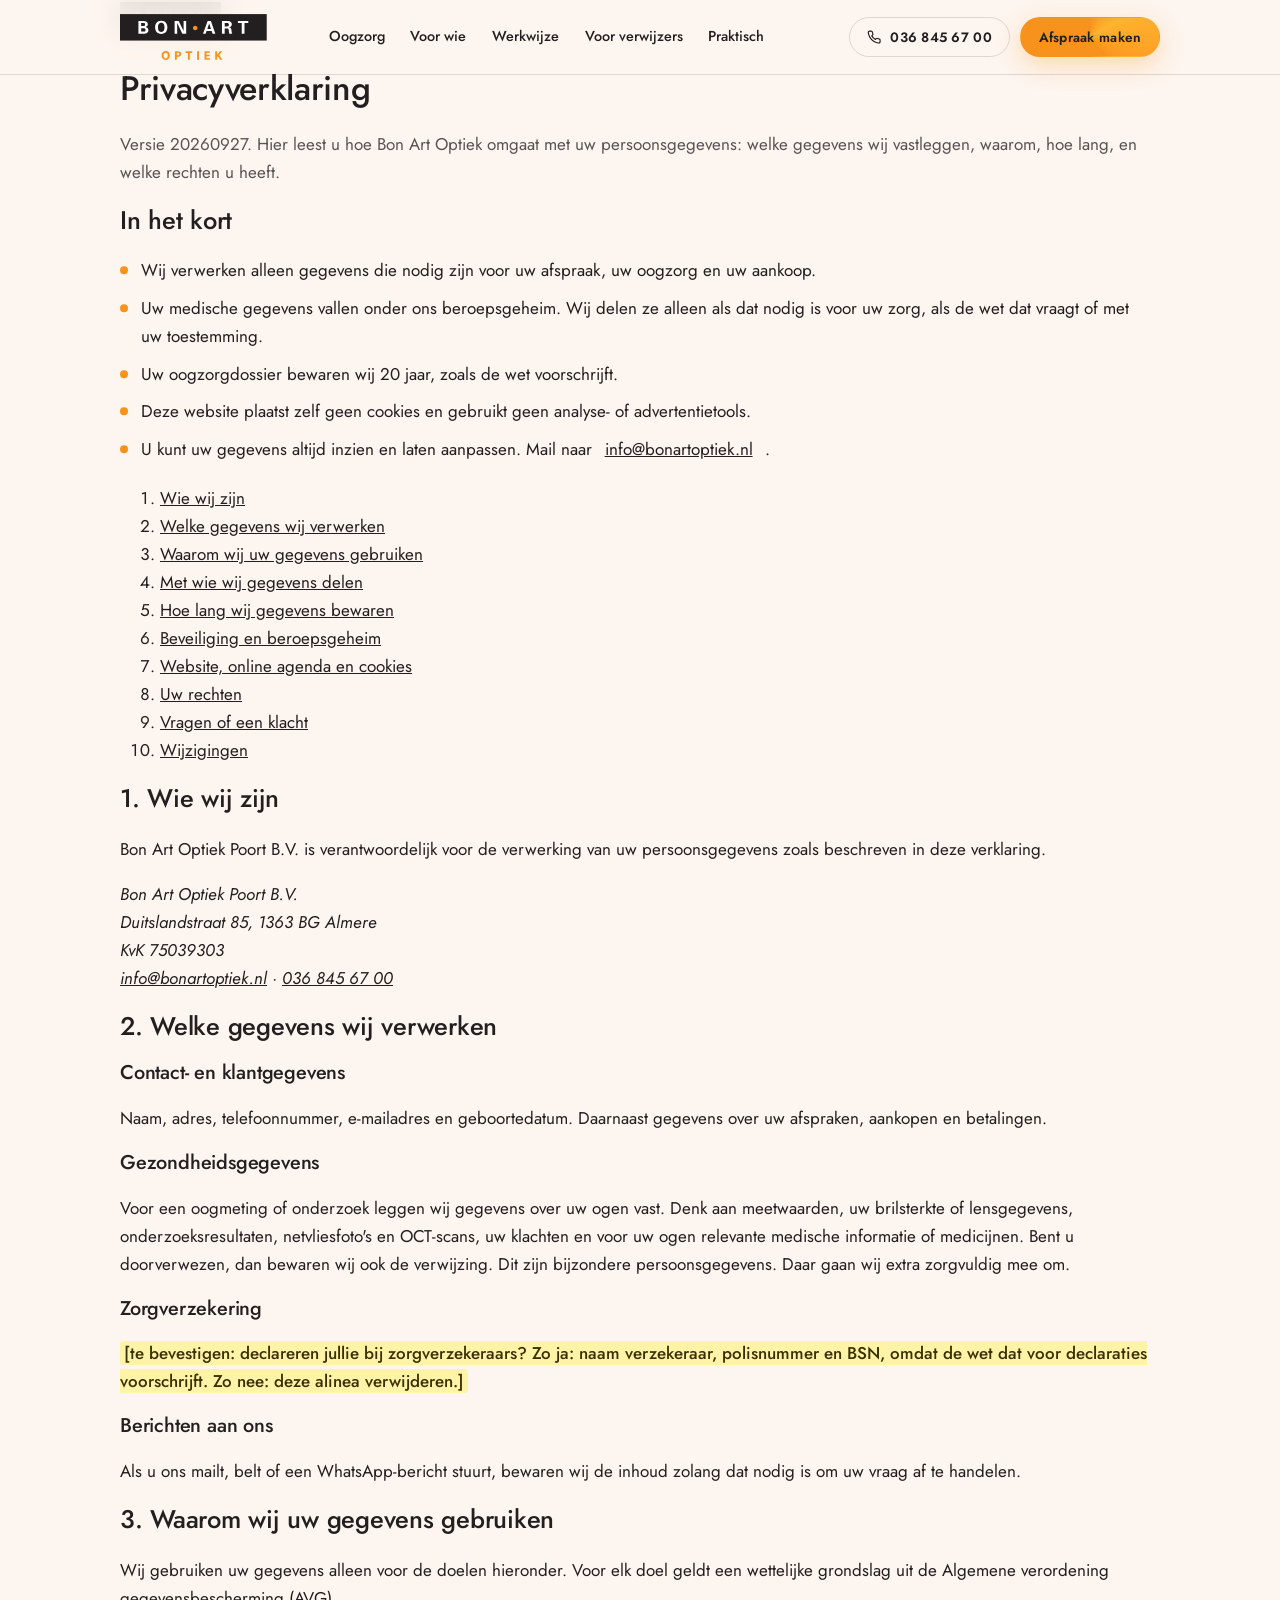
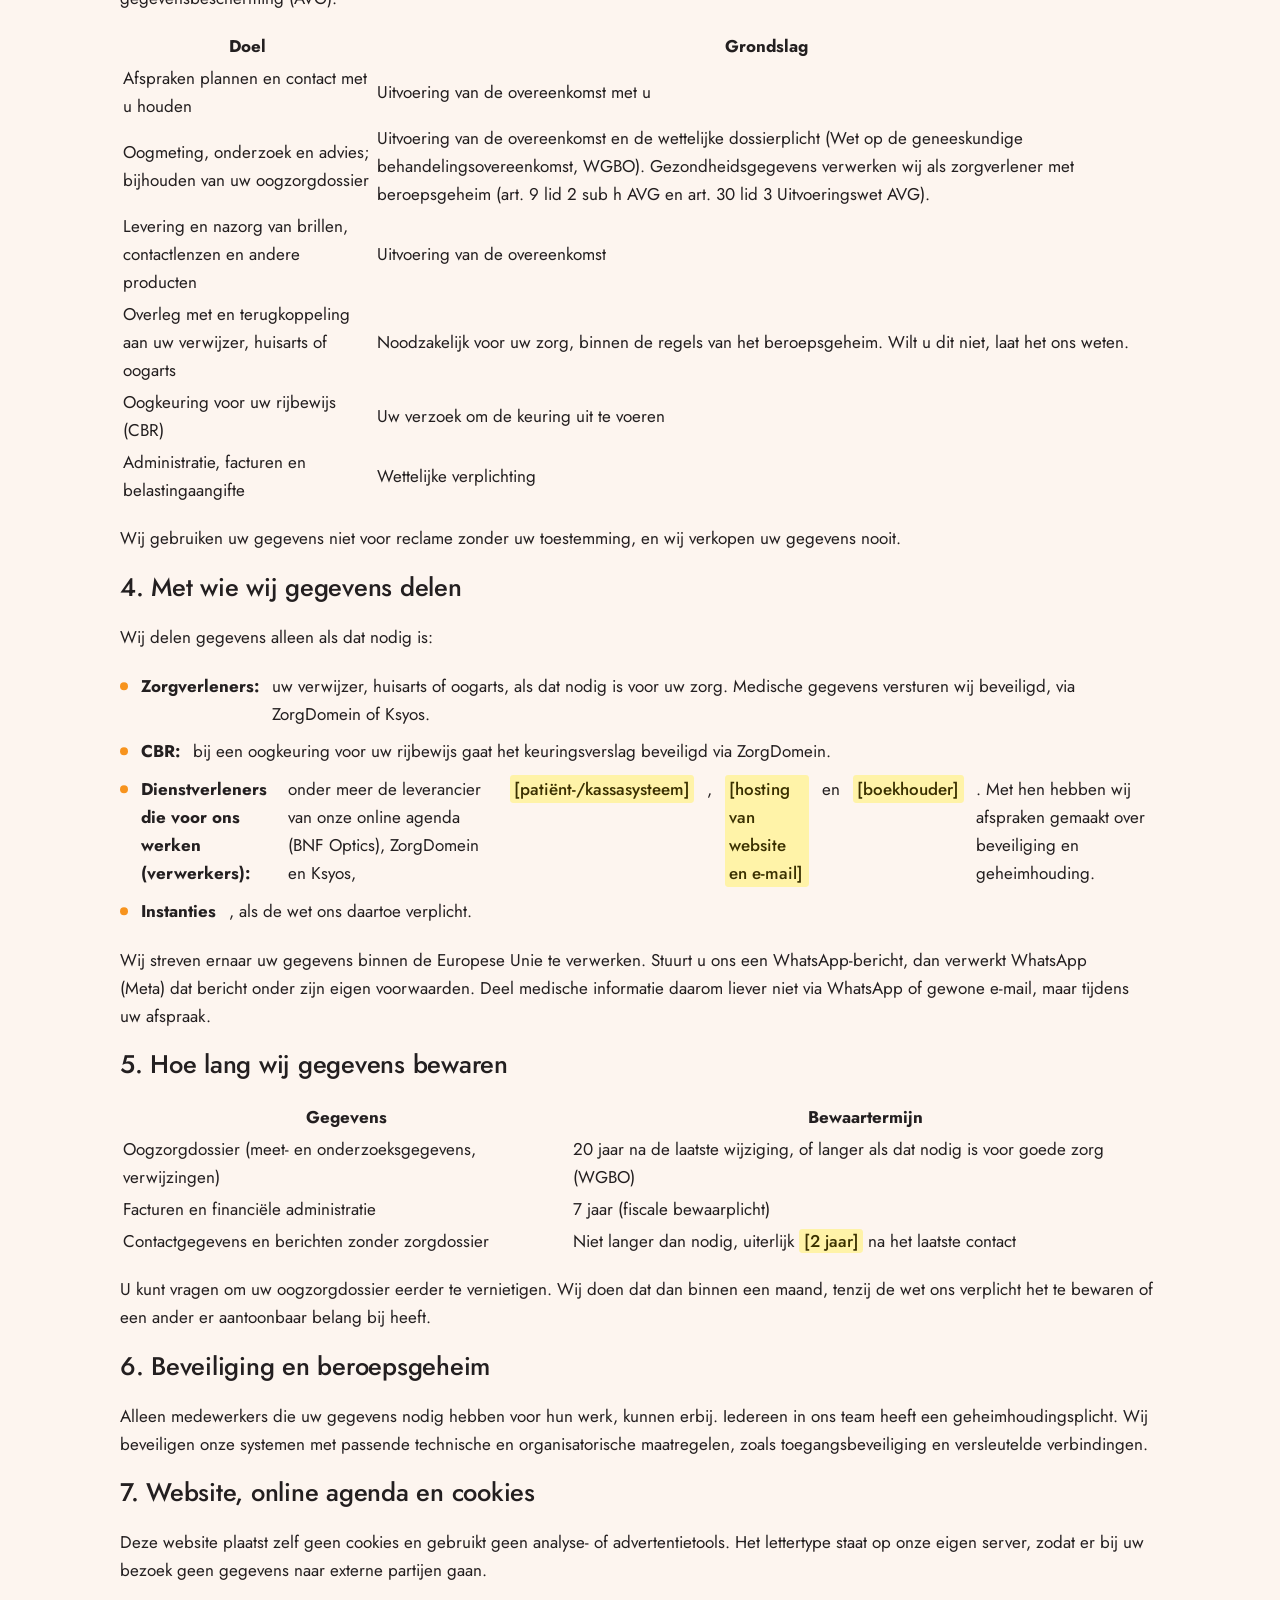
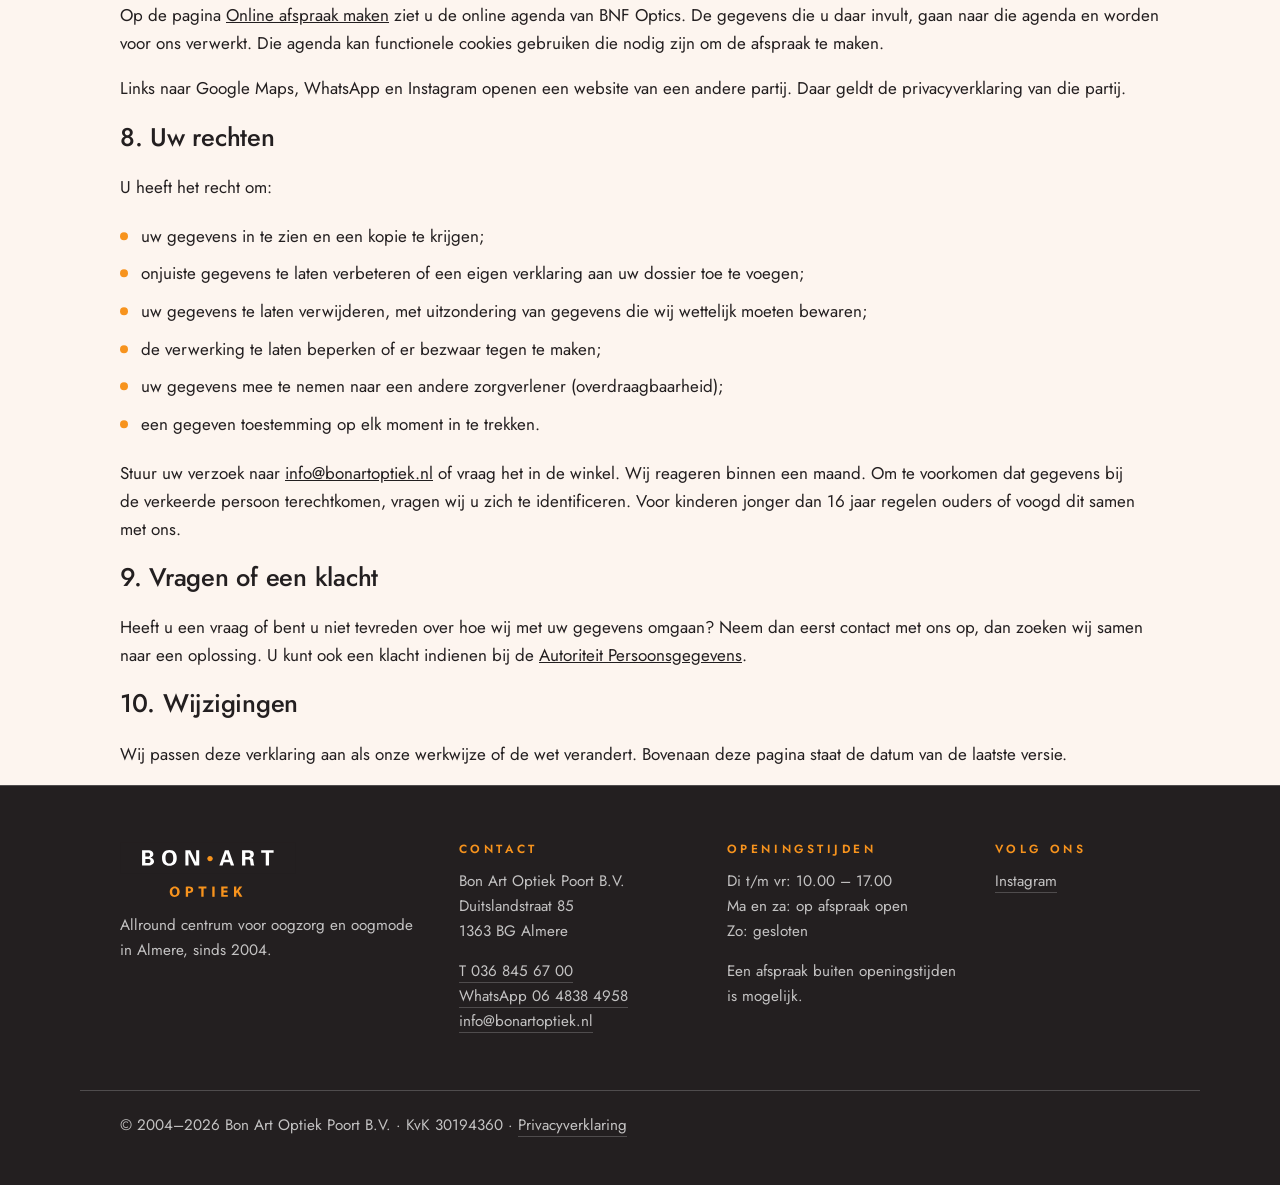
<file: v2/privacy.html>
<!DOCTYPE html>
<html lang="nl">
<head>
<meta charset="UTF-8">
<meta name="viewport" content="width=device-width, initial-scale=1.0">
<title>Privacyverklaring — Bon Art Optiek</title>
<meta name="description" content="Privacyverklaring van Bon Art Optiek in Almere Poort: welke gegevens wij verwerken, waarom, hoe lang en welke rechten u heeft.">
<meta name="theme-color" content="#231f20">
<meta property="og:title" content="Privacyverklaring — Bon Art Optiek">
<meta property="og:description" content="Hoe Bon Art Optiek omgaat met uw persoonsgegevens.">
<meta property="og:type" content="website">
<meta property="og:locale" content="nl_NL">
<link rel="icon" href="data:image/svg+xml,%3Csvg xmlns='http://www.w3.org/2000/svg' viewBox='0 0 64 64'%3E%3Crect width='64' height='64' rx='10' fill='%23231f20'/%3E%3Ccircle cx='32' cy='32' r='11' fill='%23f7931d'/%3E%3C/svg%3E">
<link rel="preload" href="assets/fonts/jost-latin-wght-normal.woff2" as="font" type="font/woff2" crossorigin>
<link rel="stylesheet" href="assets/css/style.css">
<script src="assets/js/main.js" defer></script>
</head>
<body class="page-sub">

<a class="skip" href="#inhoud">Direct naar de inhoud</a>

<!-- ================= HEADER ================= -->
<header class="header on-light" id="siteHeader">
  <div class="header-inner">
    <a href="index.html" class="logo" aria-label="Bon Art Optiek — naar het begin van de pagina">
      <img src="assets/img/logo-bonart-optiek.svg" alt="Bon Art Optiek" width="1721" height="542">
    </a>

    <nav class="nav" aria-label="Hoofdmenu">
      <a href="index.html#oogzorg">Oogzorg</a>
      <a href="index.html#voor-wie">Voor wie</a>
      <a href="index.html#werkwijze">Werkwijze</a>
      <a href="index.html#verwijzers">Voor verwijzers</a>
      <a href="index.html#praktisch">Praktisch</a>
    </nav>

    <div class="header-cta">
      <a class="btn btn-line btn-sm hide-sm" href="tel:+31368456700"><svg class="i" viewBox="0 0 24 24" fill="none" stroke="currentColor" stroke-width="2" stroke-linecap="round" stroke-linejoin="round" aria-hidden="true"><path d="M22 16.92v3a2 2 0 0 1-2.18 2 19.79 19.79 0 0 1-8.63-3.07 19.5 19.5 0 0 1-6-6 19.79 19.79 0 0 1-3.07-8.67A2 2 0 0 1 4.11 2h3a2 2 0 0 1 2 1.72c.13.96.36 1.9.7 2.81a2 2 0 0 1-.45 2.11L8.09 9.91a16 16 0 0 0 6 6l1.27-1.27a2 2 0 0 1 2.11-.45c.91.34 1.85.57 2.81.7A2 2 0 0 1 22 16.92Z"/></svg>036 845 67 00</a>
      <a class="btn btn-primary btn-sm" href="index.html#afspraak">Afspraak maken</a>
      <button class="menu-btn" type="button" popovertarget="menu" aria-label="Menu openen">
        <span></span><span></span>
      </button>
    </div>
  </div>
</header>

<!-- Mobiel menu (native popover, geen JS nodig om te openen) -->
<nav id="menu" class="menu" popover aria-label="Mobiel menu">
  <button class="menu-close" type="button" popovertarget="menu" popovertargetaction="hide" aria-label="Menu sluiten">Sluiten</button>
  <a href="index.html#oogzorg">Oogzorg</a>
  <a href="index.html#voor-wie">Voor wie</a>
  <a href="index.html#werkwijze">Werkwijze</a>
  <a href="index.html#verwijzers">Voor verwijzers</a>
  <a href="index.html#praktisch">Openingstijden &amp; route</a>
  <a class="btn btn-primary" href="index.html#afspraak">Afspraak maken</a>
  <a class="menu-tel" href="tel:+31368456700"><svg class="i" viewBox="0 0 24 24" fill="none" stroke="currentColor" stroke-width="2" stroke-linecap="round" stroke-linejoin="round" aria-hidden="true"><path d="M22 16.92v3a2 2 0 0 1-2.18 2 19.79 19.79 0 0 1-8.63-3.07 19.5 19.5 0 0 1-6-6 19.79 19.79 0 0 1-3.07-8.67A2 2 0 0 1 4.11 2h3a2 2 0 0 1 2 1.72c.13.96.36 1.9.7 2.81a2 2 0 0 1-.45 2.11L8.09 9.91a16 16 0 0 0 6 6l1.27-1.27a2 2 0 0 1 2.11-.45c.91.34 1.85.57 2.81.7A2 2 0 0 1 22 16.92Z"/></svg>036 845 67 00</a>
</nav>

<main id="inhoud" class="legal">
  <div class="wrap legal-wrap">
    <header class="legal-head">
      <p class="label">Privacy</p>
      <h1 class="booking-title">Privacyverklaring</h1>
      <p class="section-sub">Versie 20260927. Hier leest u hoe Bon Art Optiek omgaat met uw persoonsgegevens: welke gegevens wij vastleggen, waarom, hoe lang, en welke rechten u heeft.</p>
    </header>

    <aside class="legal-summary">
      <h2>In het kort</h2>
      <ul class="dots">
        <li>Wij verwerken alleen gegevens die nodig zijn voor uw afspraak, uw oogzorg en uw aankoop.</li>
        <li>Uw medische gegevens vallen onder ons beroepsgeheim. Wij delen ze alleen als dat nodig is voor uw zorg, als de wet dat vraagt of met uw toestemming.</li>
        <li>Uw oogzorgdossier bewaren wij 20 jaar, zoals de wet voorschrijft.</li>
        <li>Deze website plaatst zelf geen cookies en gebruikt geen analyse- of advertentietools.</li>
        <li>U kunt uw gegevens altijd inzien en laten aanpassen. Mail naar <a href="mailto:info@bonartoptiek.nl">info@bonartoptiek.nl</a>.</li>
      </ul>
    </aside>

    <nav class="legal-toc" aria-label="Inhoud van deze verklaring">
      <ol>
        <li><a href="#wie">Wie wij zijn</a></li>
        <li><a href="#gegevens">Welke gegevens wij verwerken</a></li>
        <li><a href="#doelen">Waarom wij uw gegevens gebruiken</a></li>
        <li><a href="#delen">Met wie wij gegevens delen</a></li>
        <li><a href="#bewaren">Hoe lang wij gegevens bewaren</a></li>
        <li><a href="#beveiliging">Beveiliging en beroepsgeheim</a></li>
        <li><a href="#website">Website, online agenda en cookies</a></li>
        <li><a href="#rechten">Uw rechten</a></li>
        <li><a href="#klacht">Vragen of een klacht</a></li>
        <li><a href="#wijzigingen">Wijzigingen</a></li>
      </ol>
    </nav>

    <section id="wie">
      <h2>1. Wie wij zijn</h2>
      <p>Bon Art Optiek Poort B.V. is verantwoordelijk voor de verwerking van uw persoonsgegevens zoals beschreven in deze verklaring.</p>
      <address class="legal-addr">
        Bon Art Optiek Poort B.V.<br>
        Duitslandstraat 85, 1363 BG Almere<br>
        KvK 75039303<br>
        <a href="mailto:info@bonartoptiek.nl">info@bonartoptiek.nl</a> · <a href="tel:+31368456700">036 845 67 00</a>
      </address>
    </section>

    <section id="gegevens">
      <h2>2. Welke gegevens wij verwerken</h2>
      <h3>Contact- en klantgegevens</h3>
      <p>Naam, adres, telefoonnummer, e-mailadres en geboortedatum. Daarnaast gegevens over uw afspraken, aankopen en betalingen.</p>
      <h3>Gezondheidsgegevens</h3>
      <p>Voor een oogmeting of onderzoek leggen wij gegevens over uw ogen vast. Denk aan meetwaarden, uw brilsterkte of lensgegevens, onderzoeksresultaten, netvliesfoto's en OCT-scans, uw klachten en voor uw ogen relevante medische informatie of medicijnen. Bent u doorverwezen, dan bewaren wij ook de verwijzing. Dit zijn bijzondere persoonsgegevens. Daar gaan wij extra zorgvuldig mee om.</p>
      <h3>Zorgverzekering</h3>
      <p><mark class="ph">[te bevestigen: declareren jullie bij zorgverzekeraars? Zo ja: naam verzekeraar, polisnummer en BSN, omdat de wet dat voor declaraties voorschrijft. Zo nee: deze alinea verwijderen.]</mark></p>
      <h3>Berichten aan ons</h3>
      <p>Als u ons mailt, belt of een WhatsApp-bericht stuurt, bewaren wij de inhoud zolang dat nodig is om uw vraag af te handelen.</p>
    </section>

    <section id="doelen">
      <h2>3. Waarom wij uw gegevens gebruiken</h2>
      <p>Wij gebruiken uw gegevens alleen voor de doelen hieronder. Voor elk doel geldt een wettelijke grondslag uit de Algemene verordening gegevensbescherming (AVG).</p>
      <div class="table-scroll">
        <table class="legal-table">
          <thead><tr><th scope="col">Doel</th><th scope="col">Grondslag</th></tr></thead>
          <tbody>
            <tr><td>Afspraken plannen en contact met u houden</td><td>Uitvoering van de overeenkomst met u</td></tr>
            <tr><td>Oogmeting, onderzoek en advies; bijhouden van uw oogzorgdossier</td><td>Uitvoering van de overeenkomst en de wettelijke dossierplicht (Wet op de geneeskundige behandelingsovereenkomst, WGBO). Gezondheidsgegevens verwerken wij als zorgverlener met beroepsgeheim (art. 9 lid 2 sub h AVG en art. 30 lid 3 Uitvoeringswet AVG).</td></tr>
            <tr><td>Levering en nazorg van brillen, contactlenzen en andere producten</td><td>Uitvoering van de overeenkomst</td></tr>
            <tr><td>Overleg met en terugkoppeling aan uw verwijzer, huisarts of oogarts</td><td>Noodzakelijk voor uw zorg, binnen de regels van het beroepsgeheim. Wilt u dit niet, laat het ons weten.</td></tr>
            <tr><td>Oogkeuring voor uw rijbewijs (CBR)</td><td>Uw verzoek om de keuring uit te voeren</td></tr>
            <tr><td>Administratie, facturen en belastingaangifte</td><td>Wettelijke verplichting</td></tr>
          </tbody>
        </table>
      </div>
      <p>Wij gebruiken uw gegevens niet voor reclame zonder uw toestemming, en wij verkopen uw gegevens nooit.</p>
    </section>

    <section id="delen">
      <h2>4. Met wie wij gegevens delen</h2>
      <p>Wij delen gegevens alleen als dat nodig is:</p>
      <ul class="dots">
        <li><strong>Zorgverleners:</strong> uw verwijzer, huisarts of oogarts, als dat nodig is voor uw zorg. Medische gegevens versturen wij beveiligd, via ZorgDomein of Ksyos.</li>
        <li><strong>CBR:</strong> bij een oogkeuring voor uw rijbewijs gaat het keuringsverslag beveiligd via ZorgDomein.</li>
        <li><strong>Dienstverleners die voor ons werken (verwerkers):</strong> onder meer de leverancier van onze online agenda (BNF Optics), ZorgDomein en Ksyos, <mark class="ph">[patiënt-/kassasysteem]</mark>, <mark class="ph">[hosting van website en e-mail]</mark> en <mark class="ph">[boekhouder]</mark>. Met hen hebben wij afspraken gemaakt over beveiliging en geheimhouding.</li>
        <li><strong>Instanties</strong>, als de wet ons daartoe verplicht.</li>
      </ul>
      <p>Wij streven ernaar uw gegevens binnen de Europese Unie te verwerken. Stuurt u ons een WhatsApp-bericht, dan verwerkt WhatsApp (Meta) dat bericht onder zijn eigen voorwaarden. Deel medische informatie daarom liever niet via WhatsApp of gewone e-mail, maar tijdens uw afspraak.</p>
    </section>

    <section id="bewaren">
      <h2>5. Hoe lang wij gegevens bewaren</h2>
      <div class="table-scroll">
        <table class="legal-table">
          <thead><tr><th scope="col">Gegevens</th><th scope="col">Bewaartermijn</th></tr></thead>
          <tbody>
            <tr><td>Oogzorgdossier (meet- en onderzoeksgegevens, verwijzingen)</td><td>20 jaar na de laatste wijziging, of langer als dat nodig is voor goede zorg (WGBO)</td></tr>
            <tr><td>Facturen en financiële administratie</td><td>7 jaar (fiscale bewaarplicht)</td></tr>
            <tr><td>Contactgegevens en berichten zonder zorgdossier</td><td>Niet langer dan nodig, uiterlijk <mark class="ph">[2 jaar]</mark> na het laatste contact</td></tr>
          </tbody>
        </table>
      </div>
      <p>U kunt vragen om uw oogzorgdossier eerder te vernietigen. Wij doen dat dan binnen een maand, tenzij de wet ons verplicht het te bewaren of een ander er aantoonbaar belang bij heeft.</p>
    </section>

    <section id="beveiliging">
      <h2>6. Beveiliging en beroepsgeheim</h2>
      <p>Alleen medewerkers die uw gegevens nodig hebben voor hun werk, kunnen erbij. Iedereen in ons team heeft een geheimhoudingsplicht. Wij beveiligen onze systemen met passende technische en organisatorische maatregelen, zoals toegangsbeveiliging en versleutelde verbindingen.</p>
    </section>

    <section id="website">
      <h2>7. Website, online agenda en cookies</h2>
      <p>Deze website plaatst zelf geen cookies en gebruikt geen analyse- of advertentietools. Het lettertype staat op onze eigen server, zodat er bij uw bezoek geen gegevens naar externe partijen gaan.</p>
      <p>Op de pagina <a href="afspraak.html">Online afspraak maken</a> ziet u de online agenda van BNF Optics. De gegevens die u daar invult, gaan naar die agenda en worden voor ons verwerkt. Die agenda kan functionele cookies gebruiken die nodig zijn om de afspraak te maken.</p>
      <p>Links naar Google Maps, WhatsApp en Instagram openen een website van een andere partij. Daar geldt de privacyverklaring van die partij.</p>
    </section>

    <section id="rechten">
      <h2>8. Uw rechten</h2>
      <p>U heeft het recht om:</p>
      <ul class="dots">
        <li>uw gegevens in te zien en een kopie te krijgen;</li>
        <li>onjuiste gegevens te laten verbeteren of een eigen verklaring aan uw dossier toe te voegen;</li>
        <li>uw gegevens te laten verwijderen, met uitzondering van gegevens die wij wettelijk moeten bewaren;</li>
        <li>de verwerking te laten beperken of er bezwaar tegen te maken;</li>
        <li>uw gegevens mee te nemen naar een andere zorgverlener (overdraagbaarheid);</li>
        <li>een gegeven toestemming op elk moment in te trekken.</li>
      </ul>
      <p>Stuur uw verzoek naar <a href="mailto:info@bonartoptiek.nl">info@bonartoptiek.nl</a> of vraag het in de winkel. Wij reageren binnen een maand. Om te voorkomen dat gegevens bij de verkeerde persoon terechtkomen, vragen wij u zich te identificeren. Voor kinderen jonger dan 16 jaar regelen ouders of voogd dit samen met ons.</p>
    </section>

    <section id="klacht">
      <h2>9. Vragen of een klacht</h2>
      <p>Heeft u een vraag of bent u niet tevreden over hoe wij met uw gegevens omgaan? Neem dan eerst contact met ons op, dan zoeken wij samen naar een oplossing. U kunt ook een klacht indienen bij de <a href="https://autoriteitpersoonsgegevens.nl" target="_blank" rel="noopener">Autoriteit Persoonsgegevens</a>.</p>
    </section>

    <section id="wijzigingen">
      <h2>10. Wijzigingen</h2>
      <p>Wij passen deze verklaring aan als onze werkwijze of de wet verandert. Bovenaan deze pagina staat de datum van de laatste versie.</p>
    </section>
  </div>
</main>

<!-- ================= FOOTER ================= -->
<footer class="footer">
  <div class="wrap footer-grid">
    <div>
      <img class="footer-logo" src="assets/img/logo-bonart-optiek.svg" alt="Bon Art Optiek" width="1721" height="542" loading="lazy">
      <p class="footer-tag">Allround centrum voor oogzorg en oogmode in Almere, sinds 2004.</p>
    </div>
    <div>
      <h2>Contact</h2>
      <p>Bon Art Optiek Poort B.V.<br>Duitslandstraat 85<br>1363 BG Almere</p>
      <p><a href="tel:+31368456700">T 036 845 67 00</a><br>
      <a href="https://wa.me/31648384958" target="_blank" rel="noopener">WhatsApp 06 4838 4958</a><br>
      <a href="mailto:info@bonartoptiek.nl">info@bonartoptiek.nl</a></p>
    </div>
    <div>
      <h2>Openingstijden</h2>
      <p>Di t/m vr: 10.00 – 17.00<br>Ma en za: op afspraak open<br>Zo: gesloten</p>
      <p class="footer-note">Een afspraak buiten openingstijden is mogelijk.</p>
    </div>
    <div>
      <h2>Volg ons</h2>
      <p><a href="https://www.instagram.com/bonartoptiek/" target="_blank" rel="noopener">Instagram</a></p>
    </div>
  </div>
  <div class="wrap footer-legal">
    <p>&copy; 2004–2026 Bon Art Optiek Poort B.V. · KvK 30194360 · <a href="privacy.html">Privacyverklaring</a></p>
  </div>
</footer>

</body>
</html>
</file>
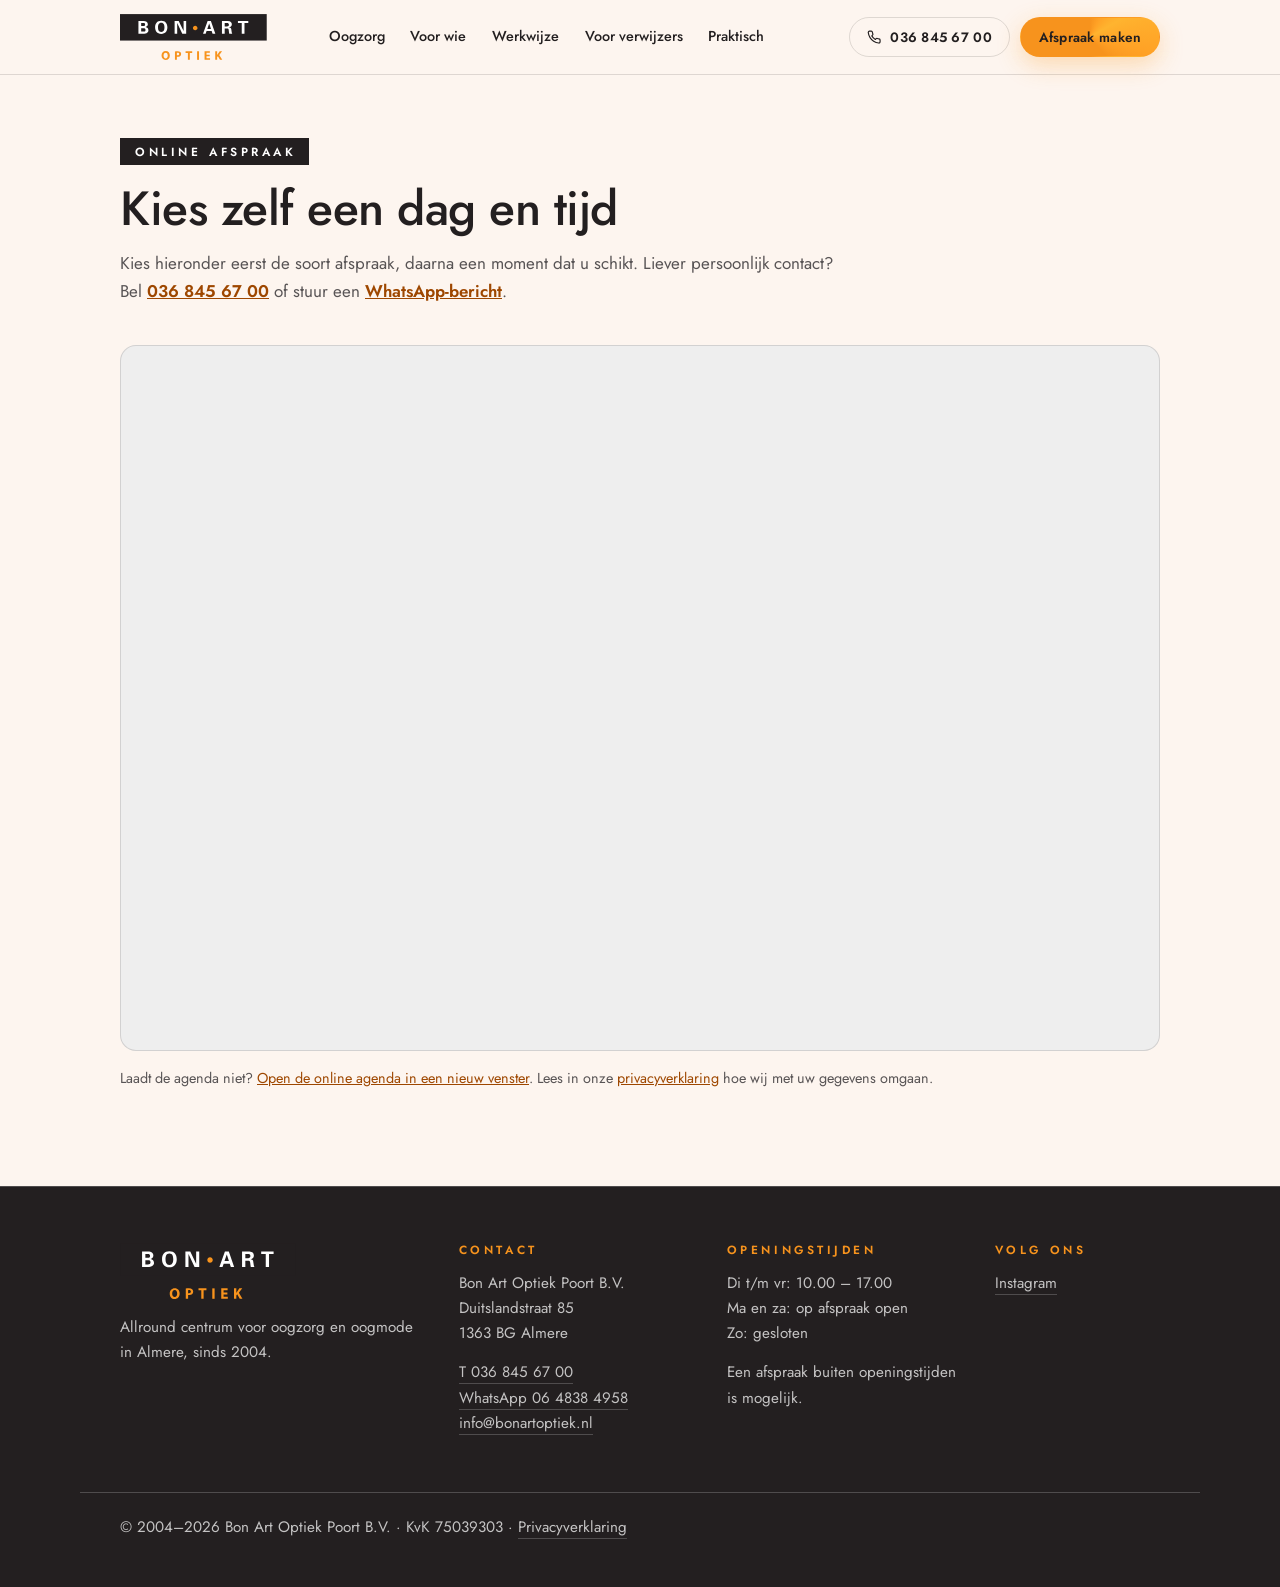
<file: v3/afspraak.html>
<!DOCTYPE html>
<html lang="nl">
<head>
<meta charset="UTF-8">
<meta name="viewport" content="width=device-width, initial-scale=1.0">
<title>Online afspraak maken — Bon Art Optiek Almere Poort</title>
<meta name="description" content="Maak online een afspraak bij Bon Art Optiek in Almere Poort: oogmeting, optometrisch onderzoek, contactlenzen, prismameting of rijbewijskeuring. Kies zelf een dag en tijd.">
<meta name="theme-color" content="#231f20">
<meta property="og:title" content="Online afspraak maken — Bon Art Optiek">
<meta property="og:description" content="Kies zelf een dag en tijd voor uw afspraak bij Bon Art Optiek in Almere Poort.">
<meta property="og:type" content="website">
<meta property="og:locale" content="nl_NL">
<link rel="icon" href="data:image/svg+xml,%3Csvg xmlns='http://www.w3.org/2000/svg' viewBox='0 0 64 64'%3E%3Crect width='64' height='64' rx='10' fill='%23231f20'/%3E%3Ccircle cx='32' cy='32' r='11' fill='%23f7931d'/%3E%3C/svg%3E">
<link rel="preload" href="assets/fonts/jost-latin-wght-normal.woff2" as="font" type="font/woff2" crossorigin>
<link rel="stylesheet" href="assets/css/style.css">
<script src="assets/js/main.js" defer></script>
</head>
<body class="page-sub">

<a class="skip" href="#inhoud">Direct naar de inhoud</a>

<!-- ================= HEADER ================= -->
<header class="header on-light" id="siteHeader">
  <div class="header-inner">
    <a href="index.html" class="logo" aria-label="Bon Art Optiek — naar het begin van de pagina">
      <img src="assets/img/logo-bonart-optiek.svg" alt="Bon Art Optiek" width="1721" height="542">
    </a>

    <nav class="nav" aria-label="Hoofdmenu">
      <a href="index.html#oogzorg">Oogzorg</a>
      <a href="index.html#voor-wie">Voor wie</a>
      <a href="index.html#werkwijze">Werkwijze</a>
      <a href="index.html#verwijzers">Voor verwijzers</a>
      <a href="index.html#praktisch">Praktisch</a>
    </nav>

    <div class="header-cta">
      <a class="btn btn-line btn-sm hide-sm" href="tel:+31368456700"><svg class="i" viewBox="0 0 24 24" fill="none" stroke="currentColor" stroke-width="2" stroke-linecap="round" stroke-linejoin="round" aria-hidden="true"><path d="M22 16.92v3a2 2 0 0 1-2.18 2 19.79 19.79 0 0 1-8.63-3.07 19.5 19.5 0 0 1-6-6 19.79 19.79 0 0 1-3.07-8.67A2 2 0 0 1 4.11 2h3a2 2 0 0 1 2 1.72c.13.96.36 1.9.7 2.81a2 2 0 0 1-.45 2.11L8.09 9.91a16 16 0 0 0 6 6l1.27-1.27a2 2 0 0 1 2.11-.45c.91.34 1.85.57 2.81.7A2 2 0 0 1 22 16.92Z"/></svg>036 845 67 00</a>
      <a class="btn btn-primary btn-sm" href="index.html#afspraak">Afspraak maken</a>
      <button class="menu-btn" type="button" popovertarget="menu" aria-label="Menu openen">
        <span></span><span></span>
      </button>
    </div>
  </div>
</header>

<!-- Mobiel menu (native popover, geen JS nodig om te openen) -->
<nav id="menu" class="menu" popover aria-label="Mobiel menu">
  <button class="menu-close" type="button" popovertarget="menu" popovertargetaction="hide" aria-label="Menu sluiten">Sluiten</button>
  <a href="index.html#oogzorg">Oogzorg</a>
  <a href="index.html#voor-wie">Voor wie</a>
  <a href="index.html#werkwijze">Werkwijze</a>
  <a href="index.html#verwijzers">Voor verwijzers</a>
  <a href="index.html#praktisch">Openingstijden &amp; route</a>
  <a class="btn btn-primary" href="index.html#afspraak">Afspraak maken</a>
  <a class="menu-tel" href="tel:+31368456700"><svg class="i" viewBox="0 0 24 24" fill="none" stroke="currentColor" stroke-width="2" stroke-linecap="round" stroke-linejoin="round" aria-hidden="true"><path d="M22 16.92v3a2 2 0 0 1-2.18 2 19.79 19.79 0 0 1-8.63-3.07 19.5 19.5 0 0 1-6-6 19.79 19.79 0 0 1-3.07-8.67A2 2 0 0 1 4.11 2h3a2 2 0 0 1 2 1.72c.13.96.36 1.9.7 2.81a2 2 0 0 1-.45 2.11L8.09 9.91a16 16 0 0 0 6 6l1.27-1.27a2 2 0 0 1 2.11-.45c.91.34 1.85.57 2.81.7A2 2 0 0 1 22 16.92Z"/></svg>036 845 67 00</a>
</nav>

<main id="inhoud" class="booking">
  <div class="wrap">
    <header class="booking-head">
      <p class="label">Online afspraak</p>
      <h1 class="booking-title">Kies zelf een dag en tijd</h1>
      <p class="section-sub">Kies hieronder eerst de soort afspraak, daarna een moment dat u schikt. Liever persoonlijk contact? Bel <a href="tel:+31368456700">036 845 67 00</a> of stuur een <a href="https://wa.me/31648384958?text=Beste%20Bon%20Art%20Optiek%2C%20ik%20wil%20graag%20een%20afspraak%20maken." target="_blank" rel="noopener">WhatsApp-bericht</a>.</p>
    </header>

    <div class="booking-frame">
      <!-- Online agenda (OnlineBoekenPro). De hoogte past zich automatisch aan via assets/js/main.js (stap 5). -->
      <iframe id="boeken"
        src="https://apollo2cs0.bnfoptics.com/OnlineBoekenPro/?D=kijkknoester&amp;FID=4"
        title="Online afspraak maken bij Bon Art Optiek"
        allow="clipboard-write"
        referrerpolicy="strict-origin-when-cross-origin"></iframe>
    </div>

    <p class="booking-fallback">Laadt de agenda niet? <a href="https://apollo2cs0.bnfoptics.com/OnlineBoekenPro/?D=kijkknoester&amp;FID=4" target="_blank" rel="noopener">Open de online agenda in een nieuw venster</a>. Lees in onze <a href="privacy.html#website">privacyverklaring</a> hoe wij met uw gegevens omgaan.</p>
  </div>
</main>

<!-- ================= FOOTER ================= -->
<footer class="footer">
  <div class="wrap footer-grid">
    <div>
      <img class="footer-logo" src="assets/img/logo-bonart-optiek.svg" alt="Bon Art Optiek" width="1721" height="542" loading="lazy">
      <p class="footer-tag">Allround centrum voor oogzorg en oogmode in Almere, sinds 2004.</p>
    </div>
    <div>
      <h2>Contact</h2>
      <p>Bon Art Optiek Poort B.V.<br>Duitslandstraat 85<br>1363 BG Almere</p>
      <p><a href="tel:+31368456700">T 036 845 67 00</a><br>
      <a href="https://wa.me/31648384958" target="_blank" rel="noopener">WhatsApp 06 4838 4958</a><br>
      <a href="mailto:info@bonartoptiek.nl">info@bonartoptiek.nl</a></p>
    </div>
    <div>
      <h2>Openingstijden</h2>
      <p>Di t/m vr: 10.00 – 17.00<br>Ma en za: op afspraak open<br>Zo: gesloten</p>
      <p class="footer-note">Een afspraak buiten openingstijden is mogelijk.</p>
    </div>
    <div>
      <h2>Volg ons</h2>
      <p><a href="https://www.instagram.com/bonartoptiek/" target="_blank" rel="noopener">Instagram</a></p>
    </div>
  </div>
  <div class="wrap footer-legal">
    <p>&copy; 2004–2026 Bon Art Optiek Poort B.V. · KvK 75039303 · <a href="privacy.html">Privacyverklaring</a></p>
  </div>
</footer>

</body>
</html>
</file>
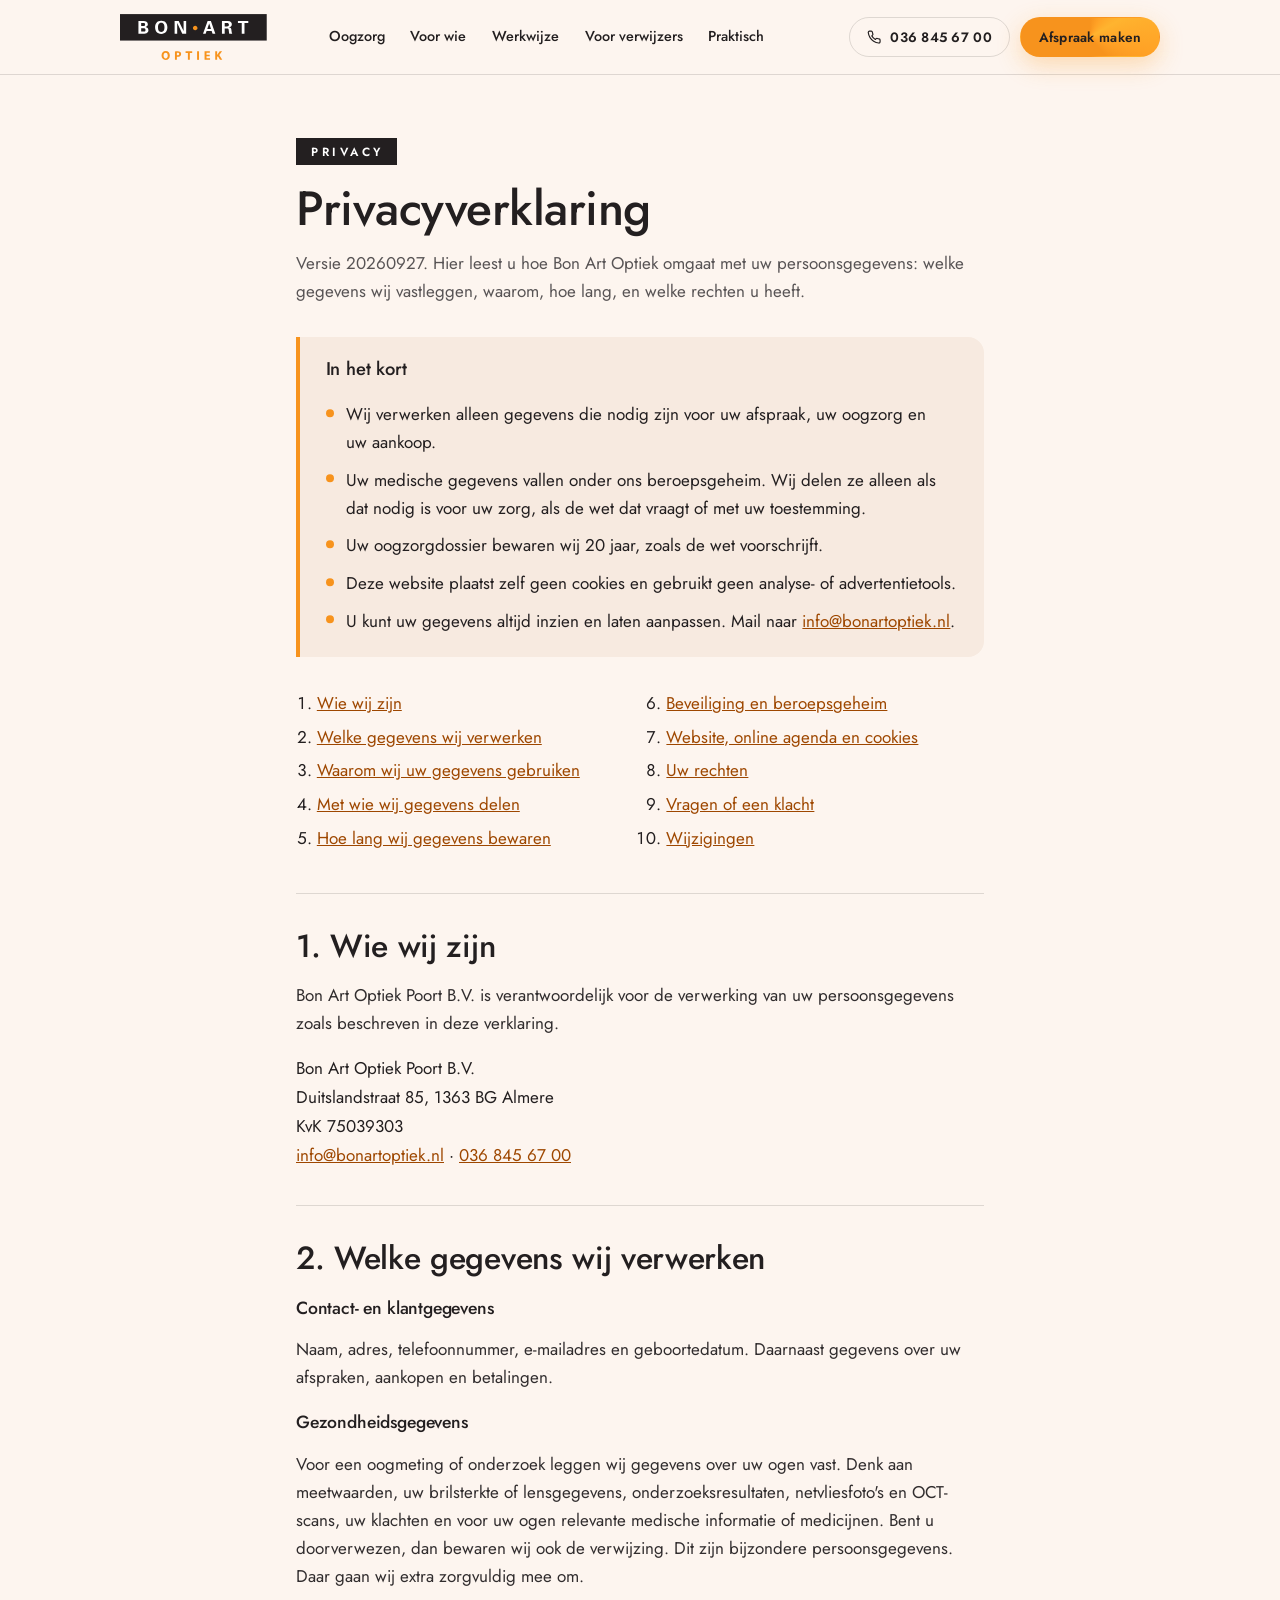
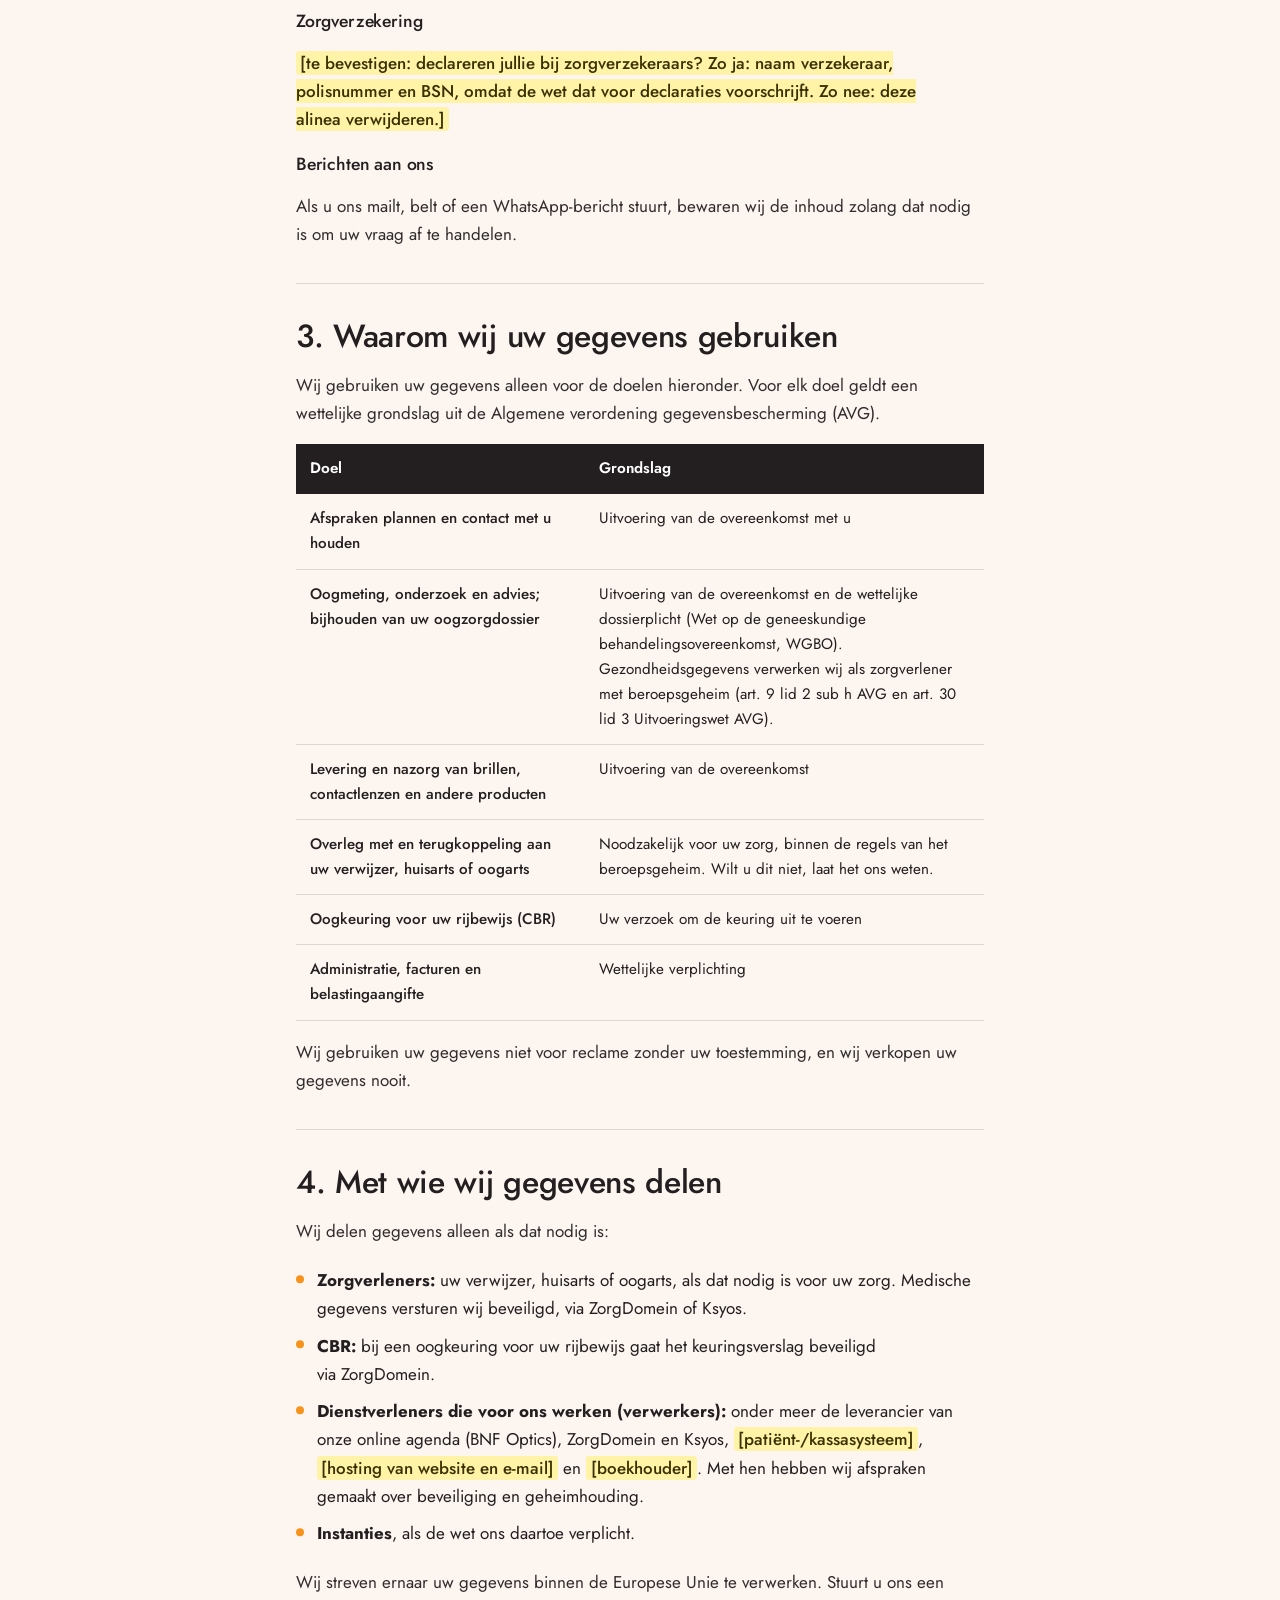
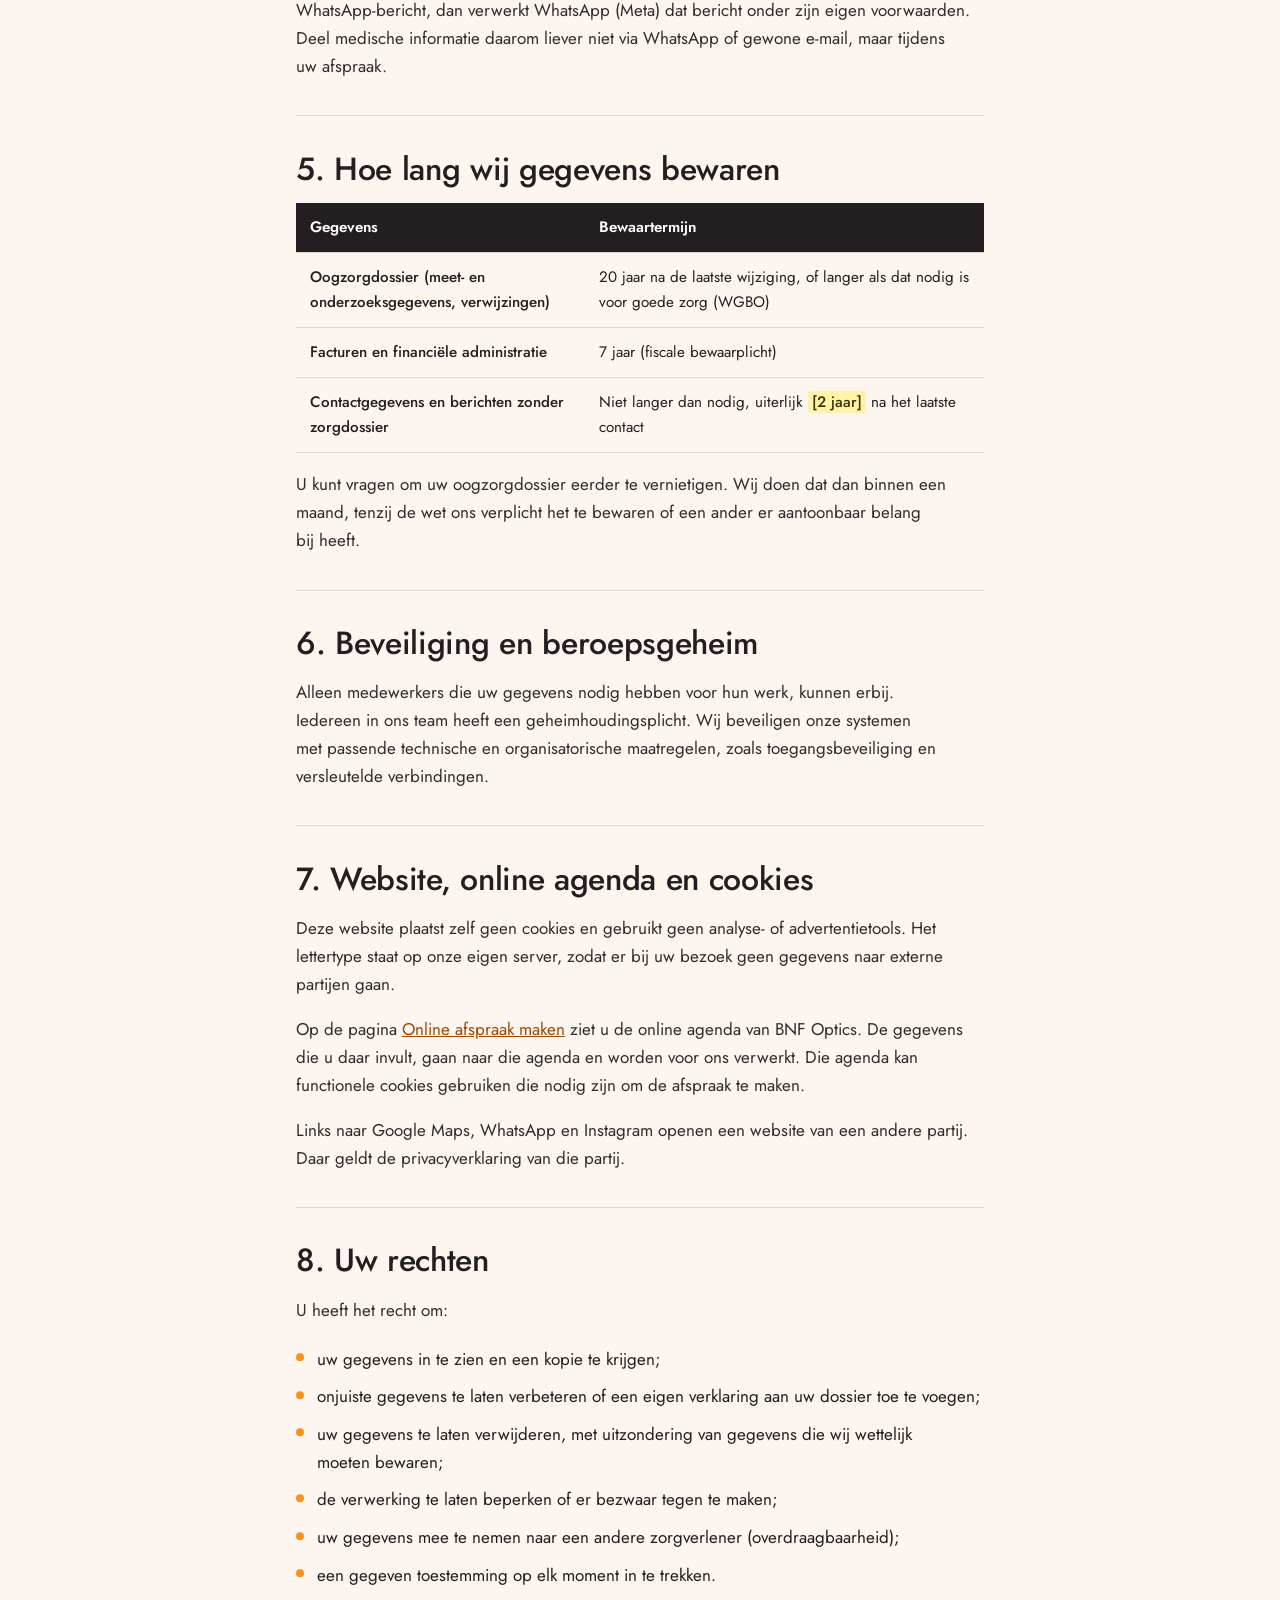
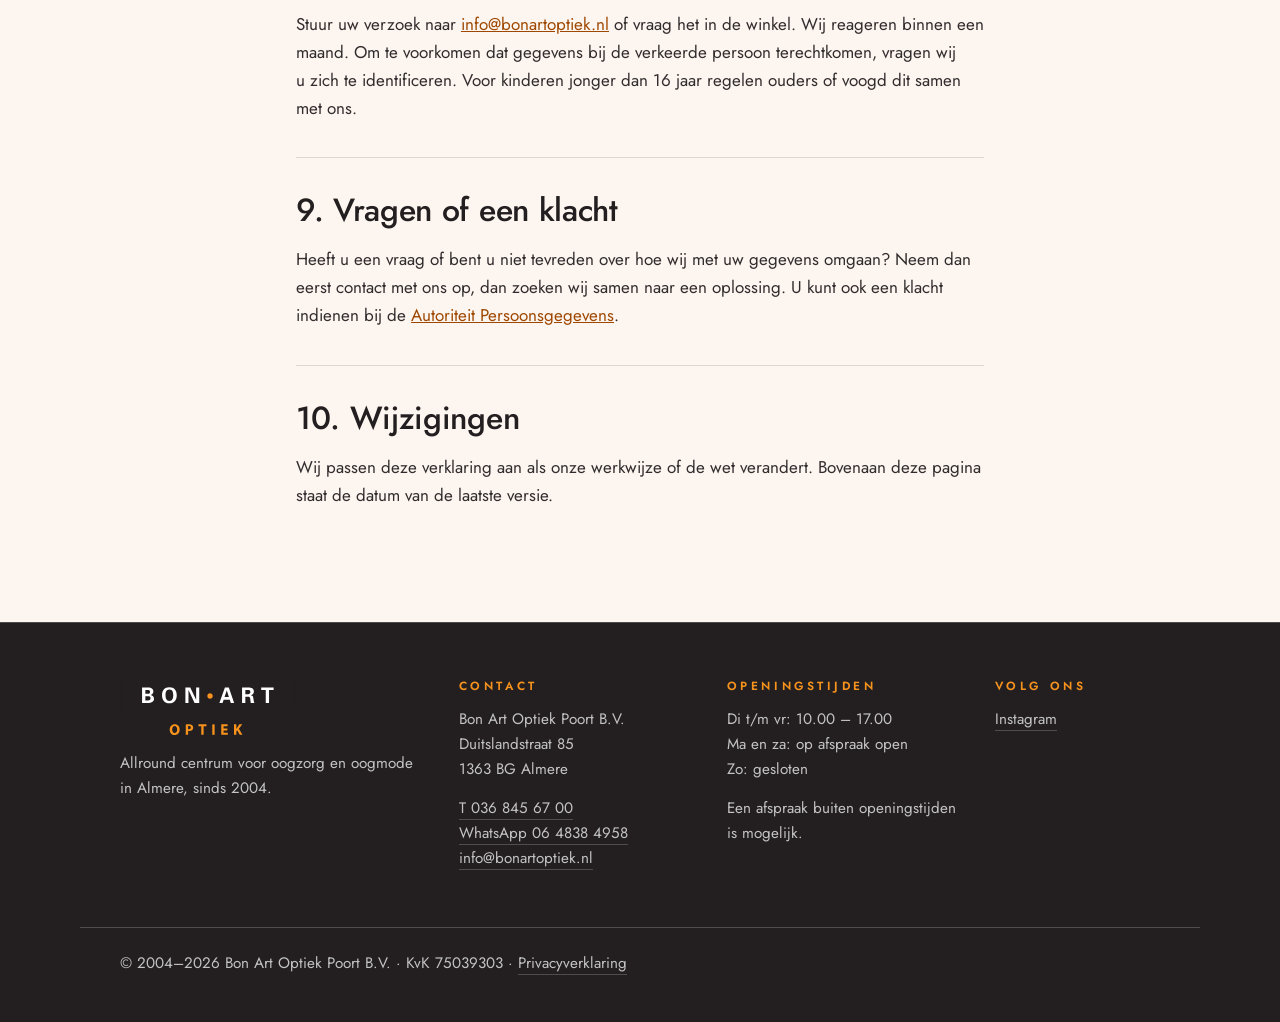
<file: v3/privacy.html>
<!DOCTYPE html>
<html lang="nl">
<head>
<meta charset="UTF-8">
<meta name="viewport" content="width=device-width, initial-scale=1.0">
<title>Privacyverklaring — Bon Art Optiek</title>
<meta name="description" content="Privacyverklaring van Bon Art Optiek in Almere Poort: welke gegevens wij verwerken, waarom, hoe lang en welke rechten u heeft.">
<meta name="theme-color" content="#231f20">
<meta property="og:title" content="Privacyverklaring — Bon Art Optiek">
<meta property="og:description" content="Hoe Bon Art Optiek omgaat met uw persoonsgegevens.">
<meta property="og:type" content="website">
<meta property="og:locale" content="nl_NL">
<link rel="icon" href="data:image/svg+xml,%3Csvg xmlns='http://www.w3.org/2000/svg' viewBox='0 0 64 64'%3E%3Crect width='64' height='64' rx='10' fill='%23231f20'/%3E%3Ccircle cx='32' cy='32' r='11' fill='%23f7931d'/%3E%3C/svg%3E">
<link rel="preload" href="assets/fonts/jost-latin-wght-normal.woff2" as="font" type="font/woff2" crossorigin>
<link rel="stylesheet" href="assets/css/style.css">
<script src="assets/js/main.js" defer></script>
</head>
<body class="page-sub">

<a class="skip" href="#inhoud">Direct naar de inhoud</a>

<!-- ================= HEADER ================= -->
<header class="header on-light" id="siteHeader">
  <div class="header-inner">
    <a href="index.html" class="logo" aria-label="Bon Art Optiek — naar het begin van de pagina">
      <img src="assets/img/logo-bonart-optiek.svg" alt="Bon Art Optiek" width="1721" height="542">
    </a>

    <nav class="nav" aria-label="Hoofdmenu">
      <a href="index.html#oogzorg">Oogzorg</a>
      <a href="index.html#voor-wie">Voor wie</a>
      <a href="index.html#werkwijze">Werkwijze</a>
      <a href="index.html#verwijzers">Voor verwijzers</a>
      <a href="index.html#praktisch">Praktisch</a>
    </nav>

    <div class="header-cta">
      <a class="btn btn-line btn-sm hide-sm" href="tel:+31368456700"><svg class="i" viewBox="0 0 24 24" fill="none" stroke="currentColor" stroke-width="2" stroke-linecap="round" stroke-linejoin="round" aria-hidden="true"><path d="M22 16.92v3a2 2 0 0 1-2.18 2 19.79 19.79 0 0 1-8.63-3.07 19.5 19.5 0 0 1-6-6 19.79 19.79 0 0 1-3.07-8.67A2 2 0 0 1 4.11 2h3a2 2 0 0 1 2 1.72c.13.96.36 1.9.7 2.81a2 2 0 0 1-.45 2.11L8.09 9.91a16 16 0 0 0 6 6l1.27-1.27a2 2 0 0 1 2.11-.45c.91.34 1.85.57 2.81.7A2 2 0 0 1 22 16.92Z"/></svg>036 845 67 00</a>
      <a class="btn btn-primary btn-sm" href="index.html#afspraak">Afspraak maken</a>
      <button class="menu-btn" type="button" popovertarget="menu" aria-label="Menu openen">
        <span></span><span></span>
      </button>
    </div>
  </div>
</header>

<!-- Mobiel menu (native popover, geen JS nodig om te openen) -->
<nav id="menu" class="menu" popover aria-label="Mobiel menu">
  <button class="menu-close" type="button" popovertarget="menu" popovertargetaction="hide" aria-label="Menu sluiten">Sluiten</button>
  <a href="index.html#oogzorg">Oogzorg</a>
  <a href="index.html#voor-wie">Voor wie</a>
  <a href="index.html#werkwijze">Werkwijze</a>
  <a href="index.html#verwijzers">Voor verwijzers</a>
  <a href="index.html#praktisch">Openingstijden &amp; route</a>
  <a class="btn btn-primary" href="index.html#afspraak">Afspraak maken</a>
  <a class="menu-tel" href="tel:+31368456700"><svg class="i" viewBox="0 0 24 24" fill="none" stroke="currentColor" stroke-width="2" stroke-linecap="round" stroke-linejoin="round" aria-hidden="true"><path d="M22 16.92v3a2 2 0 0 1-2.18 2 19.79 19.79 0 0 1-8.63-3.07 19.5 19.5 0 0 1-6-6 19.79 19.79 0 0 1-3.07-8.67A2 2 0 0 1 4.11 2h3a2 2 0 0 1 2 1.72c.13.96.36 1.9.7 2.81a2 2 0 0 1-.45 2.11L8.09 9.91a16 16 0 0 0 6 6l1.27-1.27a2 2 0 0 1 2.11-.45c.91.34 1.85.57 2.81.7A2 2 0 0 1 22 16.92Z"/></svg>036 845 67 00</a>
</nav>

<main id="inhoud" class="legal">
  <div class="wrap legal-wrap">
    <header class="legal-head">
      <p class="label">Privacy</p>
      <h1 class="booking-title">Privacyverklaring</h1>
      <p class="section-sub">Versie 20260927. Hier leest u hoe Bon Art Optiek omgaat met uw persoonsgegevens: welke gegevens wij vastleggen, waarom, hoe lang, en welke rechten u heeft.</p>
    </header>

    <aside class="legal-summary">
      <h2>In het kort</h2>
      <ul class="dots">
        <li>Wij verwerken alleen gegevens die nodig zijn voor uw afspraak, uw oogzorg en uw aankoop.</li>
        <li>Uw medische gegevens vallen onder ons beroepsgeheim. Wij delen ze alleen als dat nodig is voor uw zorg, als de wet dat vraagt of met uw toestemming.</li>
        <li>Uw oogzorgdossier bewaren wij 20 jaar, zoals de wet voorschrijft.</li>
        <li>Deze website plaatst zelf geen cookies en gebruikt geen analyse- of advertentietools.</li>
        <li>U kunt uw gegevens altijd inzien en laten aanpassen. Mail naar <a href="mailto:info@bonartoptiek.nl">info@bonartoptiek.nl</a>.</li>
      </ul>
    </aside>

    <nav class="legal-toc" aria-label="Inhoud van deze verklaring">
      <ol>
        <li><a href="#wie">Wie wij zijn</a></li>
        <li><a href="#gegevens">Welke gegevens wij verwerken</a></li>
        <li><a href="#doelen">Waarom wij uw gegevens gebruiken</a></li>
        <li><a href="#delen">Met wie wij gegevens delen</a></li>
        <li><a href="#bewaren">Hoe lang wij gegevens bewaren</a></li>
        <li><a href="#beveiliging">Beveiliging en beroepsgeheim</a></li>
        <li><a href="#website">Website, online agenda en cookies</a></li>
        <li><a href="#rechten">Uw rechten</a></li>
        <li><a href="#klacht">Vragen of een klacht</a></li>
        <li><a href="#wijzigingen">Wijzigingen</a></li>
      </ol>
    </nav>

    <section id="wie">
      <h2>1. Wie wij zijn</h2>
      <p>Bon Art Optiek Poort B.V. is verantwoordelijk voor de verwerking van uw persoonsgegevens zoals beschreven in deze verklaring.</p>
      <address class="legal-addr">
        Bon Art Optiek Poort B.V.<br>
        Duitslandstraat 85, 1363 BG Almere<br>
        KvK 75039303<br>
        <a href="mailto:info@bonartoptiek.nl">info@bonartoptiek.nl</a> · <a href="tel:+31368456700">036 845 67 00</a>
      </address>
    </section>

    <section id="gegevens">
      <h2>2. Welke gegevens wij verwerken</h2>
      <h3>Contact- en klantgegevens</h3>
      <p>Naam, adres, telefoonnummer, e-mailadres en geboortedatum. Daarnaast gegevens over uw afspraken, aankopen en betalingen.</p>
      <h3>Gezondheidsgegevens</h3>
      <p>Voor een oogmeting of onderzoek leggen wij gegevens over uw ogen vast. Denk aan meetwaarden, uw brilsterkte of lensgegevens, onderzoeksresultaten, netvliesfoto's en OCT-scans, uw klachten en voor uw ogen relevante medische informatie of medicijnen. Bent u doorverwezen, dan bewaren wij ook de verwijzing. Dit zijn bijzondere persoonsgegevens. Daar gaan wij extra zorgvuldig mee om.</p>
      <h3>Zorgverzekering</h3>
      <p><mark class="ph">[te bevestigen: declareren jullie bij zorgverzekeraars? Zo ja: naam verzekeraar, polisnummer en BSN, omdat de wet dat voor declaraties voorschrijft. Zo nee: deze alinea verwijderen.]</mark></p>
      <h3>Berichten aan ons</h3>
      <p>Als u ons mailt, belt of een WhatsApp-bericht stuurt, bewaren wij de inhoud zolang dat nodig is om uw vraag af te handelen.</p>
    </section>

    <section id="doelen">
      <h2>3. Waarom wij uw gegevens gebruiken</h2>
      <p>Wij gebruiken uw gegevens alleen voor de doelen hieronder. Voor elk doel geldt een wettelijke grondslag uit de Algemene verordening gegevensbescherming (AVG).</p>
      <div class="table-scroll">
        <table class="legal-table">
          <thead><tr><th scope="col">Doel</th><th scope="col">Grondslag</th></tr></thead>
          <tbody>
            <tr><td>Afspraken plannen en contact met u houden</td><td>Uitvoering van de overeenkomst met u</td></tr>
            <tr><td>Oogmeting, onderzoek en advies; bijhouden van uw oogzorgdossier</td><td>Uitvoering van de overeenkomst en de wettelijke dossierplicht (Wet op de geneeskundige behandelingsovereenkomst, WGBO). Gezondheidsgegevens verwerken wij als zorgverlener met beroepsgeheim (art. 9 lid 2 sub h AVG en art. 30 lid 3 Uitvoeringswet AVG).</td></tr>
            <tr><td>Levering en nazorg van brillen, contactlenzen en andere producten</td><td>Uitvoering van de overeenkomst</td></tr>
            <tr><td>Overleg met en terugkoppeling aan uw verwijzer, huisarts of oogarts</td><td>Noodzakelijk voor uw zorg, binnen de regels van het beroepsgeheim. Wilt u dit niet, laat het ons weten.</td></tr>
            <tr><td>Oogkeuring voor uw rijbewijs (CBR)</td><td>Uw verzoek om de keuring uit te voeren</td></tr>
            <tr><td>Administratie, facturen en belastingaangifte</td><td>Wettelijke verplichting</td></tr>
          </tbody>
        </table>
      </div>
      <p>Wij gebruiken uw gegevens niet voor reclame zonder uw toestemming, en wij verkopen uw gegevens nooit.</p>
    </section>

    <section id="delen">
      <h2>4. Met wie wij gegevens delen</h2>
      <p>Wij delen gegevens alleen als dat nodig is:</p>
      <ul class="dots">
        <li><strong>Zorgverleners:</strong> uw verwijzer, huisarts of oogarts, als dat nodig is voor uw zorg. Medische gegevens versturen wij beveiligd, via ZorgDomein of Ksyos.</li>
        <li><strong>CBR:</strong> bij een oogkeuring voor uw rijbewijs gaat het keuringsverslag beveiligd via ZorgDomein.</li>
        <li><strong>Dienstverleners die voor ons werken (verwerkers):</strong> onder meer de leverancier van onze online agenda (BNF Optics), ZorgDomein en Ksyos, <mark class="ph">[patiënt-/kassasysteem]</mark>, <mark class="ph">[hosting van website en e-mail]</mark> en <mark class="ph">[boekhouder]</mark>. Met hen hebben wij afspraken gemaakt over beveiliging en geheimhouding.</li>
        <li><strong>Instanties</strong>, als de wet ons daartoe verplicht.</li>
      </ul>
      <p>Wij streven ernaar uw gegevens binnen de Europese Unie te verwerken. Stuurt u ons een WhatsApp-bericht, dan verwerkt WhatsApp (Meta) dat bericht onder zijn eigen voorwaarden. Deel medische informatie daarom liever niet via WhatsApp of gewone e-mail, maar tijdens uw afspraak.</p>
    </section>

    <section id="bewaren">
      <h2>5. Hoe lang wij gegevens bewaren</h2>
      <div class="table-scroll">
        <table class="legal-table">
          <thead><tr><th scope="col">Gegevens</th><th scope="col">Bewaartermijn</th></tr></thead>
          <tbody>
            <tr><td>Oogzorgdossier (meet- en onderzoeksgegevens, verwijzingen)</td><td>20 jaar na de laatste wijziging, of langer als dat nodig is voor goede zorg (WGBO)</td></tr>
            <tr><td>Facturen en financiële administratie</td><td>7 jaar (fiscale bewaarplicht)</td></tr>
            <tr><td>Contactgegevens en berichten zonder zorgdossier</td><td>Niet langer dan nodig, uiterlijk <mark class="ph">[2 jaar]</mark> na het laatste contact</td></tr>
          </tbody>
        </table>
      </div>
      <p>U kunt vragen om uw oogzorgdossier eerder te vernietigen. Wij doen dat dan binnen een maand, tenzij de wet ons verplicht het te bewaren of een ander er aantoonbaar belang bij heeft.</p>
    </section>

    <section id="beveiliging">
      <h2>6. Beveiliging en beroepsgeheim</h2>
      <p>Alleen medewerkers die uw gegevens nodig hebben voor hun werk, kunnen erbij. Iedereen in ons team heeft een geheimhoudingsplicht. Wij beveiligen onze systemen met passende technische en organisatorische maatregelen, zoals toegangsbeveiliging en versleutelde verbindingen.</p>
    </section>

    <section id="website">
      <h2>7. Website, online agenda en cookies</h2>
      <p>Deze website plaatst zelf geen cookies en gebruikt geen analyse- of advertentietools. Het lettertype staat op onze eigen server, zodat er bij uw bezoek geen gegevens naar externe partijen gaan.</p>
      <p>Op de pagina <a href="afspraak.html">Online afspraak maken</a> ziet u de online agenda van BNF Optics. De gegevens die u daar invult, gaan naar die agenda en worden voor ons verwerkt. Die agenda kan functionele cookies gebruiken die nodig zijn om de afspraak te maken.</p>
      <p>Links naar Google Maps, WhatsApp en Instagram openen een website van een andere partij. Daar geldt de privacyverklaring van die partij.</p>
    </section>

    <section id="rechten">
      <h2>8. Uw rechten</h2>
      <p>U heeft het recht om:</p>
      <ul class="dots">
        <li>uw gegevens in te zien en een kopie te krijgen;</li>
        <li>onjuiste gegevens te laten verbeteren of een eigen verklaring aan uw dossier toe te voegen;</li>
        <li>uw gegevens te laten verwijderen, met uitzondering van gegevens die wij wettelijk moeten bewaren;</li>
        <li>de verwerking te laten beperken of er bezwaar tegen te maken;</li>
        <li>uw gegevens mee te nemen naar een andere zorgverlener (overdraagbaarheid);</li>
        <li>een gegeven toestemming op elk moment in te trekken.</li>
      </ul>
      <p>Stuur uw verzoek naar <a href="mailto:info@bonartoptiek.nl">info@bonartoptiek.nl</a> of vraag het in de winkel. Wij reageren binnen een maand. Om te voorkomen dat gegevens bij de verkeerde persoon terechtkomen, vragen wij u zich te identificeren. Voor kinderen jonger dan 16 jaar regelen ouders of voogd dit samen met ons.</p>
    </section>

    <section id="klacht">
      <h2>9. Vragen of een klacht</h2>
      <p>Heeft u een vraag of bent u niet tevreden over hoe wij met uw gegevens omgaan? Neem dan eerst contact met ons op, dan zoeken wij samen naar een oplossing. U kunt ook een klacht indienen bij de <a href="https://autoriteitpersoonsgegevens.nl" target="_blank" rel="noopener">Autoriteit Persoonsgegevens</a>.</p>
    </section>

    <section id="wijzigingen">
      <h2>10. Wijzigingen</h2>
      <p>Wij passen deze verklaring aan als onze werkwijze of de wet verandert. Bovenaan deze pagina staat de datum van de laatste versie.</p>
    </section>
  </div>
</main>

<!-- ================= FOOTER ================= -->
<footer class="footer">
  <div class="wrap footer-grid">
    <div>
      <img class="footer-logo" src="assets/img/logo-bonart-optiek.svg" alt="Bon Art Optiek" width="1721" height="542" loading="lazy">
      <p class="footer-tag">Allround centrum voor oogzorg en oogmode in Almere, sinds 2004.</p>
    </div>
    <div>
      <h2>Contact</h2>
      <p>Bon Art Optiek Poort B.V.<br>Duitslandstraat 85<br>1363 BG Almere</p>
      <p><a href="tel:+31368456700">T 036 845 67 00</a><br>
      <a href="https://wa.me/31648384958" target="_blank" rel="noopener">WhatsApp 06 4838 4958</a><br>
      <a href="mailto:info@bonartoptiek.nl">info@bonartoptiek.nl</a></p>
    </div>
    <div>
      <h2>Openingstijden</h2>
      <p>Di t/m vr: 10.00 – 17.00<br>Ma en za: op afspraak open<br>Zo: gesloten</p>
      <p class="footer-note">Een afspraak buiten openingstijden is mogelijk.</p>
    </div>
    <div>
      <h2>Volg ons</h2>
      <p><a href="https://www.instagram.com/bonartoptiek/" target="_blank" rel="noopener">Instagram</a></p>
    </div>
  </div>
  <div class="wrap footer-legal">
    <p>&copy; 2004–2026 Bon Art Optiek Poort B.V. · KvK 75039303 · <a href="privacy.html">Privacyverklaring</a></p>
  </div>
</footer>

</body>
</html>
</file>
<file: v1/assets/css/style.css>
/* ============================================================
   Bon Art Optiek — Make-over 2026
   Warm, klinisch-precies ontwerp · oklch-kleurruimte
   ============================================================ */

/* --- Design tokens ----------------------------------------- */
:root {
  --cream:      oklch(0.968 0.014 86);
  --paper:      oklch(0.945 0.022 82);
  --ink:        oklch(0.238 0.026 55);
  --ink-2:      oklch(0.30 0.028 55);
  --ink-soft:   oklch(0.42 0.02 55);
  --amber:      oklch(0.735 0.163 68);
  --amber-deep: oklch(0.565 0.138 52);
  --amber-soft: oklch(0.88 0.06 78);
  --line:       oklch(0.238 0.026 55 / 0.14);
  --line-light: oklch(0.968 0.014 86 / 0.22);

  --font-display: "Boska", "Iowan Old Style", Georgia, serif;
  --font-body: "General Sans", "Avenir Next", "Segoe UI", system-ui, sans-serif;

  --text-hero: clamp(2.9rem, 7.5vw, 5.6rem);
  --text-2xl:  clamp(1.9rem, 4vw, 3rem);
  --text-xl:   clamp(1.45rem, 2.6vw, 2rem);
  --text-lg:   1.2rem;
  --text-base: 1.04rem;
  --text-sm:   0.9rem;

  --wrap: 68rem;
  --radius: 1.15rem;
  --ease: cubic-bezier(0.22, 1, 0.36, 1);
}

/* Animated gradient properties */
@property --angle { syntax: "<angle>"; inherits: false; initial-value: 0deg; }
@property --glow  { syntax: "<percentage>"; inherits: false; initial-value: 0%; }

/* --- Base --------------------------------------------------- */
*, *::before, *::after { box-sizing: border-box; }

html {
  scroll-behavior: smooth;
  scroll-padding-top: 5rem;
}

body {
  margin: 0;
  font-family: var(--font-body);
  font-size: var(--text-base);
  line-height: 1.65;
  color: var(--ink);
  background: var(--cream);
  -webkit-font-smoothing: antialiased;
}

img { max-width: 100%; display: block; }

h1, h2, h3 {
  font-family: var(--font-display);
  font-weight: 500;
  line-height: 1.08;
  letter-spacing: -0.015em;
  text-wrap: balance;
}

p { text-wrap: pretty; }

a { color: inherit; }

.wrap { max-width: var(--wrap); margin-inline: auto; padding-inline: clamp(1.2rem, 4vw, 2.5rem); }

.section { padding-block: clamp(4rem, 9vw, 7.5rem); }

.section-head { max-width: 44rem; margin-bottom: clamp(2.2rem, 5vw, 3.8rem); }
.section-head h2 { font-size: var(--text-2xl); margin: 0 0 0.8rem; }
.section-sub { color: var(--ink-soft); margin: 0; }

.eyebrow {
  font-size: 0.8rem;
  font-weight: 600;
  letter-spacing: 0.14em;
  text-transform: uppercase;
  color: var(--amber-deep);
  margin: 0 0 1rem;
}

/* --- Buttons ------------------------------------------------ */
.btn {
  --btn-bg: var(--ink);
  --btn-fg: var(--cream);
  position: relative;
  display: inline-flex;
  align-items: center;
  gap: 0.55rem;
  padding: 0.85rem 1.6rem;
  border-radius: 999px;
  border: 0;
  font-family: var(--font-body);
  font-size: var(--text-sm);
  font-weight: 600;
  letter-spacing: 0.01em;
  text-decoration: none;
  background: var(--btn-bg);
  color: var(--btn-fg);
  cursor: pointer;
  transition: transform 0.35s var(--ease), box-shadow 0.35s var(--ease),
              background 0.35s var(--ease);
}
.btn:hover { transform: translateY(-2px); box-shadow: 0 12px 28px oklch(0.238 0.026 55 / 0.22); }
.btn:active { transform: translateY(0); }
.btn:focus-visible { outline: 2px solid var(--amber); outline-offset: 3px; border-radius: 999px; }

.btn-primary {
  --btn-bg: var(--amber);
  --btn-fg: oklch(0.24 0.05 52);
  background: linear-gradient(120deg, var(--amber), oklch(0.78 0.14 76), var(--amber));
  background-size: 220% 100%;
  animation: shimmer 6s linear infinite;
}
@keyframes shimmer { to { background-position: 220% 0; } }

.btn-outline {
  --btn-bg: transparent;
  border: 1.5px solid currentColor;
  color: var(--ink);
}
.btn-outline:hover { background: var(--ink); color: var(--cream); }

.btn-ghost {
  --btn-bg: transparent;
  border: 1px solid var(--line);
  color: var(--cream);
}
.header:not(.on-light) .btn-ghost { color: var(--cream); border-color: var(--line-light); }
.header.on-light .btn-ghost { color: var(--ink); border-color: var(--line); }

.btn-lg { padding: 1.05rem 2rem; font-size: 1rem; }
.btn-sm { padding: 0.55rem 1.1rem; font-size: 0.82rem; }
.btn-block { width: 100%; justify-content: center; }

.i { width: 1.05em; height: 1.05em; }

/* --- Header ------------------------------------------------- */
.header {
  position: fixed;
  inset-inline: 0;
  top: 0;
  z-index: 60;
  padding-block: 0.9rem;
  transition: background 0.4s var(--ease), box-shadow 0.4s var(--ease), padding 0.4s var(--ease);
}
.header.on-light {
  background: oklch(0.968 0.014 86 / 0.86);
  backdrop-filter: blur(14px) saturate(1.3);
  box-shadow: 0 1px 0 var(--line);
  padding-block: 0.55rem;
}
.header-inner {
  max-width: var(--wrap);
  margin-inline: auto;
  padding-inline: clamp(1.2rem, 4vw, 2.5rem);
  display: flex;
  align-items: center;
  gap: clamp(1rem, 3vw, 2.5rem);
}

/* Logo */
.logo { display: inline-flex; align-items: center; gap: 0.7rem; text-decoration: none; }
.logo-mark { width: 2.45rem; height: 2.45rem; flex: none; }
.logo-disc  { fill: var(--ink); }
.logo-brow  { fill: none; stroke: var(--amber); stroke-width: 5.5; }
.logo-dot   { fill: var(--amber); }
.logo-ring  { fill: none; stroke: var(--amber); stroke-width: 5; }
.logo-text { font-family: var(--font-display); font-size: 1.28rem; letter-spacing: 0.02em; color: var(--cream); white-space: nowrap; }
.logo-text em { font-style: normal; color: var(--amber); }
.logo-text small { display: block; font-family: var(--font-body); font-size: 0.62rem; font-weight: 600; letter-spacing: 0.34em; text-transform: uppercase; opacity: 0.75; }
.header.on-light .logo-text { color: var(--ink); }
.header.on-light .logo-disc { fill: var(--ink); }

.nav { display: flex; gap: clamp(0.9rem, 2vw, 1.7rem); margin-inline: auto; }
.nav a {
  font-size: var(--text-sm);
  font-weight: 500;
  text-decoration: none;
  color: var(--cream);
  opacity: 0.88;
  position: relative;
  padding-block: 0.3rem;
}
.header.on-light .nav a { color: var(--ink); }
.nav a::after {
  content: "";
  position: absolute;
  left: 0; right: 100%; bottom: 0;
  height: 2px;
  background: var(--amber);
  transition: right 0.35s var(--ease);
}
.nav a:hover::after, .nav a:focus-visible::after { right: 0; }

.header-cta { display: flex; gap: 0.6rem; margin-left: auto; }

/* Mobile: hide nav links, keep phone CTA */
@media (max-width: 860px) {
  .nav { display: none; }
  .header-cta .btn-ghost { display: none; }
}

/* --- Progress bar (scroll-driven) ---------------------------- */
.progress {
  position: fixed; top: 0; left: 0; right: 0;
  height: 3px; z-index: 70; pointer-events: none;
}
#progressBar {
  display: block;
  height: 100%;
  width: 100%;
  background: linear-gradient(90deg, var(--amber-deep), var(--amber));
  transform-origin: 0 50%;
  transform: scaleX(0);
}
@supports (animation-timeline: scroll()) {
  #progressBar {
    animation: grow-x linear both;
    animation-timeline: scroll(root);
  }
  @keyframes grow-x { from { transform: scaleX(0); } to { transform: scaleX(1); } }
}

/* --- Hero ---------------------------------------------------- */
.hero {
  position: relative;
  min-height: 100svh;
  display: grid;
  place-items: center;
  text-align: center;
  padding: 8rem 1.2rem 6rem;
  background:
    radial-gradient(120% 90% at 50% 110%, oklch(0.30 0.05 55) 0%, transparent 60%),
    var(--ink);
  color: var(--cream);
  isolation: isolate;
  overflow: clip;
}
#iris {
  position: absolute;
  inset: 0;
  width: 100%; height: 100%;
  z-index: -1;
  display: block;
}
.hero-inner { max-width: 52rem; position: relative; z-index: 1; }
/* donkere scrim onderin: stats blijven leesbaar over de iris-gloed */
.hero::after {
  content: "";
  position: absolute;
  inset: auto 0 0 0;
  height: 42%;
  background: linear-gradient(to top, oklch(0.13 0.03 55 / 0.88) 0%, oklch(0.13 0.03 55 / 0.5) 34%, transparent 68%);
  pointer-events: none;
}
.hero-title {
  font-size: var(--text-hero);
  font-weight: 500;
  margin: 0 0 1.4rem;
  text-shadow: 0 2px 30px oklch(0.14 0.03 55 / 0.55);
}
.hero-title em {
  font-style: italic;
  color: var(--amber);
}
.hero .eyebrow { color: var(--amber); }
.hero-sub {
  max-width: 38rem;
  margin-inline: auto;
  color: oklch(0.968 0.014 86 / 0.86);
  font-size: 1.08rem;
  text-shadow: 0 1px 18px oklch(0.14 0.03 55 / 0.65), 0 0 2px oklch(0.14 0.03 55 / 0.4);
}
.hero-actions {
  display: flex;
  flex-wrap: wrap;
  justify-content: center;
  gap: 0.9rem;
  margin-top: 2.3rem;
}
.hero .btn-outline { color: var(--cream); }
.hero .btn-outline:hover { background: var(--cream); color: var(--ink); }

.hero-facts {
  display: flex;
  justify-content: center;
  gap: clamp(1.5rem, 5vw, 3.5rem);
  margin: 3.2rem 0 0;
}
.hero-facts div { display: grid; }
.hero-facts dt {
  font-family: var(--font-display);
  font-size: 1.5rem;
  color: var(--cream);
  text-shadow: 0 1px 14px oklch(0.13 0.03 55 / 0.85), 0 0 3px oklch(0.13 0.03 55 / 0.6);
}
.hero-facts dd { margin: 0; font-size: 0.82rem; letter-spacing: 0.06em; opacity: 0.78; text-shadow: 0 1px 12px oklch(0.14 0.03 55 / 0.7); }

/* Hero entrance */
@keyframes hero-rise { from { opacity: 0; transform: translateY(26px); } to { opacity: 1; transform: none; } }
.hero .eyebrow, .hero .hero-sub, .hero .hero-actions, .hero .hero-facts { animation: hero-rise 0.9s var(--ease) both; }
.hero .hero-sub     { animation-delay: 0.12s; }
.hero .hero-actions { animation-delay: 0.24s; }
.hero .hero-facts   { animation-delay: 0.36s; }
.hero-title { animation: hero-rise 1.1s var(--ease) 0.05s both; }

/* --- Intro --------------------------------------------------- */
.intro { background: var(--cream); }
.intro-grid {
  display: grid;
  grid-template-columns: 1.05fr 0.95fr;
  gap: clamp(2rem, 6vw, 4.5rem);
  align-items: center;
}
.intro-text h2 { font-size: var(--text-2xl); margin: 0 0 1.2rem; }
.intro-text .lead { font-size: 1.14rem; color: var(--ink-2); }
.intro-text > p { max-width: 36rem; }
.intro-text .btn { margin-top: 1rem; }
.intro-media img { border-radius: var(--radius); aspect-ratio: 4/3; object-fit: cover; }
.intro-media figcaption { font-size: var(--text-sm); color: var(--ink-soft); margin-top: 0.6rem; }
@media (max-width: 900px) {
  .intro-grid { grid-template-columns: 1fr; }
  .intro-media { order: -1; }
}

/* --- Services ------------------------------------------------ */
.services { background: var(--paper); }
.services-grid {
  display: grid;
  grid-template-columns: repeat(3, 1fr);
  gap: 1.1rem;
  container-type: inline-size;
}
.card {
  background: var(--cream);
  border-radius: var(--radius);
  padding: 1.7rem 1.6rem 1.55rem;
  border: 1px solid var(--line);
  transition: transform 0.45s var(--ease), box-shadow 0.45s var(--ease), border-color 0.45s var(--ease);
}
.card:hover {
  transform: translateY(-5px);
  box-shadow: 0 22px 44px oklch(0.238 0.026 55 / 0.12);
  border-color: transparent;
}
.card h3 { font-size: 1.32rem; margin: 0.9rem 0 0.55rem; }
.card p { margin: 0; color: var(--ink-soft); font-size: 0.97rem; }
.card-ico { width: 2.1rem; height: 2.1rem; color: var(--amber-deep); }
.services-note {
  margin-top: 2.4rem;
  padding: 1.3rem 1.6rem;
  border-left: 3px solid var(--amber);
  background: oklch(0.88 0.06 78 / 0.35);
  border-radius: 0 0.8rem 0.8rem 0;
  max-width: 46rem;
}
.services-note p { margin: 0; font-size: 0.98rem; }
@media (max-width: 950px) { .services-grid { grid-template-columns: repeat(2, 1fr); } }
@media (max-width: 620px) { .services-grid { grid-template-columns: 1fr; } }

/* --- Collection ---------------------------------------------- */
.collection { background: var(--cream); }
.coll-grid {
  display: grid;
  grid-template-columns: 0.92fr 1.08fr;
  gap: clamp(2rem, 6vw, 4.5rem);
  align-items: center;
}
.coll-media img { border-radius: var(--radius); aspect-ratio: 4/3.4; object-fit: cover; }
.coll-text h2 { font-size: var(--text-2xl); margin: 0 0 1.2rem; }
.check { list-style: none; padding: 0; margin: 1.4rem 0; display: grid; gap: 0.7rem; }
.check li { display: flex; gap: 0.7rem; align-items: baseline; }
.check li::before {
  content: "✓";
  color: var(--amber-deep);
  font-weight: 700;
  flex: none;
}
@media (max-width: 900px) {
  .coll-grid { grid-template-columns: 1fr; }
  .coll-media { order: -1; }
}

/* --- Method / steps ------------------------------------------ */
.method { background: var(--ink); color: var(--cream); }
.method .eyebrow { color: var(--amber); }
.method h2 { font-size: var(--text-2xl); }
.steps {
  list-style: none;
  margin: 0; padding: 0;
  display: grid;
  grid-template-columns: repeat(2, 1fr);
  gap: 1.4rem 3.5rem;
  counter-reset: step;
}
.steps li {
  display: flex;
  gap: 1.2rem;
  padding-top: 1.4rem;
  border-top: 1px solid var(--line-light);
}
.steps li:last-child { grid-column: 1 / -1; }
.step-n {
  font-family: var(--font-display);
  font-size: 2.1rem;
  line-height: 1;
  color: var(--amber);
  flex: none;
  min-width: 2.2rem;
}
.steps h3 { font-size: 1.3rem; margin: 0.2rem 0 0.45rem; color: var(--cream); }
.steps p { margin: 0; color: oklch(0.968 0.014 86 / 0.66); font-size: 0.98rem; }
@media (max-width: 760px) {
  .steps { grid-template-columns: 1fr; }
  .steps li:last-child { grid-column: auto; }
}

/* --- Referrers ----------------------------------------------- */
.referrers { background: var(--cream); padding-block: clamp(3rem, 7vw, 6rem); }
.ref-card {
  display: grid;
  grid-template-columns: 1.05fr 0.95fr;
  gap: clamp(2rem, 5vw, 3.8rem);
  background: var(--paper);
  border-radius: clamp(1rem, 2.5vw, 1.6rem);
  padding: clamp(1.8rem, 4.5vw, 3.4rem);
  align-items: center;
  box-shadow: 0 30px 60px oklch(0.238 0.026 55 / 0.10);
}
.ref-text h2 { font-size: var(--text-xl); margin: 0 0 1rem; }
.ref-text > p { max-width: 34rem; }
.ref-actions { display: flex; flex-wrap: wrap; gap: 0.8rem; margin-top: 1.4rem; }
.ref-media img { border-radius: 0.9rem; aspect-ratio: 4/3; object-fit: cover; }
@media (max-width: 900px) {
  .ref-card { grid-template-columns: 1fr; }
  .ref-media { order: -1; }
  .ref-media img { aspect-ratio: 16/9; }
}

/* --- Quote ---------------------------------------------------- */
.quote { background: var(--cream); text-align: center; }
.quote blockquote { margin: 0 auto; max-width: 44rem; }
.quote p {
  font-family: var(--font-display);
  font-size: clamp(1.35rem, 2.6vw, 1.9rem);
  line-height: 1.4;
  margin: 0;
  text-wrap: balance;
}
.quote cite { display: block; margin-top: 1.2rem; font-style: normal; font-size: var(--text-sm); color: var(--ink-soft); }

/* --- CTA / Afspraak ------------------------------------------- */
.cta { background: var(--paper); }
.cta-panel {
  display: grid;
  grid-template-columns: 1.15fr 0.85fr;
  gap: clamp(1.8rem, 4vw, 3.2rem);
  background: var(--ink);
  color: var(--cream);
  border-radius: clamp(1.2rem, 3vw, 2rem);
  padding: clamp(1.8rem, 5vw, 4rem);
  position: relative;
  overflow: hidden;
}
.cta-panel::before {
  content: "";
  position: absolute;
  inset: -40%;
  background: radial-gradient(45% 45% at 80% 15%, oklch(0.735 0.163 68 / 0.24), transparent 70%);
  pointer-events: none;
}
.cta-main { position: relative; }
.cta-main h2 { font-size: var(--text-xl); margin: 0 0 1rem; }
.cta-main > p { color: oklch(0.968 0.014 86 / 0.78); max-width: 32rem; }
.cta .eyebrow { color: var(--amber); }
.cta-options { display: grid; gap: 0.7rem; margin-top: 1.8rem; max-width: 26rem; }
.cta-chip {
  display: flex;
  align-items: baseline;
  justify-content: space-between;
  gap: 1rem;
  padding: 0.95rem 1.3rem;
  border-radius: 0.9rem;
  background: oklch(0.968 0.014 86 / 0.07);
  border: 1px solid var(--line-light);
  text-decoration: none;
  transition: background 0.35s var(--ease), border-color 0.35s var(--ease), transform 0.35s var(--ease);
}
.cta-chip:hover { background: oklch(0.968 0.014 86 / 0.14); border-color: var(--amber); transform: translateY(-2px); }
.cta-chip strong { font-size: 1rem; }
.cta-chip span { font-size: var(--text-sm); opacity: 0.72; }
.cta-side { display: grid; gap: 1.6rem; align-content: start; position: relative; }
.cta-big-q {
  font-family: var(--font-display);
  font-size: 1.35rem;
  margin: 0 0 1rem;
}
.cta-note { font-size: var(--text-sm); opacity: 0.66; margin: 0.8rem 0 0; }
.cta-addr { border-top: 1px solid var(--line-light); padding-top: 1.4rem; font-size: 0.95rem; }
.cta-addr p { margin: 0 0 0.6rem; }
.cta-addr a { color: var(--amber); }
@media (max-width: 860px) { .cta-panel { grid-template-columns: 1fr; } }

/* --- Practical / FAQ ------------------------------------------ */
.practical { background: var(--cream); }
.practical-grid {
  display: grid;
  grid-template-columns: 0.85fr 1.15fr;
  gap: clamp(2rem, 6vw, 5rem);
  align-items: start;
}
.hours { background: var(--paper); border-radius: var(--radius); padding: 1.8rem; }
.hours-table { width: 100%; border-collapse: collapse; }
.hours-table th, .hours-table td { text-align: left; padding: 0.5rem 0; border-bottom: 1px solid var(--line); font-weight: 400; }
.hours-table tr:last-child th, .hours-table tr:last-child td { border-bottom: 0; }
.hours-table th { color: var(--ink-soft); }
.hours-table td { font-variant-numeric: tabular-nums; }
.hours-table .accent { color: var(--amber-deep); font-weight: 500; }
.hours-note { font-size: var(--text-sm); color: var(--ink-soft); margin: 1rem 0 0; }
.faq { display: grid; gap: 0.9rem; }
.faq-item details {
  background: var(--paper);
  border-radius: 0.9rem;
  border: 1px solid var(--line);
  overflow: hidden;
}
.faq-item details:open { border-color: var(--amber); }
.faq-item summary {
  list-style: none;
  cursor: pointer;
  padding: 1.05rem 1.3rem;
  font-weight: 600;
  font-size: 0.99rem;
  display: flex;
  justify-content: space-between;
  align-items: center;
  gap: 1rem;
}
.faq-item summary::-webkit-details-marker { display: none; }
.faq-item summary::after {
  content: "+";
  font-family: var(--font-display);
  font-size: 1.4rem;
  color: var(--amber-deep);
  transition: transform 0.3s var(--ease);
  flex: none;
}
.faq-item details:open summary::after { content: "–"; }
.faq-item details[open] summary::after { transform: rotate(180deg); }
.faq-item details p { margin: 0; padding: 0 1.3rem 1.2rem; color: var(--ink-soft); font-size: 0.96rem; }
@media (max-width: 860px) { .practical-grid { grid-template-columns: 1fr; } }

/* --- Final ---------------------------------------------------- */
.final {
  text-align: center;
  padding: clamp(5rem, 12vw, 9rem) 1.2rem;
  background:
    radial-gradient(110% 100% at 50% 120%, oklch(0.30 0.05 55) 0%, transparent 65%),
    var(--ink);
  color: var(--cream);
}
.final-title {
  font-size: var(--text-hero);
  margin: 0 0 0.8rem;
}
.final-title em { color: var(--amber); font-style: italic; }
.final-sub { font-size: 1.1rem; opacity: 0.8; margin: 0 0 2.2rem; }

/* --- Footer ---------------------------------------------------- */
.footer { background: var(--ink); color: oklch(0.968 0.014 86 / 0.75); padding: 3.5rem 0 2rem; border-top: 1px solid var(--line-light); }
.footer-grid {
  display: grid;
  grid-template-columns: repeat(4, 1fr);
  gap: 2.5rem 2rem;
}
.footer h3 { font-family: var(--font-body); font-size: 0.82rem; letter-spacing: 0.14em; text-transform: uppercase; color: var(--amber); margin: 0 0 0.9rem; }
.footer p { margin: 0 0 0.9rem; font-size: 0.94rem; }
.footer a { color: inherit; text-decoration: none; border-bottom: 1px solid var(--line-light); }
.footer a:hover { color: var(--amber); border-color: var(--amber); }
.footer .logo-mark { width: 2.1rem; height: 2.1rem; margin-bottom: 0.9rem; }
.footer-tag { font-family: var(--font-display); font-size: 1.15rem; color: var(--cream); }
.footer-note { font-size: 0.85rem; }
.footer-legal { margin-top: 2.6rem; padding-top: 1.4rem; border-top: 1px solid var(--line-light); font-size: 0.82rem; }
@media (max-width: 760px) { .footer-grid { grid-template-columns: 1fr; gap: 2rem; } }

/* ruimte onder de sticky mobiele actiebalk */
@media (max-width: 760px) { body { padding-bottom: 4.8rem; } }

/* --- Sticky mobile bar ----------------------------------------- */
.sticky-bar {
  position: fixed;
  inset-inline: 0;
  bottom: 0;
  z-index: 55;
  display: none;
  gap: 0.7rem;
  padding: 0.8rem 1rem calc(0.8rem + env(safe-area-inset-bottom));
  background: oklch(0.968 0.014 86 / 0.92);
  backdrop-filter: blur(14px);
  border-top: 1px solid var(--line);
  transform: translateY(110%);
  transition: transform 0.45s var(--ease);
}
.sticky-bar.show { transform: none; }
.sticky-bar .btn { flex: 1; justify-content: center; }
.sticky-bar .btn-ghost { color: var(--ink); border-color: var(--line); }
@media (max-width: 760px) { .sticky-bar { display: flex; } }

/* ============================================================
   Scroll-driven reveal — modern CSS met JS-fallback
   (zonder JS én zonder support is alles gewoon zichtbaar)
   ============================================================ */

@supports (animation-timeline: view()) {
  .reveal {
    opacity: 0;
    animation: reveal-rise 0.9s var(--ease) both;
    animation-timeline: view();
    animation-range: entry 0% entry 55%;
  }
  @keyframes reveal-rise {
    from { opacity: 0; transform: translateY(34px); }
    to   { opacity: 1; transform: none; }
  }
}
/* JS fallback zet html.js-reveal en regelt de transitie via .in */
html.js-reveal .reveal {
  transition: opacity 0.8s var(--ease), transform 0.8s var(--ease);
}
html.js-reveal .reveal:not(.in) { opacity: 0; transform: translateY(28px); }
html.js-reveal .reveal.in { opacity: 1; transform: none; }

/* Reduced motion: everything static & visible */
@media (prefers-reduced-motion: reduce) {
  html { scroll-behavior: auto; }
  *, *::before, *::after { animation-duration: 0.01ms !important; animation-iteration-count: 1 !important; transition-duration: 0.01ms !important; }
  .reveal { opacity: 1 !important; transform: none !important; }
}
</file>
<file: v2/assets/css/style.css>
/* ============================================================
   Bon Art Optiek — make-over v2
   Palet afgeleid van het logo: antraciet #231f20 · oranje #f7931d · wit
   Geen externe afhankelijkheden (lettertype lokaal: Jost, OFL-1.1)
   ============================================================ */

/* --- Lettertype (lokaal) ------------------------------------ */
@font-face {
  font-family: "Jost";
  src: url("../fonts/jost-latin-wght-normal.woff2") format("woff2");
  font-weight: 300 800;
  font-style: normal;
  font-display: swap;
}
@font-face {
  font-family: "Jost";
  src: url("../fonts/jost-latin-wght-italic.woff2") format("woff2");
  font-weight: 300 800;
  font-style: italic;
  font-display: swap;
}

/* --- Design tokens ------------------------------------------
   Twee merkkleuren uit het logo; al het andere is ervan afgeleid
   met relative color syntax. Statische waarden staan eerst als
   fallback voor oudere browsers.                                 */
:root {
  /* merk (exact uit logo.svg) */
  --brand-ink:    #231f20;
  --brand-orange: #f7931d;
  --brand-white:  #ffffff;

  /* afgeleid: warm wit en papier krijgen de tint van het oranje */
  --cream: #fdf5ef;
  --cream: oklch(from var(--brand-orange) 0.975 0.012 h);
  --paper: #f7eae0;
  --paper: oklch(from var(--brand-orange) 0.945 0.02 h);

  /* afgeleid: oranje voor tekst op licht (contrast ≥ 5:1) */
  --orange-text: #984b00;
  --orange-text: oklch(from var(--brand-orange) 0.50 calc(c * 0.85) calc(h - 8));
  /* afgeleid: zachte oranje vlakken */
  --orange-wash: #fbe3c8;
  --orange-wash: oklch(from var(--brand-orange) 0.92 0.05 h);

  /* afgeleid: antracietvarianten */
  --ink:      var(--brand-ink);
  --ink-soft: #57524f;
  --ink-soft: oklch(from var(--brand-ink) 0.45 c h);
  --ink-2:    #332e2f;
  --ink-2:    oklch(from var(--brand-ink) 0.30 c h);

  --line:       color-mix(in oklch, var(--brand-ink) 14%, transparent);
  --line-light: color-mix(in oklch, var(--brand-white) 20%, transparent);
  --on-dark:    color-mix(in oklch, var(--brand-white) 76%, var(--brand-ink));

  --font: "Jost", "Futura", "Avenir Next", "Segoe UI", system-ui, sans-serif;

  --text-hero: clamp(2.6rem, 7vw, 5.4rem);
  --text-2xl:  clamp(1.9rem, 4vw, 3rem);
  --text-xl:   clamp(1.45rem, 2.6vw, 2rem);
  --text-base: 1.0625rem;
  --text-sm:   0.9rem;

  --wrap: 70rem;
  --radius: 1rem;
  --ease: cubic-bezier(0.22, 1, 0.36, 1);
  --header-h: 4.5rem;

  interpolate-size: allow-keywords; /* vloeiend openklappen van FAQ */
}

/* Geanimeerde eigenschappen (@property) */
@property --sweep { syntax: "<angle>"; inherits: false; initial-value: 0deg; }
@property --pulse { syntax: "<number>"; inherits: false; initial-value: 1; }

/* --- Basis --------------------------------------------------- */
*, *::before, *::after { box-sizing: border-box; }

html {
  scroll-behavior: smooth;
  scroll-padding-top: var(--header-h);
  -webkit-text-size-adjust: 100%;
}

body {
  margin: 0;
  font-family: var(--font);
  font-size: var(--text-base);
  font-weight: 400;
  line-height: 1.65;
  color: var(--ink);
  background: var(--cream);
  -webkit-font-smoothing: antialiased;
}

img { max-width: 100%; height: auto; display: block; }

h1, h2, h3 {
  font-weight: 500;
  line-height: 1.1;
  letter-spacing: -0.01em;
  text-wrap: balance;
}
p, li { text-wrap: pretty; }
a { color: inherit; }

:focus-visible { outline: 2px solid var(--brand-orange); outline-offset: 3px; }

.wrap { max-width: var(--wrap); margin-inline: auto; padding-inline: clamp(1.1rem, 4vw, 2.5rem); }
.section { padding-block: clamp(4rem, 9vw, 7.5rem); }

.section-head { max-width: 44rem; margin-bottom: clamp(2.2rem, 5vw, 3.6rem); }
.section-head h2 { font-size: var(--text-2xl); margin: 0 0 0.8rem; }
.section-sub { color: var(--ink-soft); margin: 0; }

.skip {
  position: absolute; left: 1rem; top: -4rem; z-index: 100;
  background: var(--brand-orange); color: var(--ink);
  padding: 0.6rem 1rem; border-radius: 0.5rem; font-weight: 600;
}
.skip:focus { top: 1rem; }

/* Placeholders: duidelijk zichtbaar tijdens review */
mark.ph {
  background: #fff3a8;
  color: #3a3000;
  padding: 0 0.25em;
  border-radius: 0.2em;
  font-weight: 500;
}

/* --- Merkmotieven -------------------------------------------
   1. De oranje punt uit "BON • ART" → scheidingsteken, opsomming,
      stapnummer, voortgangsbalk.
   2. Het antraciet blok met wit gespatieerde kapitalen → labels.
   3. "OPTIEK" in oranje gespatieerde kapitalen → kicker op donker. */
.dot {
  display: inline-block;
  width: 0.42em; height: 0.42em;
  border-radius: 50%;
  background: var(--brand-orange);
  vertical-align: middle;
  margin-inline: 0.55em;
  translate: 0 -0.08em;
}

.label {
  display: inline-block;
  margin: 0 0 1.1rem;
  padding: 0.35rem 0.8rem 0.3rem 0.95rem;
  background: var(--brand-ink);
  color: var(--brand-white);
  font-size: 0.74rem;
  font-weight: 600;
  letter-spacing: 0.3em;
  text-transform: uppercase;
  line-height: 1.4;
}
.label-on-dark { background: var(--brand-white); color: var(--brand-ink); }

.kicker {
  margin: 0 0 1.4rem;
  color: var(--brand-orange);
  font-size: 0.8rem;
  font-weight: 600;
  letter-spacing: 0.34em;
  text-transform: uppercase;
}

.dots { list-style: none; padding: 0; margin: 1.3rem 0; display: grid; gap: 0.6rem; }
.dots li { display: flex; gap: 0.8rem; align-items: baseline; }
.dots li::before {
  content: "";
  flex: none;
  width: 0.5rem; height: 0.5rem;
  border-radius: 50%;
  background: var(--brand-orange);
  translate: 0 -0.1em;
}

.tag {
  display: inline-block;
  padding: 0.1rem 0.5rem;
  margin-right: 0.4rem;
  border-radius: 0.3rem;
  background: var(--brand-ink);
  color: var(--brand-white);
  font-size: 0.72rem;
  letter-spacing: 0.08em;
  text-transform: uppercase;
}

/* --- Knoppen ------------------------------------------------- */
.btn {
  display: inline-flex;
  align-items: center;
  justify-content: center;
  gap: 0.55rem;
  min-height: 2.9rem;
  padding: 0.8rem 1.55rem;
  border-radius: 999px;
  border: 1.5px solid transparent;
  font: inherit;
  font-size: var(--text-sm);
  font-weight: 600;
  letter-spacing: 0.02em;
  text-decoration: none;
  cursor: pointer;
  transition: transform 0.35s var(--ease), box-shadow 0.35s var(--ease),
              background-color 0.35s var(--ease), color 0.35s var(--ease), border-color 0.35s var(--ease);
}
.btn:hover { transform: translateY(-2px); }
.btn:active { transform: none; }

/* Primair: merkoranje met antraciet tekst (contrast 7,1:1) */
.btn-primary {
  color: var(--brand-ink);
  background-color: var(--brand-orange); /* fallback */
  background-image:
    conic-gradient(from var(--sweep) at 50% 50%,
      var(--brand-orange) 0deg,
      oklch(from var(--brand-orange) calc(l + 0.08) c calc(h + 10)) 60deg,
      var(--brand-orange) 140deg,
      var(--brand-orange) 360deg);
  animation: sweep 7s linear infinite;
  box-shadow: 0 8px 24px color-mix(in oklch, var(--brand-orange) 30%, transparent);
}
.btn-primary:hover { box-shadow: 0 14px 34px color-mix(in oklch, var(--brand-orange) 45%, transparent); }
@keyframes sweep { to { --sweep: 360deg; } }

.btn-dark { background: var(--brand-ink); color: var(--brand-white); }
.btn-dark:hover { background: var(--ink-2); }

.btn-line { color: var(--brand-white); border-color: var(--line-light); background: transparent; }
.btn-line:hover { border-color: var(--brand-orange); color: var(--brand-orange); }

.btn-line-dark { color: var(--ink); border-color: var(--ink); background: transparent; }
.btn-line-dark:hover { background: var(--ink); color: var(--brand-white); }

.btn-lg { min-height: 3.4rem; padding: 1rem 2rem; font-size: 1rem; }
.btn-sm { min-height: 2.5rem; padding: 0.5rem 1.1rem; font-size: 0.85rem; }
.btn-block { width: 100%; }
.i { width: 1.05em; height: 1.05em; }

.link {
  display: inline-flex; align-items: center; gap: 0.5rem;
  font-weight: 600; color: var(--orange-text); text-decoration: none;
}
.link::after { content: "→"; transition: translate 0.3s var(--ease); }
.link:hover::after { translate: 4px 0; }

/* --- Header -------------------------------------------------- */
.header {
  position: fixed;
  inset-inline: 0;
  top: 0;
  z-index: 60;
  transition: background-color 0.4s var(--ease), box-shadow 0.4s var(--ease);
}
.header-inner {
  max-width: var(--wrap);
  margin-inline: auto;
  padding: 0.85rem clamp(1.1rem, 4vw, 2.5rem);
  display: flex;
  align-items: center;
  gap: clamp(1rem, 3vw, 2.5rem);
}
.header.on-light {
  background: color-mix(in oklch, var(--cream) 90%, transparent);
  backdrop-filter: blur(14px) saturate(1.2);
  box-shadow: 0 1px 0 var(--line);
}

.logo { display: block; flex: none; line-height: 0; }
.logo img { height: 2.9rem; width: auto; }

.nav { display: flex; gap: clamp(0.9rem, 2vw, 1.6rem); margin-inline: auto; }
.nav a {
  position: relative;
  font-size: var(--text-sm);
  font-weight: 500;
  text-decoration: none;
  color: var(--brand-white);
  padding-block: 0.4rem;
}
.header.on-light .nav a { color: var(--ink); }
/* de logopunt als hover-indicator */
.nav a::after {
  content: "";
  position: absolute;
  left: 50%; bottom: -0.2rem;
  width: 0.36rem; height: 0.36rem;
  border-radius: 50%;
  background: var(--brand-orange);
  translate: -50% 0;
  scale: 0;
  transition: scale 0.3s var(--ease);
}
.nav a:hover::after, .nav a:focus-visible::after { scale: 1; }

.header-cta { display: flex; align-items: center; gap: 0.6rem; margin-left: auto; }
.header.on-light .btn-line { color: var(--ink); border-color: var(--line); }

.menu-btn {
  display: none;
  width: 2.75rem; height: 2.75rem;
  border-radius: 50%;
  border: 1.5px solid var(--line-light);
  background: transparent;
  cursor: pointer;
  place-content: center;
  gap: 0.3rem;
}
.menu-btn span { display: block; width: 1.1rem; height: 2px; background: var(--brand-white); border-radius: 2px; }
.header.on-light .menu-btn { border-color: var(--line); }
.header.on-light .menu-btn span { background: var(--ink); }

@media (max-width: 900px) {
  .nav, .hide-sm { display: none; }
  .menu-btn { display: grid; }
  .logo img { height: 2.4rem; }
}
@media (max-width: 400px) {
  .header-cta .btn-primary { display: none; } /* sticky balk neemt het over */
}

/* Mobiel menu — native popover met @starting-style-animatie */
.menu {
  inset: 0 0 auto auto;
  margin: 0;
  width: min(22rem, 100vw);
  height: 100dvh;
  max-height: none;
  padding: 1.2rem 1.5rem 2rem;
  border: 0;
  background: var(--brand-ink);
  color: var(--brand-white);
  flex-direction: column;
  gap: 0.2rem;
  translate: 100% 0;
  transition: translate 0.45s var(--ease), overlay 0.45s allow-discrete, display 0.45s allow-discrete;
}
.menu:popover-open { display: flex; translate: 0 0; }
@starting-style { .menu:popover-open { translate: 100% 0; } }
.menu::backdrop { background: color-mix(in oklch, var(--brand-ink) 55%, transparent); }
.menu a:not(.btn) {
  padding: 0.85rem 0;
  font-size: 1.25rem;
  text-decoration: none;
  border-bottom: 1px solid var(--line-light);
}
.menu .btn { margin-top: 1.5rem; }
.menu .menu-tel { border: 0; font-size: 1rem; color: var(--brand-orange); text-align: center; }
.menu-close {
  align-self: flex-end;
  margin-bottom: 1rem;
  padding: 0.5rem 0.9rem;
  border-radius: 999px;
  border: 1px solid var(--line-light);
  background: transparent;
  color: var(--brand-white);
  font: inherit;
  font-size: 0.85rem;
  cursor: pointer;
}

/* --- Voortgangsbalk (scroll-driven) --------------------------- */
.progress { position: fixed; inset: 0 0 auto 0; height: 3px; z-index: 70; pointer-events: none; }
.progress span {
  display: block; height: 100%;
  background: var(--brand-orange);
  transform-origin: 0 50%;
  scale: 0 1;
}
@supports (animation-timeline: scroll()) {
  .progress span { animation: grow-x linear both; animation-timeline: scroll(root); }
  @keyframes grow-x { to { scale: 1 1; } }
}

/* --- Hero ---------------------------------------------------- */
.hero {
  position: relative;
  min-height: 100svh;
  display: grid;
  place-items: center;
  text-align: center;
  padding: 8rem 1.1rem 5rem;
  background:
    radial-gradient(90% 70% at 50% 72%, color-mix(in oklch, var(--brand-orange) 22%, var(--brand-ink)) 0%, transparent 70%),
    var(--brand-ink);
  color: var(--brand-white);
  isolation: isolate;
  overflow: clip;
}
#iris { position: absolute; inset: 0; width: 100%; height: 100%; z-index: -1; display: block; }
.hero::after {
  content: "";
  position: absolute; inset: auto 0 0 0; height: 40%;
  background: linear-gradient(to top, color-mix(in oklch, var(--brand-ink) 92%, transparent), transparent);
  pointer-events: none; z-index: -1;
}
.hero-inner { max-width: 54rem; }
.hero-title {
  font-size: var(--text-hero);
  font-weight: 400;
  letter-spacing: -0.02em;
  margin: 0 0 1.4rem;
  text-shadow: 0 2px 30px color-mix(in oklch, var(--brand-ink) 60%, transparent);
}
.hero-title em { font-style: italic; font-weight: 500; color: var(--brand-orange); }
.hero-sub {
  max-width: 40rem;
  margin: 0 auto;
  color: var(--on-dark);
  font-size: 1.1rem;
  text-shadow: 0 1px 16px var(--brand-ink);
}
.hero-actions { display: flex; flex-wrap: wrap; justify-content: center; gap: 0.9rem; margin-top: 2.2rem; }
.hero-facts {
  list-style: none;
  display: flex; flex-wrap: wrap; justify-content: center;
  gap: 1rem clamp(1.5rem, 5vw, 3.5rem);
  margin: 3rem 0 0; padding: 0;
}
.hero-facts li { display: grid; }
.hero-facts strong { font-size: 1.35rem; font-weight: 500; }
.hero-facts span { font-size: 0.8rem; letter-spacing: 0.12em; text-transform: uppercase; color: var(--on-dark); }

/* Binnenkomst */
@keyframes rise { from { opacity: 0; translate: 0 24px; } }
.hero-inner > * { animation: rise 0.9s var(--ease) both; }
.hero-inner > :nth-child(2) { animation-delay: 0.06s; }
.hero-inner > :nth-child(3) { animation-delay: 0.14s; }
.hero-inner > :nth-child(4) { animation-delay: 0.22s; }
.hero-inner > :nth-child(5) { animation-delay: 0.30s; }

/* Hero-inhoud wijkt bij het scrollen (scroll-driven) */
@supports (animation-timeline: view()) {
  .hero-inner {
    animation: hero-out linear both;
    animation-timeline: view();
    animation-range: exit 0% exit 80%;
  }
  @keyframes hero-out { to { opacity: 0.1; scale: 0.96; translate: 0 -4vh; } }
  /* kinderen behouden hun eigen binnenkomst */
}

/* --- Welkom -------------------------------------------------- */
.welcome-grid {
  display: grid;
  grid-template-columns: 1.05fr 0.95fr;
  gap: clamp(2rem, 6vw, 4.5rem);
  align-items: center;
}
.welcome-text h2 { font-size: var(--text-2xl); margin: 0 0 1.2rem; }
.welcome-text .lead { font-size: 1.18rem; color: var(--ink-2); }
.welcome-text > p { max-width: 36rem; }
.welcome-text .btn { margin-top: 0.8rem; }

figure { margin: 0; }
figure img { border-radius: var(--radius); object-fit: cover; }
.welcome-media img { aspect-ratio: 16 / 9; }
figcaption { font-size: 0.85rem; color: var(--ink-soft); margin-top: 0.7rem; }

@media (max-width: 900px) {
  .welcome-grid { grid-template-columns: 1fr; }
}

/* --- Oogzorg ------------------------------------------------- */
.services { background: var(--paper); }
.services-grid {
  display: grid;
  grid-template-columns: repeat(auto-fill, minmax(min(100%, 19rem), 1fr));
  gap: 1rem;
}
.card {
  container-type: inline-size;
  background: var(--cream);
  border: 1px solid var(--line);
  border-radius: var(--radius);
  padding: 1.6rem;
  display: grid;
  gap: 0.9rem;
  align-content: start;
  transition: translate 0.45s var(--ease), box-shadow 0.45s var(--ease), border-color 0.45s var(--ease);
}
.card:hover {
  translate: 0 -4px;
  border-color: var(--brand-orange);
  box-shadow: 0 20px 40px color-mix(in oklch, var(--brand-ink) 10%, transparent);
}
.card h3 { font-size: 1.25rem; margin: 0 0 0.45rem; }
.card p { margin: 0; color: var(--ink-soft); font-size: 0.97rem; }
.card-ico { width: 2.2rem; height: 2.2rem; fill: none; stroke: var(--brand-ink); stroke-width: 1.5; stroke-linecap: round; stroke-linejoin: round; }
.card-ico .fill { fill: var(--brand-orange); stroke: none; }
/* Container query: brede kaart → icoon naast tekst */
@container (min-width: 26rem) {
  .card { grid-template-columns: auto 1fr; }
}
.services-note {
  margin: 2.4rem 0 0;
  max-width: 46rem;
  color: var(--ink-2);
}
.services-note .dot { margin-left: 0; }

/* --- Voor wie ------------------------------------------------ */
.audience-grid {
  display: grid;
  grid-template-columns: repeat(auto-fit, minmax(min(100%, 18rem), 1fr));
  gap: clamp(1rem, 3vw, 2rem);
}
.aud {
  position: relative;
  padding: 1.8rem 1.6rem 1.6rem;
  border-top: 3px solid var(--brand-ink);
  background: var(--paper);
  border-radius: 0 0 var(--radius) var(--radius);
  display: flex; flex-direction: column;
}
.aud:hover { border-top-color: var(--brand-orange); }
.aud-n { margin: 0 0 0.6rem; font-size: 0.8rem; font-weight: 600; letter-spacing: 0.3em; color: var(--orange-text); }
.aud h3 { font-size: 1.5rem; margin: 0 0 0.7rem; }
.aud p:not(.aud-n) { margin: 0 0 1.2rem; color: var(--ink-soft); }
.aud .link { margin-top: auto; }
.languages { margin: 2rem 0 0; color: var(--ink-soft); }

/* --- Collectie ----------------------------------------------- */
.collection { background: var(--paper); }
.coll-grid {
  display: grid;
  grid-template-columns: 0.95fr 1.05fr;
  gap: clamp(2rem, 6vw, 4.5rem);
  align-items: center;
}
.coll-media img { aspect-ratio: 1 / 0.85; }
.coll-text h2 { font-size: var(--text-2xl); margin: 0 0 1.2rem; }
@media (max-width: 900px) {
  .coll-grid { grid-template-columns: 1fr; }
}

/* --- Werkwijze ----------------------------------------------- */
.method { background: var(--brand-ink); color: var(--brand-white); }
.method .section-head h2 { color: var(--brand-white); }
.steps {
  list-style: none; margin: 0; padding: 0;
  display: grid;
  grid-template-columns: repeat(auto-fit, minmax(min(100%, 15rem), 1fr));
  gap: 2rem;
  position: relative;
}
.steps li { display: grid; gap: 1rem; align-content: start; }
/* stapnummer als oranje logopunt */
.step-n {
  display: grid; place-items: center;
  width: 3rem; height: 3rem;
  border-radius: 50%;
  background: var(--brand-orange);
  color: var(--brand-ink);
  font-size: 1.2rem; font-weight: 600;
  scale: var(--pulse);
}
.steps h3 { font-size: 1.3rem; margin: 0 0 0.4rem; }
.steps p { margin: 0; color: var(--on-dark); font-size: 0.98rem; }
/* verbindingslijn die met het scrollen groeit */
@media (min-width: 62rem) {
  .steps::before {
    content: "";
    position: absolute; top: 1.5rem; left: 1.5rem; right: 1.5rem;
    height: 1px; background: var(--line-light);
    z-index: 0;
  }
  .steps { grid-template-columns: repeat(4, 1fr); }
  .steps li { position: relative; z-index: 1; }
}
@supports (animation-timeline: view()) {
  .step-n { animation: pop linear both; animation-timeline: view(); animation-range: entry 40% cover 40%; }
  @keyframes pop { 0% { --pulse: 0.4; } 60% { --pulse: 1.12; } 100% { --pulse: 1; } }
}

/* --- Verwijzers ---------------------------------------------- */
.ref-card {
  display: grid;
  grid-template-columns: 1.1fr 0.9fr;
  gap: clamp(2rem, 5vw, 3.8rem);
  align-items: start;
}
.ref-text h2 { font-size: var(--text-2xl); margin: 0 0 1.1rem; }
.ref-text h3 { font-size: 1.15rem; margin: 1.8rem 0 0; }
.ref-text > p { max-width: 36rem; }
.secure {
  margin-top: 1.6rem;
  padding: 1.1rem 1.3rem;
  background: var(--orange-wash);
  border-left: 3px solid var(--brand-orange);
  border-radius: 0 0.7rem 0.7rem 0;
}
.secure p { margin: 0; font-size: 0.95rem; }
.ref-actions { display: flex; flex-wrap: wrap; gap: 0.8rem; margin-top: 1.6rem; }
.ref-media { position: sticky; top: calc(var(--header-h) + 1rem); }
.ref-media img { aspect-ratio: 4 / 5; }
@media (max-width: 900px) {
  .ref-card { grid-template-columns: 1fr; }
  .ref-media { position: static; order: -1; }
  .ref-media img { aspect-ratio: 16 / 9; }
}

/* --- Citaat -------------------------------------------------- */
.quote { background: var(--paper); text-align: center; }
.quote blockquote { margin: 0 auto; max-width: 46rem; }
.quote p {
  font-size: clamp(1.35rem, 2.8vw, 2rem);
  font-weight: 400;
  font-style: italic;
  line-height: 1.4;
  margin: 0;
  text-wrap: balance;
}
.quote footer { margin-top: 1.3rem; font-size: 0.8rem; font-weight: 600; letter-spacing: 0.3em; text-transform: uppercase; color: var(--orange-text); }
.quote footer::before { content: ""; display: inline-block; width: 0.45rem; height: 0.45rem; border-radius: 50%; background: var(--brand-orange); margin-right: 0.7rem; translate: 0 -0.12em; }

/* --- Afspraak ------------------------------------------------ */
.cta { background: var(--cream); }
.cta-panel {
  position: relative;
  display: grid;
  grid-template-columns: 1.25fr 0.75fr;
  gap: clamp(1.8rem, 4vw, 3.5rem);
  padding: clamp(1.6rem, 5vw, 4rem);
  background: var(--brand-ink);
  color: var(--brand-white);
  border-radius: clamp(1rem, 3vw, 1.8rem);
  overflow: hidden;
}
.cta-main h2 { font-size: var(--text-xl); margin: 0 0 1rem; }
.cta-main > p:not(.label) { color: var(--on-dark); max-width: 34rem; }
.cta-options {
  display: grid;
  grid-template-columns: repeat(auto-fit, minmax(min(100%, 13rem), 1fr));
  gap: 0.7rem;
  margin-top: 1.8rem;
}
.cta-chip {
  display: grid; gap: 0.15rem;
  padding: 1rem 1.2rem;
  border-radius: 0.9rem;
  border: 1px solid var(--line-light);
  background: color-mix(in oklch, var(--brand-white) 6%, transparent);
  text-decoration: none;
  transition: background-color 0.3s var(--ease), border-color 0.3s var(--ease), translate 0.3s var(--ease);
}
.cta-chip:hover { border-color: var(--brand-orange); background: color-mix(in oklch, var(--brand-orange) 14%, transparent); translate: 0 -2px; }
.cta-chip:first-child { border-color: var(--brand-orange); }
.cta-chip strong { font-size: 1.05rem; font-weight: 600; }
.cta-chip span { font-size: var(--text-sm); color: var(--on-dark); }
.cta-side { display: grid; gap: 1.4rem; align-content: end; position: relative; }
/* de logopunt, groot en ademend */
.cta-dot {
  width: clamp(5rem, 12vw, 8rem); aspect-ratio: 1;
  border-radius: 50%;
  background: radial-gradient(circle at 35% 35%, oklch(from var(--brand-orange) calc(l + 0.1) c h), var(--brand-orange) 60%);
  box-shadow: 0 0 0 calc(var(--pulse) * 1rem) color-mix(in oklch, var(--brand-orange) 12%, transparent),
              0 0 0 calc(var(--pulse) * 2rem) color-mix(in oklch, var(--brand-orange) 6%, transparent);
  animation: breathe 4s ease-in-out infinite alternate;
  margin-bottom: 1rem;
}
@keyframes breathe { from { --pulse: 0.6; } to { --pulse: 1.4; } }
.cta-addr { font-style: normal; line-height: 1.6; color: var(--on-dark); }
.cta-addr strong { color: var(--brand-white); font-weight: 600; }
@media (max-width: 860px) {
  .cta-panel { grid-template-columns: 1fr; }
  .cta-dot { display: none; }
}

/* --- Praktisch / FAQ ----------------------------------------- */
.practical { background: var(--cream); padding-top: 0; }
.practical-grid {
  display: grid;
  grid-template-columns: 0.8fr 1.2fr;
  gap: clamp(2rem, 6vw, 5rem);
  align-items: start;
}
.hours { background: var(--paper); border-radius: var(--radius); padding: 1.8rem; }
.hours h2, .faq h2 { font-size: 0.74rem; justify-self: start; }
.hours-table { width: 100%; border-collapse: collapse; }
.hours-table th, .hours-table td { text-align: left; padding: 0.55rem 0; border-bottom: 1px solid var(--line); font-weight: 400; }
.hours-table tr:last-child > * { border-bottom: 0; }
.hours-table th { color: var(--ink-soft); }
.hours-table td { font-variant-numeric: tabular-nums; }
.hours-table .accent { color: var(--orange-text); font-weight: 600; }
.hours-note { font-size: var(--text-sm); color: var(--ink-soft); margin: 1rem 0 0; }

.faq { display: grid; gap: 0.8rem; }
.faq details {
  background: var(--paper);
  border: 1px solid var(--line);
  border-radius: 0.9rem;
}
.faq details:open { border-color: var(--brand-orange); }
.faq summary {
  list-style: none;
  cursor: pointer;
  padding: 1.05rem 1.3rem;
  font-weight: 600;
  display: flex; justify-content: space-between; align-items: center; gap: 1rem;
}
.faq summary::-webkit-details-marker { display: none; }
.faq summary::after {
  content: "";
  flex: none;
  width: 0.7rem; height: 0.7rem;
  border-radius: 50%;
  border: 2px solid var(--brand-orange);
  transition: background-color 0.3s var(--ease), scale 0.3s var(--ease);
}
.faq details:open summary::after { background: var(--brand-orange); scale: 1.2; }
.faq details p { margin: 0; padding: 0 1.3rem 1.2rem; color: var(--ink-soft); }
/* vloeiend openklappen (::details-content + interpolate-size) */
.faq details::details-content {
  block-size: 0;
  overflow: clip;
  transition: block-size 0.4s var(--ease), content-visibility 0.4s allow-discrete;
}
.faq details:open::details-content { block-size: auto; }
@media (max-width: 860px) { .practical-grid { grid-template-columns: 1fr; } }

/* --- Slot ---------------------------------------------------- */
.final {
  text-align: center;
  padding: clamp(5rem, 12vw, 8.5rem) 1.1rem;
  background:
    radial-gradient(80% 90% at 50% 120%, color-mix(in oklch, var(--brand-orange) 25%, var(--brand-ink)) 0%, transparent 70%),
    var(--brand-ink);
  color: var(--brand-white);
}
.final-title { font-size: var(--text-hero); font-weight: 400; margin: 0 0 0.6rem; }
.final-sub { color: var(--on-dark); margin: 0 0 2.2rem; font-size: 1.1rem; }

/* --- Footer -------------------------------------------------- */
.footer { background: var(--brand-ink); color: var(--on-dark); padding: 3.5rem 0 2rem; border-top: 1px solid var(--line-light); }
.footer-grid { display: grid; grid-template-columns: 1.3fr 1fr 1fr 0.7fr; gap: 2.5rem 2rem; }
.footer h2 { font-size: 0.74rem; font-weight: 600; letter-spacing: 0.3em; text-transform: uppercase; color: var(--brand-orange); margin: 0 0 0.9rem; }
.footer p { margin: 0 0 0.9rem; font-size: 0.95rem; }
.footer a { text-decoration: none; border-bottom: 1px solid var(--line-light); }
.footer a:hover { color: var(--brand-orange); border-color: var(--brand-orange); }
.footer-logo { width: 11rem; margin-bottom: 1rem; }
.footer-note { font-size: 0.85rem; }
.footer-legal { margin-top: 2.6rem; padding-top: 1.4rem; border-top: 1px solid var(--line-light); font-size: 0.82rem; }
@media (max-width: 860px) { .footer-grid { grid-template-columns: 1fr 1fr; } }
@media (max-width: 560px) { .footer-grid { grid-template-columns: 1fr; } }

/* --- Sticky actiebalk (mobiel) -------------------------------- */
.sticky-bar {
  position: fixed; inset: auto 0 0 0; z-index: 55;
  display: none;
  gap: 0.7rem;
  padding: 0.75rem 1rem calc(0.75rem + env(safe-area-inset-bottom));
  background: color-mix(in oklch, var(--cream) 94%, transparent);
  backdrop-filter: blur(14px);
  border-top: 1px solid var(--line);
  translate: 0 110%;
  transition: translate 0.45s var(--ease);
}
.sticky-bar.show { translate: 0 0; }
.sticky-bar .btn { flex: 1; }
@media (max-width: 760px) {
  .sticky-bar { display: flex; }
  body { padding-bottom: 4.6rem; }
}

/* ============================================================
   Scroll-driven reveal met JS-fallback
   Zonder JS én zonder ondersteuning blijft alles zichtbaar.
   ============================================================ */
@supports (animation-timeline: view()) {
  .reveal {
    animation: reveal linear both;
    animation-timeline: view();
    animation-range: entry 0% entry 60%;
  }
  @keyframes reveal { from { opacity: 0; translate: 0 32px; } }
}
html.js-reveal .reveal { transition: opacity 0.8s var(--ease), translate 0.8s var(--ease); }
html.js-reveal .reveal:not(.in) { opacity: 0; translate: 0 28px; }

/* --- Minder beweging ----------------------------------------- */
@media (prefers-reduced-motion: reduce) {
  html { scroll-behavior: auto; }
  *, *::before, *::after {
    animation: none !important;
    transition-duration: 0.01ms !important;
  }
  .reveal, html.js-reveal .reveal:not(.in) { opacity: 1 !important; translate: none !important; }
}
</file>
<file: v3/assets/css/style.css>
/* ============================================================
   Bon Art Optiek — make-over v2
   Palet afgeleid van het logo: antraciet #231f20 · oranje #f7931d · wit
   Geen externe afhankelijkheden (lettertype lokaal: Jost, OFL-1.1)
   ============================================================ */

/* --- Lettertype (lokaal) ------------------------------------ */
@font-face {
  font-family: "Jost";
  src: url("../fonts/jost-latin-wght-normal.woff2") format("woff2");
  font-weight: 300 800;
  font-style: normal;
  font-display: swap;
}
@font-face {
  font-family: "Jost";
  src: url("../fonts/jost-latin-wght-italic.woff2") format("woff2");
  font-weight: 300 800;
  font-style: italic;
  font-display: swap;
}

/* --- Design tokens ------------------------------------------
   Twee merkkleuren uit het logo; al het andere is ervan afgeleid
   met relative color syntax. Statische waarden staan eerst als
   fallback voor oudere browsers.                                 */
:root {
  /* merk (exact uit logo.svg) */
  --brand-ink:    #231f20;
  --brand-orange: #f7931d;
  --brand-white:  #ffffff;

  /* afgeleid: warm wit en papier krijgen de tint van het oranje */
  --cream: #fdf5ef;
  --cream: oklch(from var(--brand-orange) 0.975 0.012 h);
  --paper: #f7eae0;
  --paper: oklch(from var(--brand-orange) 0.945 0.02 h);

  /* afgeleid: oranje voor tekst op licht (contrast ≥ 5:1) */
  --orange-text: #984b00;
  --orange-text: oklch(from var(--brand-orange) 0.50 calc(c * 0.85) calc(h - 8));
  /* afgeleid: zachte oranje vlakken */
  --orange-wash: #fbe3c8;
  --orange-wash: oklch(from var(--brand-orange) 0.92 0.05 h);

  /* afgeleid: antracietvarianten */
  --ink:      var(--brand-ink);
  --ink-soft: #57524f;
  --ink-soft: oklch(from var(--brand-ink) 0.45 c h);
  --ink-2:    #332e2f;
  --ink-2:    oklch(from var(--brand-ink) 0.30 c h);

  --line:       color-mix(in oklch, var(--brand-ink) 14%, transparent);
  --line-light: color-mix(in oklch, var(--brand-white) 20%, transparent);
  --on-dark:    color-mix(in oklch, var(--brand-white) 76%, var(--brand-ink));

  --font: "Jost", "Futura", "Avenir Next", "Segoe UI", system-ui, sans-serif;

  --text-hero: clamp(2.6rem, 7vw, 5.4rem);
  --text-2xl:  clamp(1.9rem, 4vw, 3rem);
  --text-xl:   clamp(1.45rem, 2.6vw, 2rem);
  --text-base: 1.0625rem;
  --text-sm:   0.9rem;

  --wrap: 70rem;
  --radius: 1rem;
  --ease: cubic-bezier(0.22, 1, 0.36, 1);
  --header-h: 4.5rem;

  interpolate-size: allow-keywords; /* vloeiend openklappen van FAQ */
}

/* Geanimeerde eigenschappen (@property) */
@property --sweep { syntax: "<angle>"; inherits: false; initial-value: 0deg; }
@property --pulse { syntax: "<number>"; inherits: false; initial-value: 1; }

/* --- Basis --------------------------------------------------- */
*, *::before, *::after { box-sizing: border-box; }

html {
  scroll-behavior: smooth;
  scroll-padding-top: var(--header-h);
  -webkit-text-size-adjust: 100%;
}

body {
  margin: 0;
  font-family: var(--font);
  font-size: var(--text-base);
  font-weight: 400;
  line-height: 1.65;
  color: var(--ink);
  background: var(--cream);
  -webkit-font-smoothing: antialiased;
}

img { max-width: 100%; height: auto; display: block; }

h1, h2, h3 {
  font-weight: 500;
  line-height: 1.1;
  letter-spacing: -0.01em;
  text-wrap: balance;
}
p, li { text-wrap: pretty; }
a { color: inherit; }

:focus-visible { outline: 2px solid var(--brand-orange); outline-offset: 3px; }

.wrap { max-width: var(--wrap); margin-inline: auto; padding-inline: clamp(1.1rem, 4vw, 2.5rem); }
.section { padding-block: clamp(4rem, 9vw, 7.5rem); }

.section-head { max-width: 44rem; margin-bottom: clamp(2.2rem, 5vw, 3.6rem); }
.section-head h2 { font-size: var(--text-2xl); margin: 0 0 0.8rem; }
.section-sub { color: var(--ink-soft); margin: 0; }

.skip {
  position: absolute; left: 1rem; top: -4rem; z-index: 100;
  background: var(--brand-orange); color: var(--ink);
  padding: 0.6rem 1rem; border-radius: 0.5rem; font-weight: 600;
}
.skip:focus { top: 1rem; }

/* Placeholders: duidelijk zichtbaar tijdens review */
mark.ph {
  background: #fff3a8;
  color: #3a3000;
  padding: 0 0.25em;
  border-radius: 0.2em;
  font-weight: 500;
}

/* --- Merkmotieven -------------------------------------------
   1. De oranje punt uit "BON • ART" → scheidingsteken, opsomming,
      stapnummer, voortgangsbalk.
   2. Het antraciet blok met wit gespatieerde kapitalen → labels.
   3. "OPTIEK" in oranje gespatieerde kapitalen → kicker op donker. */
.dot {
  display: inline-block;
  width: 0.42em; height: 0.42em;
  border-radius: 50%;
  background: var(--brand-orange);
  vertical-align: middle;
  margin-inline: 0.55em;
  translate: 0 -0.08em;
}

.label {
  display: inline-block;
  margin: 0 0 1.1rem;
  padding: 0.35rem 0.8rem 0.3rem 0.95rem;
  background: var(--brand-ink);
  color: var(--brand-white);
  font-size: 0.74rem;
  font-weight: 600;
  letter-spacing: 0.3em;
  text-transform: uppercase;
  line-height: 1.4;
}
.label-on-dark { background: var(--brand-white); color: var(--brand-ink); }

.kicker {
  margin: 0 0 1.4rem;
  color: var(--brand-orange);
  font-size: 0.8rem;
  font-weight: 600;
  letter-spacing: 0.34em;
  text-transform: uppercase;
}

.dots { list-style: none; padding: 0; margin: 1.3rem 0; display: grid; gap: 0.6rem; }
.dots li { display: flex; gap: 0.8rem; align-items: baseline; }
.dots li::before {
  content: "";
  flex: none;
  width: 0.5rem; height: 0.5rem;
  border-radius: 50%;
  background: var(--brand-orange);
  translate: 0 -0.1em;
}

.tag {
  display: inline-block;
  padding: 0.1rem 0.5rem;
  margin-right: 0.4rem;
  border-radius: 0.3rem;
  background: var(--brand-ink);
  color: var(--brand-white);
  font-size: 0.72rem;
  letter-spacing: 0.08em;
  text-transform: uppercase;
}

/* --- Knoppen ------------------------------------------------- */
.btn {
  display: inline-flex;
  align-items: center;
  justify-content: center;
  gap: 0.55rem;
  min-height: 2.9rem;
  padding: 0.8rem 1.55rem;
  border-radius: 999px;
  border: 1.5px solid transparent;
  font: inherit;
  font-size: var(--text-sm);
  font-weight: 600;
  letter-spacing: 0.02em;
  text-decoration: none;
  cursor: pointer;
  transition: transform 0.35s var(--ease), box-shadow 0.35s var(--ease),
              background-color 0.35s var(--ease), color 0.35s var(--ease), border-color 0.35s var(--ease);
}
.btn:hover { transform: translateY(-2px); }
.btn:active { transform: none; }

/* Primair: merkoranje met antraciet tekst (contrast 7,1:1) */
.btn-primary {
  color: var(--brand-ink);
  background-color: var(--brand-orange); /* fallback */
  background-image:
    conic-gradient(from var(--sweep) at 50% 50%,
      var(--brand-orange) 0deg,
      oklch(from var(--brand-orange) calc(l + 0.08) c calc(h + 10)) 60deg,
      var(--brand-orange) 140deg,
      var(--brand-orange) 360deg);
  animation: sweep 7s linear infinite;
  box-shadow: 0 8px 24px color-mix(in oklch, var(--brand-orange) 30%, transparent);
}
.btn-primary:hover { box-shadow: 0 14px 34px color-mix(in oklch, var(--brand-orange) 45%, transparent); }
@keyframes sweep { to { --sweep: 360deg; } }

.btn-dark { background: var(--brand-ink); color: var(--brand-white); }
.btn-dark:hover { background: var(--ink-2); }

.btn-line { color: var(--brand-white); border-color: var(--line-light); background: transparent; }
.btn-line:hover { border-color: var(--brand-orange); color: var(--brand-orange); }

.btn-line-dark { color: var(--ink); border-color: var(--ink); background: transparent; }
.btn-line-dark:hover { background: var(--ink); color: var(--brand-white); }

.btn-lg { min-height: 3.4rem; padding: 1rem 2rem; font-size: 1rem; }
.btn-sm { min-height: 2.5rem; padding: 0.5rem 1.1rem; font-size: 0.85rem; }
.btn-block { width: 100%; }
.i { width: 1.05em; height: 1.05em; }

.link {
  display: inline-flex; align-items: center; gap: 0.5rem;
  font-weight: 600; color: var(--orange-text); text-decoration: none;
}
.link::after { content: "→"; transition: translate 0.3s var(--ease); }
.link:hover::after { translate: 4px 0; }

/* --- Header -------------------------------------------------- */
.header {
  position: fixed;
  inset-inline: 0;
  top: 0;
  z-index: 60;
  transition: background-color 0.4s var(--ease), box-shadow 0.4s var(--ease);
}
.header-inner {
  max-width: var(--wrap);
  margin-inline: auto;
  padding: 0.85rem clamp(1.1rem, 4vw, 2.5rem);
  display: flex;
  align-items: center;
  gap: clamp(1rem, 3vw, 2.5rem);
}
.header.on-light {
  background: color-mix(in oklch, var(--cream) 90%, transparent);
  backdrop-filter: blur(14px) saturate(1.2);
  box-shadow: 0 1px 0 var(--line);
}

.logo { display: block; flex: none; line-height: 0; }
.logo img { height: 2.9rem; width: auto; }

.nav { display: flex; gap: clamp(0.9rem, 2vw, 1.6rem); margin-inline: auto; }
.nav a {
  position: relative;
  font-size: var(--text-sm);
  font-weight: 500;
  text-decoration: none;
  color: var(--brand-white);
  padding-block: 0.4rem;
}
.header.on-light .nav a { color: var(--ink); }
/* de logopunt als hover-indicator */
.nav a::after {
  content: "";
  position: absolute;
  left: 50%; bottom: -0.2rem;
  width: 0.36rem; height: 0.36rem;
  border-radius: 50%;
  background: var(--brand-orange);
  translate: -50% 0;
  scale: 0;
  transition: scale 0.3s var(--ease);
}
.nav a:hover::after, .nav a:focus-visible::after { scale: 1; }

.header-cta { display: flex; align-items: center; gap: 0.6rem; margin-left: auto; }
.header.on-light .btn-line { color: var(--ink); border-color: var(--line); }

.menu-btn {
  display: none;
  width: 2.75rem; height: 2.75rem;
  border-radius: 50%;
  border: 1.5px solid var(--line-light);
  background: transparent;
  cursor: pointer;
  place-content: center;
  gap: 0.3rem;
}
.menu-btn span { display: block; width: 1.1rem; height: 2px; background: var(--brand-white); border-radius: 2px; }
.header.on-light .menu-btn { border-color: var(--line); }
.header.on-light .menu-btn span { background: var(--ink); }

@media (max-width: 900px) {
  .nav, .hide-sm { display: none; }
  .menu-btn { display: grid; }
  .logo img { height: 2.4rem; }
}
@media (max-width: 400px) {
  .header-cta .btn-primary { display: none; } /* sticky balk neemt het over */
}

/* Mobiel menu — native popover met @starting-style-animatie */
.menu {
  inset: 0 0 auto auto;
  margin: 0;
  width: min(22rem, 100vw);
  height: 100dvh;
  max-height: none;
  padding: 1.2rem 1.5rem 2rem;
  border: 0;
  background: var(--brand-ink);
  color: var(--brand-white);
  flex-direction: column;
  gap: 0.2rem;
  translate: 100% 0;
  transition: translate 0.45s var(--ease), overlay 0.45s allow-discrete, display 0.45s allow-discrete;
}
.menu:popover-open { display: flex; translate: 0 0; }
@starting-style { .menu:popover-open { translate: 100% 0; } }
.menu::backdrop { background: color-mix(in oklch, var(--brand-ink) 55%, transparent); }
.menu a:not(.btn) {
  padding: 0.85rem 0;
  font-size: 1.25rem;
  text-decoration: none;
  border-bottom: 1px solid var(--line-light);
}
.menu .btn { margin-top: 1.5rem; }
.menu .menu-tel { border: 0; font-size: 1rem; color: var(--brand-orange); text-align: center; display: flex; justify-content: center; align-items: center; gap: 0.5rem; }
.menu-close {
  align-self: flex-end;
  margin-bottom: 1rem;
  padding: 0.5rem 0.9rem;
  border-radius: 999px;
  border: 1px solid var(--line-light);
  background: transparent;
  color: var(--brand-white);
  font: inherit;
  font-size: 0.85rem;
  cursor: pointer;
}

/* --- Voortgangsbalk (scroll-driven) --------------------------- */
.progress { position: fixed; inset: 0 0 auto 0; height: 3px; z-index: 70; pointer-events: none; }
.progress span {
  display: block; height: 100%;
  background: var(--brand-orange);
  transform-origin: 0 50%;
  scale: 0 1;
}
@supports (animation-timeline: scroll()) {
  .progress span { animation: grow-x linear both; animation-timeline: scroll(root); }
  @keyframes grow-x { to { scale: 1 1; } }
}

/* --- Hero ---------------------------------------------------- */
.hero {
  position: relative;
  min-height: 100svh;
  display: grid;
  place-items: center;
  text-align: center;
  padding: 8rem 1.1rem 5rem;
  background:
    radial-gradient(90% 70% at 50% 72%, color-mix(in oklch, var(--brand-orange) 22%, var(--brand-ink)) 0%, transparent 70%),
    var(--brand-ink);
  color: var(--brand-white);
  isolation: isolate;
  overflow: clip;
}
#iris { position: absolute; inset: 0; width: 100%; height: 100%; z-index: -1; display: block; }
.hero::after {
  content: "";
  position: absolute; inset: auto 0 0 0; height: 40%;
  background: linear-gradient(to top, color-mix(in oklch, var(--brand-ink) 92%, transparent), transparent);
  pointer-events: none; z-index: -1;
}
.hero-inner { max-width: 54rem; }
.hero-title {
  font-size: var(--text-hero);
  font-weight: 400;
  letter-spacing: -0.02em;
  margin: 0 0 1.4rem;
  text-shadow: 0 2px 30px color-mix(in oklch, var(--brand-ink) 60%, transparent);
}
.hero-title em { font-style: italic; font-weight: 500; color: var(--brand-orange); }
.hero-sub {
  max-width: 40rem;
  margin: 0 auto;
  color: var(--on-dark);
  font-size: 1.1rem;
  text-shadow: 0 1px 16px var(--brand-ink);
}
.hero-actions { display: flex; flex-wrap: wrap; justify-content: center; gap: 0.9rem; margin-top: 2.2rem; }
.hero-facts {
  list-style: none;
  display: flex; flex-wrap: wrap; justify-content: center;
  gap: 1rem clamp(1.5rem, 5vw, 3.5rem);
  margin: 3rem 0 0; padding: 0;
}
.hero-facts li { display: grid; }
.hero-facts strong { font-size: 1.35rem; font-weight: 500; }
.hero-facts span { font-size: 0.8rem; letter-spacing: 0.12em; text-transform: uppercase; color: var(--on-dark); }

/* Binnenkomst */
@keyframes rise { from { opacity: 0; translate: 0 24px; } }
.hero-inner > * { animation: rise 0.9s var(--ease) both; }
.hero-inner > :nth-child(2) { animation-delay: 0.06s; }
.hero-inner > :nth-child(3) { animation-delay: 0.14s; }
.hero-inner > :nth-child(4) { animation-delay: 0.22s; }
.hero-inner > :nth-child(5) { animation-delay: 0.30s; }

/* Hero-inhoud wijkt bij het scrollen (scroll-driven) */
@supports (animation-timeline: view()) {
  .hero-inner {
    animation: hero-out linear both;
    animation-timeline: view();
    animation-range: exit 0% exit 80%;
  }
  @keyframes hero-out { to { opacity: 0.1; scale: 0.96; translate: 0 -4vh; } }
  /* kinderen behouden hun eigen binnenkomst */
}

/* --- Welkom -------------------------------------------------- */
.welcome-grid {
  display: grid;
  grid-template-columns: 1.05fr 0.95fr;
  gap: clamp(2rem, 6vw, 4.5rem);
  align-items: center;
}
.welcome-text h2 { font-size: var(--text-2xl); margin: 0 0 1.2rem; }
.welcome-text .lead { font-size: 1.18rem; color: var(--ink-2); }
.welcome-text > p { max-width: 36rem; }
.welcome-text .btn { margin-top: 0.8rem; }

figure { margin: 0; }
figure img { border-radius: var(--radius); object-fit: cover; }
.welcome-media img { aspect-ratio: 16 / 9; }
figcaption { font-size: 0.85rem; color: var(--ink-soft); margin-top: 0.7rem; }

@media (max-width: 900px) {
  .welcome-grid { grid-template-columns: 1fr; }
}

/* --- Oogzorg ------------------------------------------------- */
.services { background: var(--paper); }
.services-grid {
  display: grid;
  grid-template-columns: repeat(auto-fill, minmax(min(100%, 19rem), 1fr));
  gap: 1rem;
}
.card {
  container-type: inline-size;
  background: var(--cream);
  border: 1px solid var(--line);
  border-radius: var(--radius);
  padding: 1.6rem;
  display: grid;
  gap: 0.9rem;
  align-content: start;
  transition: translate 0.45s var(--ease), box-shadow 0.45s var(--ease), border-color 0.45s var(--ease);
}
.card:hover {
  translate: 0 -4px;
  border-color: var(--brand-orange);
  box-shadow: 0 20px 40px color-mix(in oklch, var(--brand-ink) 10%, transparent);
}
.card h3 { font-size: 1.25rem; margin: 0 0 0.45rem; }
.card p { margin: 0; color: var(--ink-soft); font-size: 0.97rem; }
.card-ico { width: 2.2rem; height: 2.2rem; fill: none; stroke: var(--brand-ink); stroke-width: 1.5; stroke-linecap: round; stroke-linejoin: round; }
.card-ico .fill { fill: var(--brand-orange); stroke: none; }
/* Container query: brede kaart → icoon naast tekst */
@container (min-width: 26rem) {
  .card { grid-template-columns: auto 1fr; }
}
.services-note {
  margin: 2.4rem 0 0;
  max-width: 46rem;
  color: var(--ink-2);
}
.services-note .dot { margin-left: 0; }

/* --- Voor wie ------------------------------------------------ */
.audience-grid {
  display: grid;
  grid-template-columns: repeat(auto-fit, minmax(min(100%, 18rem), 1fr));
  gap: clamp(1rem, 3vw, 2rem);
}
.aud {
  position: relative;
  padding: 1.8rem 1.6rem 1.6rem;
  border-top: 3px solid var(--brand-ink);
  background: var(--paper);
  border-radius: 0 0 var(--radius) var(--radius);
  display: flex; flex-direction: column;
}
.aud:hover { border-top-color: var(--brand-orange); }
.aud-n { margin: 0 0 0.6rem; font-size: 0.8rem; font-weight: 600; letter-spacing: 0.3em; color: var(--orange-text); }
.aud h3 { font-size: 1.5rem; margin: 0 0 0.7rem; }
.aud p:not(.aud-n) { margin: 0 0 1.2rem; color: var(--ink-soft); }
.aud .link { margin-top: auto; }
.languages { margin: 2rem 0 0; color: var(--ink-soft); }

/* --- Collectie ----------------------------------------------- */
.collection { background: var(--paper); }
.coll-grid {
  display: grid;
  grid-template-columns: 0.95fr 1.05fr;
  gap: clamp(2rem, 6vw, 4.5rem);
  align-items: center;
}
.coll-media img { aspect-ratio: 1 / 0.85; }
.coll-text h2 { font-size: var(--text-2xl); margin: 0 0 1.2rem; }
@media (max-width: 900px) {
  .coll-grid { grid-template-columns: 1fr; }
}

/* --- Werkwijze ----------------------------------------------- */
.method { background: var(--brand-ink); color: var(--brand-white); }
.method .section-head h2 { color: var(--brand-white); }
.steps {
  list-style: none; margin: 0; padding: 0;
  display: grid;
  grid-template-columns: repeat(auto-fit, minmax(min(100%, 15rem), 1fr));
  gap: 2rem;
  position: relative;
}
.steps li { display: grid; gap: 1rem; align-content: start; }
/* stapnummer als oranje logopunt */
.step-n {
  display: grid; place-items: center;
  width: 3rem; height: 3rem;
  border-radius: 50%;
  background: var(--brand-orange);
  color: var(--brand-ink);
  font-size: 1.2rem; font-weight: 600;
  scale: var(--pulse);
}
.steps h3 { font-size: 1.3rem; margin: 0 0 0.4rem; }
.steps p { margin: 0; color: var(--on-dark); font-size: 0.98rem; }
/* verbindingslijn die met het scrollen groeit */
@media (min-width: 62rem) {
  .steps::before {
    content: "";
    position: absolute; top: 1.5rem; left: 1.5rem; right: 1.5rem;
    height: 1px; background: var(--line-light);
    z-index: 0;
  }
  .steps { grid-template-columns: repeat(4, 1fr); }
  .steps li { position: relative; z-index: 1; }
}
@supports (animation-timeline: view()) {
  .step-n { animation: pop linear both; animation-timeline: view(); animation-range: entry 40% cover 40%; }
  @keyframes pop { 0% { --pulse: 0.4; } 60% { --pulse: 1.12; } 100% { --pulse: 1; } }
}

/* --- Verwijzers ---------------------------------------------- */
.ref-card {
  display: grid;
  grid-template-columns: 1.1fr 0.9fr;
  gap: clamp(2rem, 5vw, 3.8rem);
  align-items: start;
}
.ref-text h2 { font-size: var(--text-2xl); margin: 0 0 1.1rem; }
.ref-text h3 { font-size: 1.15rem; margin: 1.8rem 0 0; }
.ref-text > p { max-width: 36rem; }
.secure {
  margin-top: 1.6rem;
  padding: 1.1rem 1.3rem;
  background: var(--orange-wash);
  border-left: 3px solid var(--brand-orange);
  border-radius: 0 0.7rem 0.7rem 0;
}
.secure p { margin: 0; font-size: 0.95rem; }
.ref-actions { display: flex; flex-wrap: wrap; gap: 0.8rem; margin-top: 1.6rem; }
.ref-media { position: sticky; top: calc(var(--header-h) + 1rem); }
.ref-media img { aspect-ratio: 4 / 5; }
@media (max-width: 900px) {
  .ref-card { grid-template-columns: 1fr; }
  .ref-media { position: static; order: -1; }
  .ref-media img { aspect-ratio: 16 / 9; }
}

/* --- Citaat -------------------------------------------------- */
.quote { background: var(--paper); text-align: center; }
.quote blockquote { margin: 0 auto; max-width: 46rem; }
.quote p {
  font-size: clamp(1.35rem, 2.8vw, 2rem);
  font-weight: 400;
  font-style: italic;
  line-height: 1.4;
  margin: 0;
  text-wrap: balance;
}
.quote footer { margin-top: 1.3rem; font-size: 0.8rem; font-weight: 600; letter-spacing: 0.3em; text-transform: uppercase; color: var(--orange-text); }
.quote footer::before { content: ""; display: inline-block; width: 0.45rem; height: 0.45rem; border-radius: 50%; background: var(--brand-orange); margin-right: 0.7rem; translate: 0 -0.12em; }

/* --- Afspraak ------------------------------------------------ */
.cta { background: var(--cream); }
.cta-panel {
  position: relative;
  display: grid;
  grid-template-columns: 1.25fr 0.75fr;
  gap: clamp(1.8rem, 4vw, 3.5rem);
  padding: clamp(1.6rem, 5vw, 4rem);
  background: var(--brand-ink);
  color: var(--brand-white);
  border-radius: clamp(1rem, 3vw, 1.8rem);
  overflow: hidden;
}
.cta-main h2 { font-size: var(--text-xl); margin: 0 0 1rem; }
.cta-main > p:not(.label) { color: var(--on-dark); max-width: 34rem; }
.cta-options {
  display: grid;
  grid-template-columns: repeat(auto-fit, minmax(min(100%, 13rem), 1fr));
  gap: 0.7rem;
  margin-top: 1.8rem;
}
.cta-chip {
  display: grid; gap: 0.15rem;
  padding: 1rem 1.2rem;
  border-radius: 0.9rem;
  border: 1px solid var(--line-light);
  background: color-mix(in oklch, var(--brand-white) 6%, transparent);
  text-decoration: none;
  transition: background-color 0.3s var(--ease), border-color 0.3s var(--ease), translate 0.3s var(--ease);
}
.cta-chip:hover { border-color: var(--brand-orange); background: color-mix(in oklch, var(--brand-orange) 14%, transparent); translate: 0 -2px; }
.cta-chip:first-child { border-color: var(--brand-orange); }
.cta-chip strong { font-size: 1.05rem; font-weight: 600; }
.cta-chip span { font-size: var(--text-sm); color: var(--on-dark); }
.cta-side { display: grid; gap: 1.4rem; align-content: end; position: relative; }
/* de logopunt, groot en ademend */
.cta-dot {
  width: clamp(5rem, 12vw, 8rem); aspect-ratio: 1;
  border-radius: 50%;
  background: radial-gradient(circle at 35% 35%, oklch(from var(--brand-orange) calc(l + 0.1) c h), var(--brand-orange) 60%);
  box-shadow: 0 0 0 calc(var(--pulse) * 1rem) color-mix(in oklch, var(--brand-orange) 12%, transparent),
              0 0 0 calc(var(--pulse) * 2rem) color-mix(in oklch, var(--brand-orange) 6%, transparent);
  animation: breathe 4s ease-in-out infinite alternate;
  margin-bottom: 1rem;
}
@keyframes breathe { from { --pulse: 0.6; } to { --pulse: 1.4; } }
.cta-addr { font-style: normal; line-height: 1.6; color: var(--on-dark); }
.cta-addr strong { color: var(--brand-white); font-weight: 600; }
@media (max-width: 860px) {
  .cta-panel { grid-template-columns: 1fr; }
  .cta-dot { display: none; }
}

/* --- Praktisch / FAQ ----------------------------------------- */
.practical { background: var(--cream); padding-top: 0; }
.practical-grid {
  display: grid;
  grid-template-columns: 0.8fr 1.2fr;
  gap: clamp(2rem, 6vw, 5rem);
  align-items: start;
}
.hours { background: var(--paper); border-radius: var(--radius); padding: 1.8rem; }
.hours h2, .faq h2 { font-size: 0.74rem; justify-self: start; }
.hours-table { width: 100%; border-collapse: collapse; }
.hours-table th, .hours-table td { text-align: left; padding: 0.55rem 0; border-bottom: 1px solid var(--line); font-weight: 400; }
.hours-table tr:last-child > * { border-bottom: 0; }
.hours-table th { color: var(--ink-soft); }
.hours-table td { font-variant-numeric: tabular-nums; }
.hours-table .accent { color: var(--orange-text); font-weight: 600; }
.hours-note { font-size: var(--text-sm); color: var(--ink-soft); margin: 1rem 0 0; }

.faq { display: grid; gap: 0.8rem; }
.faq details {
  background: var(--paper);
  border: 1px solid var(--line);
  border-radius: 0.9rem;
}
.faq details:open { border-color: var(--brand-orange); }
.faq summary {
  list-style: none;
  cursor: pointer;
  padding: 1.05rem 1.3rem;
  font-weight: 600;
  display: flex; justify-content: space-between; align-items: center; gap: 1rem;
}
.faq summary::-webkit-details-marker { display: none; }
.faq summary::after {
  content: "";
  flex: none;
  width: 0.7rem; height: 0.7rem;
  border-radius: 50%;
  border: 2px solid var(--brand-orange);
  transition: background-color 0.3s var(--ease), scale 0.3s var(--ease);
}
.faq details:open summary::after { background: var(--brand-orange); scale: 1.2; }
.faq details p { margin: 0; padding: 0 1.3rem 1.2rem; color: var(--ink-soft); }
/* vloeiend openklappen (::details-content + interpolate-size) */
.faq details::details-content {
  block-size: 0;
  overflow: clip;
  transition: block-size 0.4s var(--ease), content-visibility 0.4s allow-discrete;
}
.faq details:open::details-content { block-size: auto; }
@media (max-width: 860px) { .practical-grid { grid-template-columns: 1fr; } }

/* --- Slot ---------------------------------------------------- */
.final {
  text-align: center;
  padding: clamp(5rem, 12vw, 8.5rem) 1.1rem;
  background:
    radial-gradient(80% 90% at 50% 120%, color-mix(in oklch, var(--brand-orange) 25%, var(--brand-ink)) 0%, transparent 70%),
    var(--brand-ink);
  color: var(--brand-white);
}
.final-title { font-size: var(--text-hero); font-weight: 400; margin: 0 0 0.6rem; }
.final-sub { color: var(--on-dark); margin: 0 0 2.2rem; font-size: 1.1rem; }

/* --- Footer -------------------------------------------------- */
.footer { background: var(--brand-ink); color: var(--on-dark); padding: 3.5rem 0 2rem; border-top: 1px solid var(--line-light); }
.footer-grid { display: grid; grid-template-columns: 1.3fr 1fr 1fr 0.7fr; gap: 2.5rem 2rem; }
.footer h2 { font-size: 0.74rem; font-weight: 600; letter-spacing: 0.3em; text-transform: uppercase; color: var(--brand-orange); margin: 0 0 0.9rem; }
.footer p { margin: 0 0 0.9rem; font-size: 0.95rem; }
.footer a { text-decoration: none; border-bottom: 1px solid var(--line-light); }
.footer a:hover { color: var(--brand-orange); border-color: var(--brand-orange); }
.footer-logo { width: 11rem; margin-bottom: 1rem; }
.footer-note { font-size: 0.85rem; }
.footer-legal { margin-top: 2.6rem; padding-top: 1.4rem; border-top: 1px solid var(--line-light); font-size: 0.82rem; }
@media (max-width: 860px) { .footer-grid { grid-template-columns: 1fr 1fr; } }
@media (max-width: 560px) { .footer-grid { grid-template-columns: 1fr; } }

/* --- Sticky actiebalk (mobiel) -------------------------------- */
.sticky-bar {
  position: fixed; inset: auto 0 0 0; z-index: 55;
  display: none;
  gap: 0.7rem;
  padding: 0.75rem 1rem calc(0.75rem + env(safe-area-inset-bottom));
  background: color-mix(in oklch, var(--cream) 94%, transparent);
  backdrop-filter: blur(14px);
  border-top: 1px solid var(--line);
  translate: 0 110%;
  transition: translate 0.45s var(--ease);
}
.sticky-bar.show { translate: 0 0; }
.sticky-bar .btn { flex: 1; }
@media (max-width: 760px) {
  .sticky-bar { display: flex; }
  body { padding-bottom: 4.6rem; }
}

/* ============================================================
   Scroll-driven reveal met JS-fallback
   Zonder JS én zonder ondersteuning blijft alles zichtbaar.
   ============================================================ */
@supports (animation-timeline: view()) {
  .reveal {
    animation: reveal linear both;
    animation-timeline: view();
    animation-range: entry 0% entry 60%;
  }
  @keyframes reveal { from { opacity: 0; translate: 0 32px; } }
}
html.js-reveal .reveal { transition: opacity 0.8s var(--ease), translate 0.8s var(--ease); }
html.js-reveal .reveal:not(.in) { opacity: 0; translate: 0 28px; }

/* --- Minder beweging ----------------------------------------- */
@media (prefers-reduced-motion: reduce) {
  html { scroll-behavior: auto; }
  *, *::before, *::after {
    animation: none !important;
    transition-duration: 0.01ms !important;
  }
  .reveal, html.js-reveal .reveal:not(.in) { opacity: 1 !important; translate: none !important; }
}

/* --- Aanvullingen feedback eigenaar (sep 2026) --------------- */
.card-urgent { border-color: var(--brand-orange); background: var(--cream); box-shadow: inset 4px 0 0 var(--brand-orange); }
.card-tag { margin: 0 0 0.4rem !important; font-size: 0.78rem !important; font-weight: 600; letter-spacing: 0.12em; text-transform: uppercase; color: var(--orange-text) !important; }
.card .link { display: inline-flex; margin-top: 0.8rem; }
.dots-2 { grid-template-columns: repeat(auto-fit, minmax(min(100%, 15rem), 1fr)); column-gap: 1.5rem; }
.spoed { font-size: 0.8rem; font-weight: 600; color: var(--orange-text); white-space: nowrap; }
.zd-hint { margin: 0 0 0; font-size: 0.95rem; color: var(--ink-soft); }
.brands { margin-top: clamp(2.5rem, 6vw, 4rem); padding-top: 2rem; border-top: 1px solid var(--line); }
.brands-title { margin: 0 0 1.2rem; font-size: 0.8rem; font-weight: 600; letter-spacing: 0.3em; text-transform: uppercase; color: var(--ink-soft); }
.brands-list { list-style: none; margin: 0; padding: 0; display: flex; flex-wrap: wrap; align-items: center; gap: 1.2rem clamp(1.5rem, 4vw, 3rem); }
.brands-list li { font-size: 1.15rem; font-weight: 500; letter-spacing: 0.18em; text-transform: uppercase; color: var(--ink-2); }
.brands-list img { height: 1.8rem; width: auto; filter: grayscale(1); opacity: 0.75; transition: opacity 0.3s var(--ease), filter 0.3s var(--ease); }
.brands-list img:hover { filter: none; opacity: 1; }

/* --- Subpagina: online afspraak ------------------------------- */
.booking { padding: calc(var(--header-h) + clamp(2rem, 6vw, 4rem)) 0 clamp(3rem, 8vw, 6rem); min-height: 100vh; }
.booking-head { max-width: 46rem; margin-bottom: clamp(1.5rem, 4vw, 2.5rem); }
.booking-title { font-size: var(--text-2xl); margin: 0 0 0.8rem; }
.booking-head a { color: var(--orange-text); font-weight: 600; }
.booking-frame { background: #eee; border: 1px solid var(--line); border-radius: var(--radius); overflow: hidden; }
.booking-frame iframe { display: block; width: 100%; height: 44rem; min-height: 36rem; border: 0; transition: height 0.3s var(--ease); }
.booking-fallback { margin: 1rem 0 0; font-size: var(--text-sm); color: var(--ink-soft); }
.booking-fallback a { color: var(--orange-text); }

/* --- Subpagina: privacyverklaring ----------------------------- */
.legal { padding: calc(var(--header-h) + clamp(2rem, 6vw, 4rem)) 0 clamp(3rem, 8vw, 6rem); }
.legal-wrap { max-width: 48rem; }
.legal-head { margin-bottom: 2rem; }
.legal h2 { font-size: var(--text-xl); margin: 0 0 0.8rem; }
.legal h3 { font-size: 1.1rem; margin: 1.4rem 0 0.3rem; }
.legal section { padding-top: 2.2rem; margin-top: 2.2rem; border-top: 1px solid var(--line); scroll-margin-top: var(--header-h); }
.legal section p { color: var(--ink-2); }
.legal a { color: var(--orange-text); }
.legal-summary { background: var(--paper); border-left: 4px solid var(--brand-orange); border-radius: 0 var(--radius) var(--radius) 0; padding: 1.4rem 1.6rem; }
.legal-summary h2 { font-size: 1.15rem; margin: 0; }
.legal-summary .dots { margin-bottom: 0; }
.legal-toc { margin-top: 2rem; }
.legal-toc ol { margin: 0; padding-left: 1.3rem; columns: 2 16rem; column-gap: 2rem; }
.legal-toc li { margin-bottom: 0.35rem; break-inside: avoid; }
.legal-addr { font-style: normal; line-height: 1.7; }
.table-scroll { overflow-x: auto; margin: 1rem 0; }
.legal-table { width: 100%; border-collapse: collapse; font-size: 0.95rem; }
.legal-table th, .legal-table td { text-align: left; vertical-align: top; padding: 0.75rem 0.9rem; border-bottom: 1px solid var(--line); }
.legal-table thead th { background: var(--brand-ink); color: var(--brand-white); font-weight: 600; }
.legal-table td:first-child { width: 42%; font-weight: 500; }
.legal .dots li { display: block; position: relative; padding-left: 1.3rem; }
.legal .dots li::before { position: absolute; left: 0; top: 0.62em; }

/* --- Actueel / aankondigingen --------------------------------- */
.news { padding-block: clamp(2.5rem, 6vw, 4rem); background: var(--cream); }
.news[hidden], .notice[hidden], .hero-notice[hidden] { display: none; }
.news .label { margin: 0 0 1.4rem; }
.news-list { display: grid; gap: 1rem; grid-template-columns: repeat(auto-fit, minmax(min(100%, 19rem), 1fr)); }
.notice {
  background: var(--paper); border: 1px solid var(--line); border-radius: var(--radius);
  padding: 1.5rem 1.6rem; display: flex; flex-direction: column; gap: 0.5rem;
}
.notice h3 { font-size: 1.3rem; margin: 0; }
.notice p { margin: 0; color: var(--ink-2); }
.notice .link { margin-top: auto; padding-top: 0.6rem; }
.notice-tag { font-size: 0.78rem !important; font-weight: 600; letter-spacing: 0.14em; text-transform: uppercase; color: var(--orange-text) !important; }
.notice--featured {
  grid-column: 1 / -1;
  display: grid; grid-template-columns: 1.4fr 1fr; gap: clamp(1.5rem, 4vw, 3rem); align-items: start;
  background: var(--orange-wash); border-color: var(--brand-orange);
  box-shadow: inset 5px 0 0 var(--brand-orange);
  padding: clamp(1.6rem, 4vw, 2.6rem);
}
.notice--featured h3 { font-size: var(--text-xl); margin-bottom: 0.4rem; }
.notice-body { display: grid; gap: 0.6rem; }
.notice-actions { display: flex; flex-wrap: wrap; gap: 0.7rem; margin-top: 0.8rem; }
.notice-facts { margin: 0; display: grid; gap: 1rem; background: var(--cream); border-radius: calc(var(--radius) * 0.75); padding: 1.3rem 1.4rem; }
.notice-facts dt { font-size: 0.75rem; font-weight: 600; letter-spacing: 0.14em; text-transform: uppercase; color: var(--ink-soft); }
.notice-facts dd { margin: 0.2rem 0 0; font-weight: 500; }
@media (max-width: 760px) { .notice--featured { grid-template-columns: 1fr; } }

/* Hero-melding (pill) */
.hero-notice {
  display: inline-flex; align-items: center; gap: 0.6rem;
  margin: 0 0 1.4rem; padding: 0.35rem 0.9rem 0.35rem 0.35rem;
  border: 1px solid var(--line-light); border-radius: 999px;
  color: var(--brand-white); font-size: var(--text-sm); text-decoration: none;
  background: color-mix(in oklch, var(--brand-ink) 55%, transparent);
  transition: border-color 0.3s var(--ease), color 0.3s var(--ease);
}
.hero-notice:hover { border-color: var(--brand-orange); color: var(--brand-orange); }
.hero-notice-tag { background: var(--brand-orange); color: var(--brand-ink); font-weight: 600; font-size: 0.75rem; letter-spacing: 0.08em; text-transform: uppercase; padding: 0.2rem 0.6rem; border-radius: 999px; }
</file>
